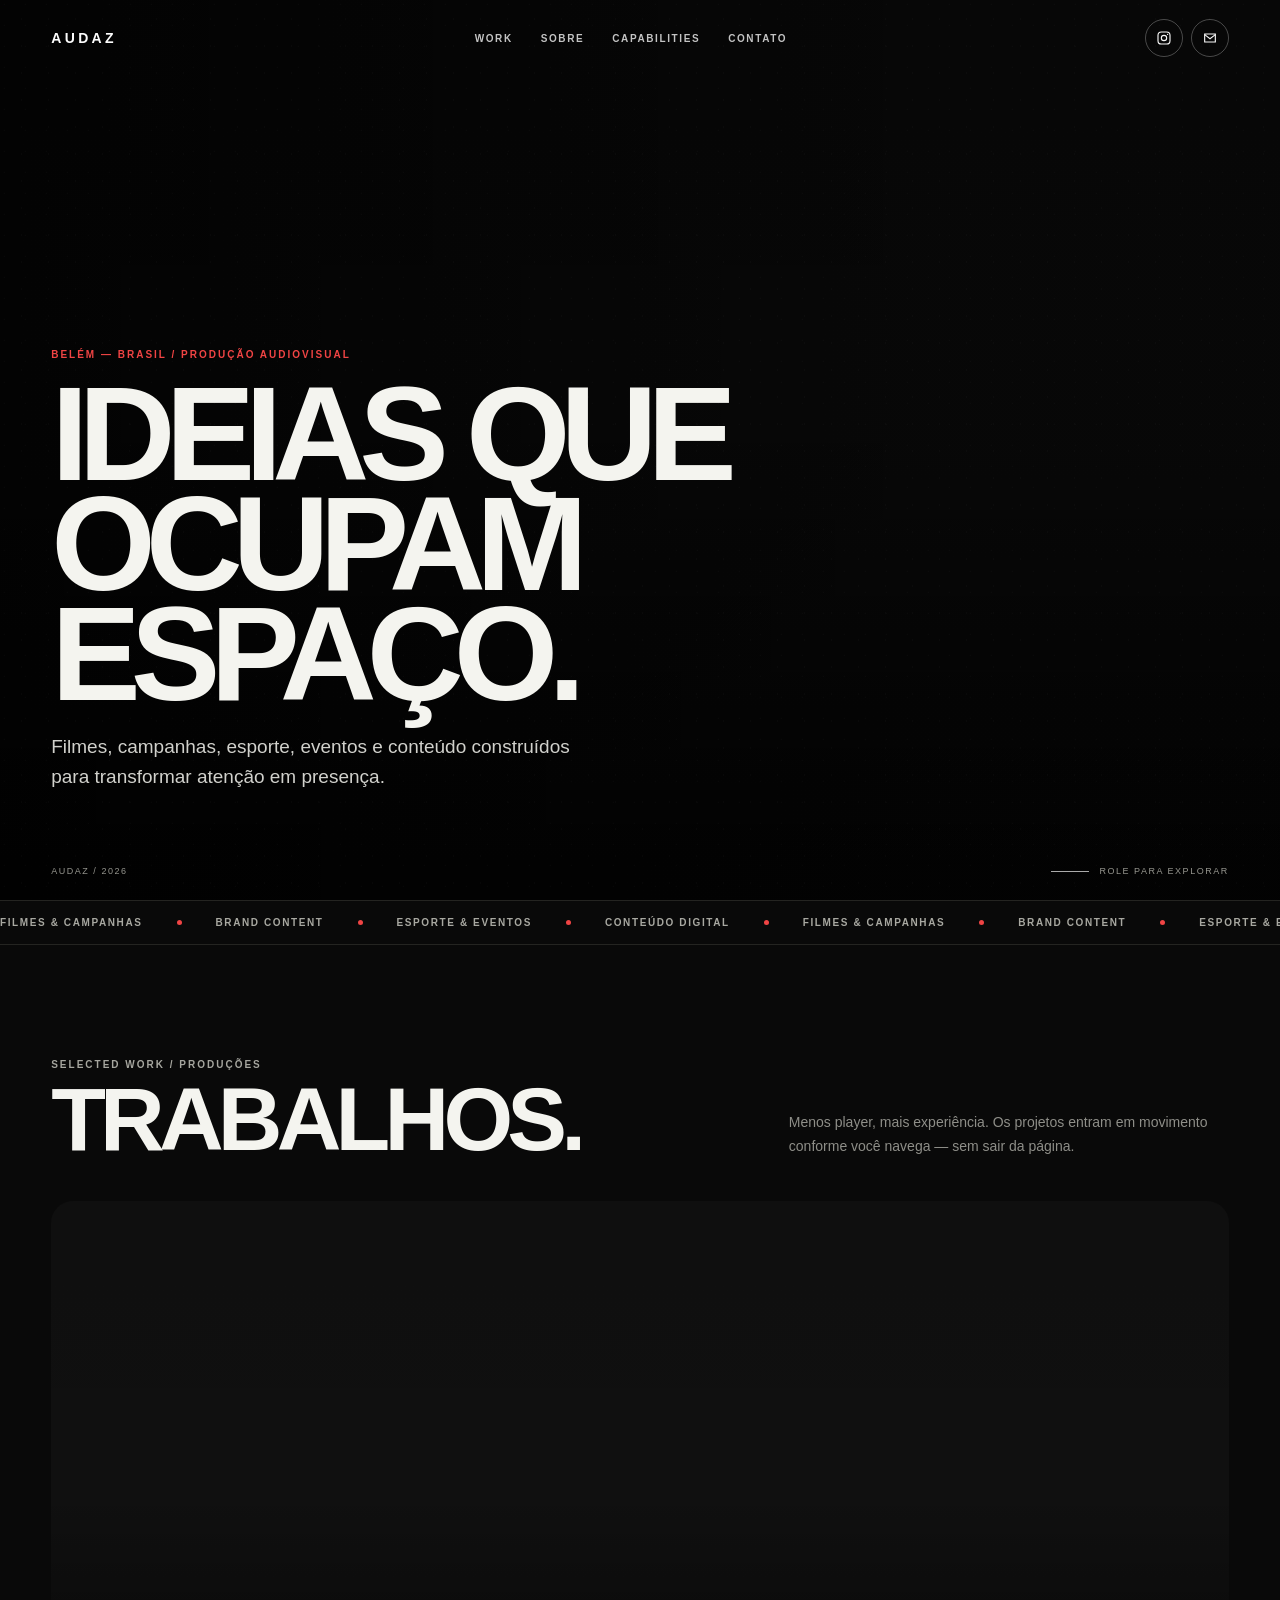
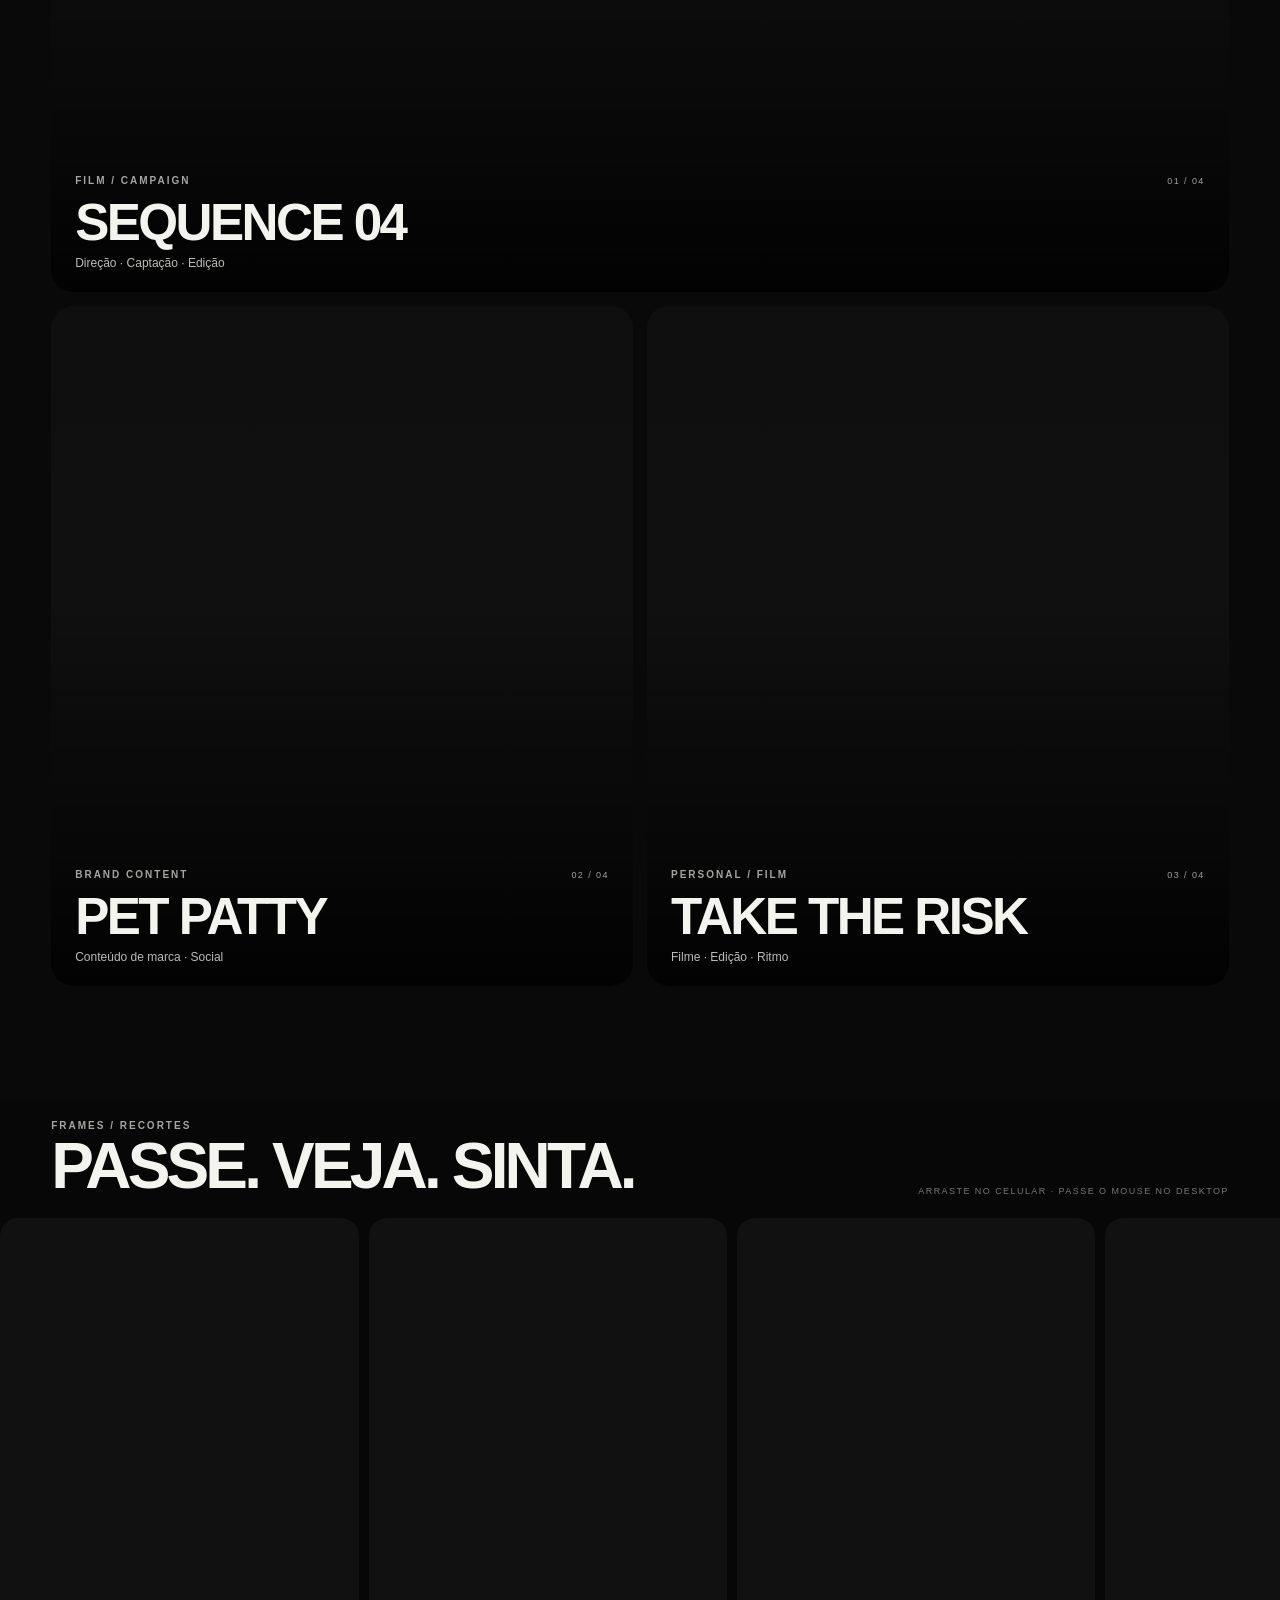
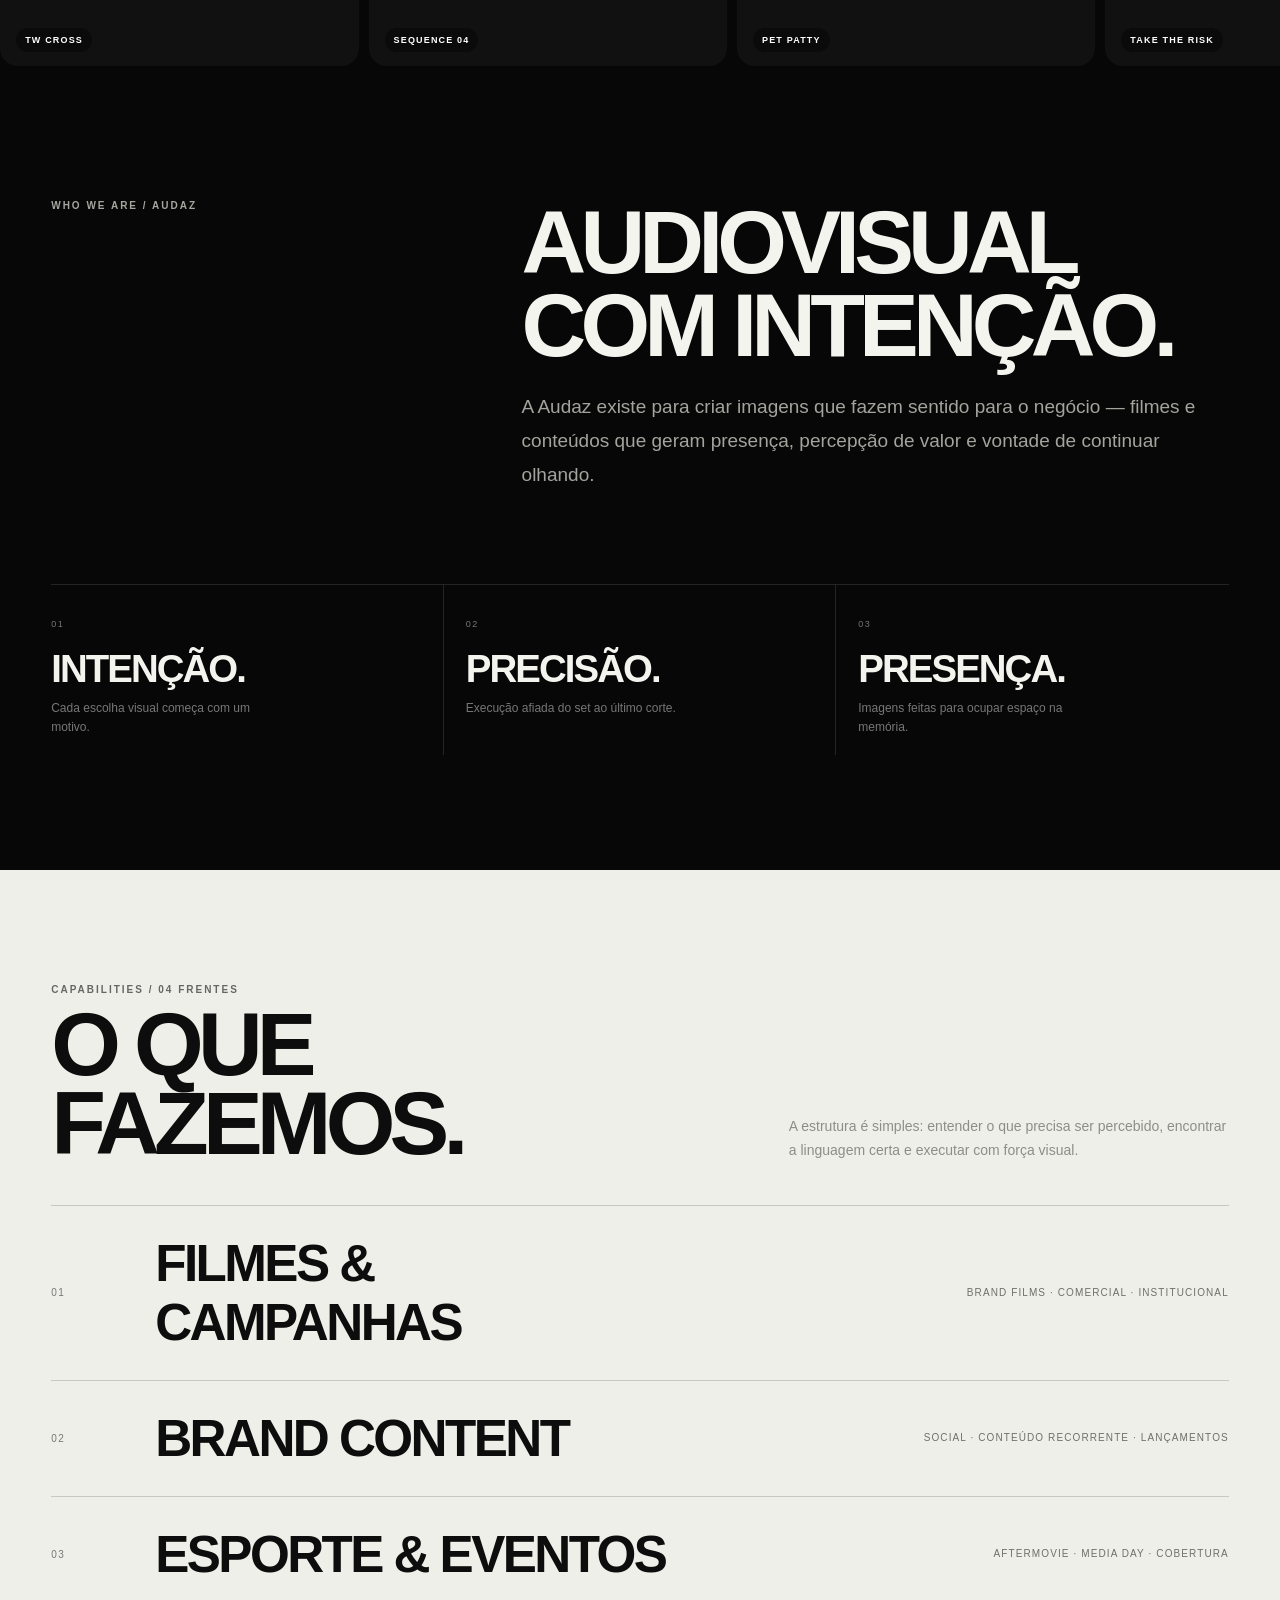
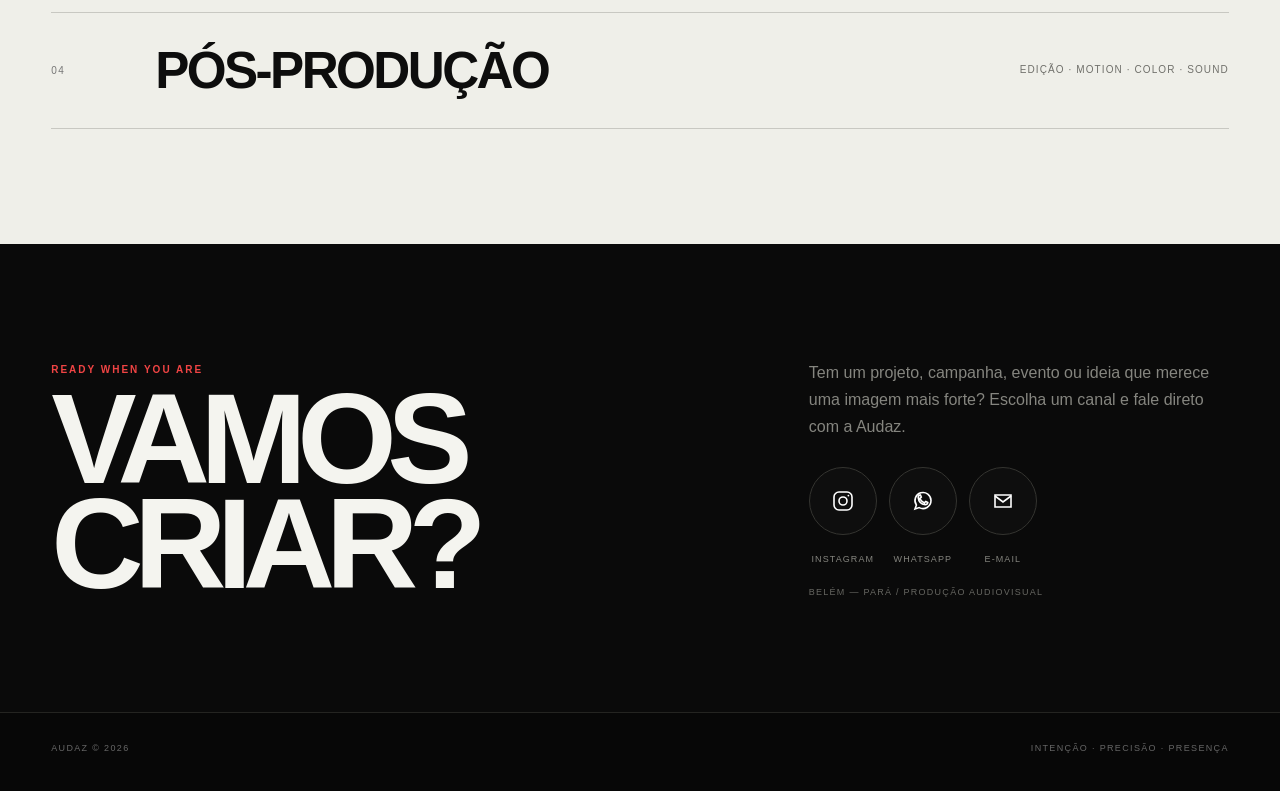
<file: v2/index.html>
<!doctype html><html lang="pt-BR"><head><meta charset="utf-8" /><meta name="viewport" content="width=device-width, initial-scale=1" /><meta name="theme-color" content="#070707" /><meta name="description" content="AUDAZ — filmes, campanhas, esporte, eventos e conteúdo audiovisual." /><title>AUDAZ — Portfolio V2</title><link rel="stylesheet" href="styles.css"></head><body><div class="noise" aria-hidden="true"></div><header class="header"><a class="brand" href="#top" aria-label="AUDAZ — início">AUDAZ</a><nav class="nav" aria-label="Navegação principal"><a href="#work">Work</a><a href="#about">Sobre</a><a href="#capabilities">Capabilities</a><a href="#contact">Contato</a></nav><div class="social-mini"><a class="icon-link" href="https://instagram.com/osilasmerces" target="_blank" rel="noreferrer" aria-label="Instagram"><svg viewBox="0 0 24 24" fill="none" stroke="currentColor" stroke-width="1.7"><rect x="3" y="3" width="18" height="18" rx="5"/><circle cx="12" cy="12" r="4"/><circle cx="17.4" cy="6.6" r=".9" fill="currentColor" stroke="none"/></svg><span class="tip">Instagram</span></a><a class="icon-link" href="mailto:produtoraaudaz@gmail.com" aria-label="E-mail"><svg viewBox="0 0 24 24" fill="none" stroke="currentColor" stroke-width="1.7"><path d="M4 6h16v12H4z"/><path d="m4 7 8 6 8-6"/></svg><span class="tip">E-mail</span></a><button class="menu-btn" id="menuBtn" type="button" aria-label="Abrir menu" aria-expanded="false"><span></span></button></div></header><div class="mobile-menu" id="mobileMenu" aria-hidden="true"><a href="#work">Work</a><a href="#about">Sobre</a><a href="#capabilities">Capabilities</a><a href="#contact">Contato</a><div class="mobile-socials"><a class="icon-link" href="https://instagram.com/osilasmerces" target="_blank" rel="noreferrer" aria-label="Instagram"><svg viewBox="0 0 24 24" fill="none" stroke="currentColor" stroke-width="1.7"><rect x="3" y="3" width="18" height="18" rx="5"/><circle cx="12" cy="12" r="4"/><circle cx="17.4" cy="6.6" r=".9" fill="currentColor" stroke="none"/></svg></a><a class="icon-link" href="mailto:produtoraaudaz@gmail.com" aria-label="E-mail"><svg viewBox="0 0 24 24" fill="none" stroke="currentColor" stroke-width="1.7"><path d="M4 6h16v12H4z"/><path d="m4 7 8 6 8-6"/></svg></a></div></div><main id="top"><section class="hero"><div class="hero-video"><video autoplay muted loop playsinline preload="auto" src="../assets/video/tw-cross-hero.mp4"></video></div><div class="hero-shade"></div><div class="hero-copy"><div class="eyebrow red">Belém — Brasil / Produção audiovisual</div><h1>IDEIAS QUE<br>OCUPAM ESPAÇO.</h1><p class="hero-lead">Filmes, campanhas, esporte, eventos e conteúdo construídos para transformar atenção em presença.</p></div><div class="hero-bottom"><span>AUDAZ / 2026</span><span class="scroll-mark">Role para explorar</span></div></section><div class="ticker" aria-hidden="true"><div class="ticker-track"><span class="ticker-item">FILMES & CAMPANHAS <i class="ticker-dot"></i></span><span class="ticker-item">BRAND CONTENT <i class="ticker-dot"></i></span><span class="ticker-item">ESPORTE & EVENTOS <i class="ticker-dot"></i></span><span class="ticker-item">CONTEÚDO DIGITAL <i class="ticker-dot"></i></span><span class="ticker-item">FILMES & CAMPANHAS <i class="ticker-dot"></i></span><span class="ticker-item">BRAND CONTENT <i class="ticker-dot"></i></span><span class="ticker-item">ESPORTE & EVENTOS <i class="ticker-dot"></i></span><span class="ticker-item">CONTEÚDO DIGITAL <i class="ticker-dot"></i></span></div></div><section class="section work" id="work"><div class="section-head"><div><div class="eyebrow">Selected Work / Produções</div><h2>TRABALHOS.</h2></div><p class="section-intro">Menos player, mais experiência. Os projetos entram em movimento conforme você navega — sem sair da página.</p></div><div class="work-grid"><article class="work-card wide" data-card><div class="work-media"><video muted loop playsinline preload="metadata" src="../assets/video/sequence-04.mp4"></video></div><div class="work-overlay"></div><div class="hover-dot">MOVE</div><div class="work-meta"><div><div class="eyebrow">Film / Campaign</div><h3>SEQUENCE 04</h3><p>Direção · Captação · Edição</p></div><span class="work-num">01 / 04</span></div></article><article class="work-card" data-card><div class="work-media"><video muted loop playsinline preload="metadata" src="../assets/video/pet-patty.mp4"></video></div><div class="work-overlay"></div><div class="hover-dot">MOVE</div><div class="work-meta"><div><div class="eyebrow">Brand Content</div><h3>PET PATTY</h3><p>Conteúdo de marca · Social</p></div><span class="work-num">02 / 04</span></div></article><article class="work-card" data-card><div class="work-media"><video muted loop playsinline preload="metadata" src="../assets/video/take-the-risk.mp4"></video></div><div class="work-overlay"></div><div class="hover-dot">MOVE</div><div class="work-meta"><div><div class="eyebrow">Personal / Film</div><h3>TAKE THE RISK</h3><p>Filme · Edição · Ritmo</p></div><span class="work-num">03 / 04</span></div></article></div></section><section class="frames" aria-label="Recortes dos trabalhos"><div class="frame-head"><div><div class="eyebrow">Frames / Recortes</div><h2>PASSE. VEJA. SINTA.</h2></div><div class="frame-hint">Arraste no celular · Passe o mouse no desktop</div></div><div class="frame-rail"><div class="frame-tile"><video muted loop playsinline preload="metadata" data-preview=".6" src="../assets/video/tw-cross-hero.mp4"></video><span class="frame-label">TW Cross</span></div><div class="frame-tile"><video muted loop playsinline preload="metadata" data-preview=".9" src="../assets/video/sequence-04.mp4"></video><span class="frame-label">Sequence 04</span></div><div class="frame-tile"><video muted loop playsinline preload="metadata" data-preview=".5" src="../assets/video/pet-patty.mp4"></video><span class="frame-label">Pet Patty</span></div><div class="frame-tile"><video muted loop playsinline preload="metadata" data-preview=".4" src="../assets/video/take-the-risk.mp4"></video><span class="frame-label">Take the Risk</span></div><div class="frame-tile"><video muted loop playsinline preload="metadata" data-preview=".8" src="../assets/video/pilula-02.mp4"></video><span class="frame-label">Pílula 02</span></div></div></section><section class="section" id="about"><div class="about-grid"><div class="eyebrow">Who we are / AUDAZ</div><div><h2 class="about-big">AUDIOVISUAL<br>COM INTENÇÃO.</h2><p class="about-copy">A Audaz existe para criar imagens que fazem sentido para o negócio — filmes e conteúdos que geram presença, percepção de valor e vontade de continuar olhando.</p></div></div><div class="pillars"><article class="pillar"><span class="pillar-num">01</span><h3>INTENÇÃO.</h3><p>Cada escolha visual começa com um motivo.</p></article><article class="pillar"><span class="pillar-num">02</span><h3>PRECISÃO.</h3><p>Execução afiada do set ao último corte.</p></article><article class="pillar"><span class="pillar-num">03</span><h3>PRESENÇA.</h3><p>Imagens feitas para ocupar espaço na memória.</p></article></div></section><section class="section cap" id="capabilities"><div class="section-head"><div><div class="eyebrow">Capabilities / 04 frentes</div><h2>O QUE<br>FAZEMOS.</h2></div><p class="section-intro">A estrutura é simples: entender o que precisa ser percebido, encontrar a linguagem certa e executar com força visual.</p></div><div class="cap-list"><div class="cap-row"><span class="cap-num">01</span><span class="cap-title">FILMES & CAMPANHAS</span><span class="cap-tags">Brand films · Comercial · Institucional</span></div><div class="cap-row"><span class="cap-num">02</span><span class="cap-title">BRAND CONTENT</span><span class="cap-tags">Social · Conteúdo recorrente · Lançamentos</span></div><div class="cap-row"><span class="cap-num">03</span><span class="cap-title">ESPORTE & EVENTOS</span><span class="cap-tags">Aftermovie · Media Day · Cobertura</span></div><div class="cap-row"><span class="cap-num">04</span><span class="cap-title">PÓS-PRODUÇÃO</span><span class="cap-tags">Edição · Motion · Color · Sound</span></div></div></section><section class="section contact" id="contact"><div class="contact-wrap"><div><div class="eyebrow red">Ready when you are</div><h2>VAMOS<br>CRIAR?</h2></div><div class="contact-side"><p>Tem um projeto, campanha, evento ou ideia que merece uma imagem mais forte? Escolha um canal e fale direto com a Audaz.</p><div class="contact-icons"><a class="contact-icon" href="https://instagram.com/osilasmerces" target="_blank" rel="noreferrer" aria-label="Abrir Instagram"><svg viewBox="0 0 24 24" fill="none" stroke="currentColor" stroke-width="1.6"><rect x="3" y="3" width="18" height="18" rx="5"/><circle cx="12" cy="12" r="4"/><circle cx="17.4" cy="6.6" r=".9" fill="currentColor" stroke="none"/></svg><span>Instagram</span></a><button class="contact-icon whatsapp-pending" id="whatsBtn" type="button" aria-label="WhatsApp"><svg viewBox="0 0 24 24" fill="none" stroke="currentColor" stroke-width="1.6"><path d="M20 11.6a8 8 0 0 1-11.8 7L4 20l1.4-4A8 8 0 1 1 20 11.6Z"/><path d="M9 8.5c.3 2.7 1.8 4.3 4.5 5.3l1.3-1.3 2 .9c-.2 1.4-1.2 2.2-2.6 2.2-3.8-.4-6.6-3.2-7-7 0-1.4.8-2.4 2.2-2.6l.9 2-1.3 1.5Z"/></svg><span>WhatsApp</span></button><a class="contact-icon" href="mailto:produtoraaudaz@gmail.com" aria-label="Enviar e-mail"><svg viewBox="0 0 24 24" fill="none" stroke="currentColor" stroke-width="1.6"><path d="M4 6h16v12H4z"/><path d="m4 7 8 6 8-6"/></svg><span>E-mail</span></a></div><div class="contact-note">Belém — Pará / Produção audiovisual</div></div></div></section></main><footer><span>AUDAZ © 2026</span><span>INTENÇÃO · PRECISÃO · PRESENÇA</span></footer><div class="toast" id="toast">Adicione seu número do WhatsApp nesta V2</div><script src="app.js"></script></body></html>
</file>
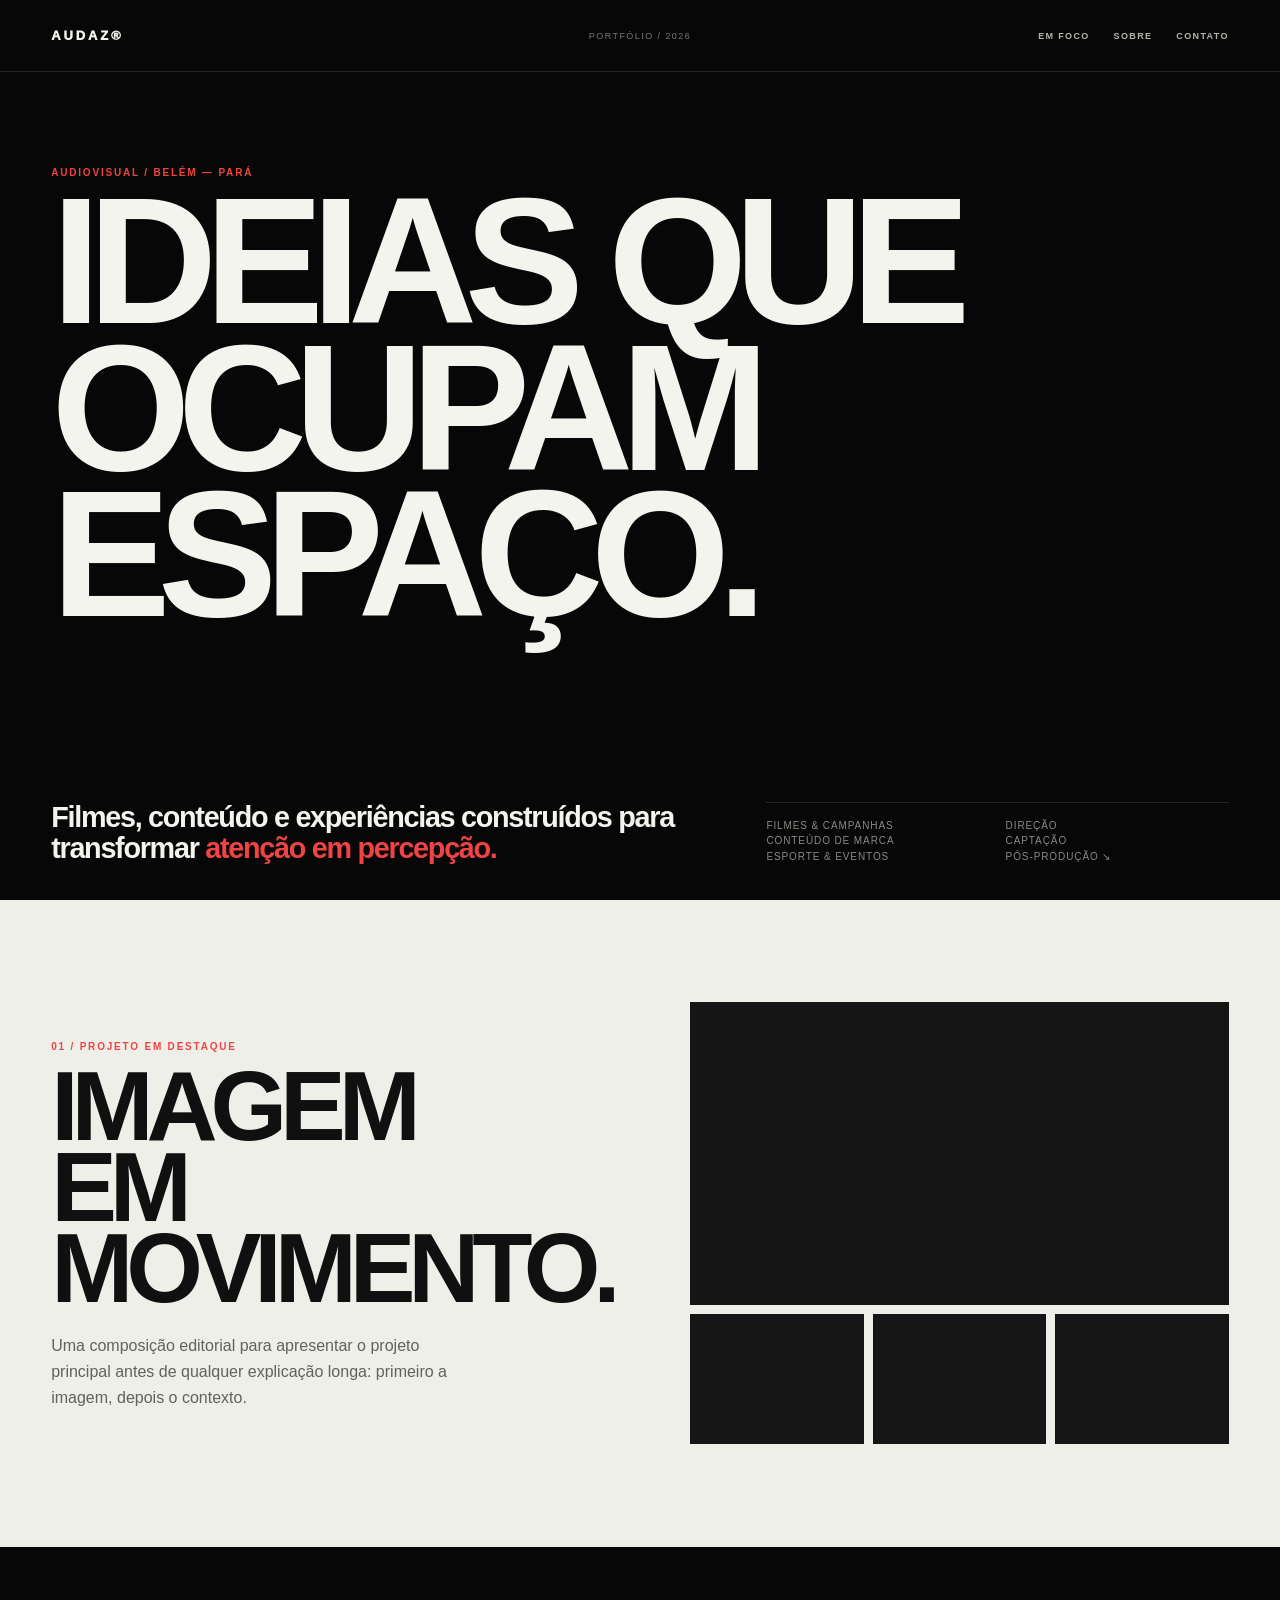
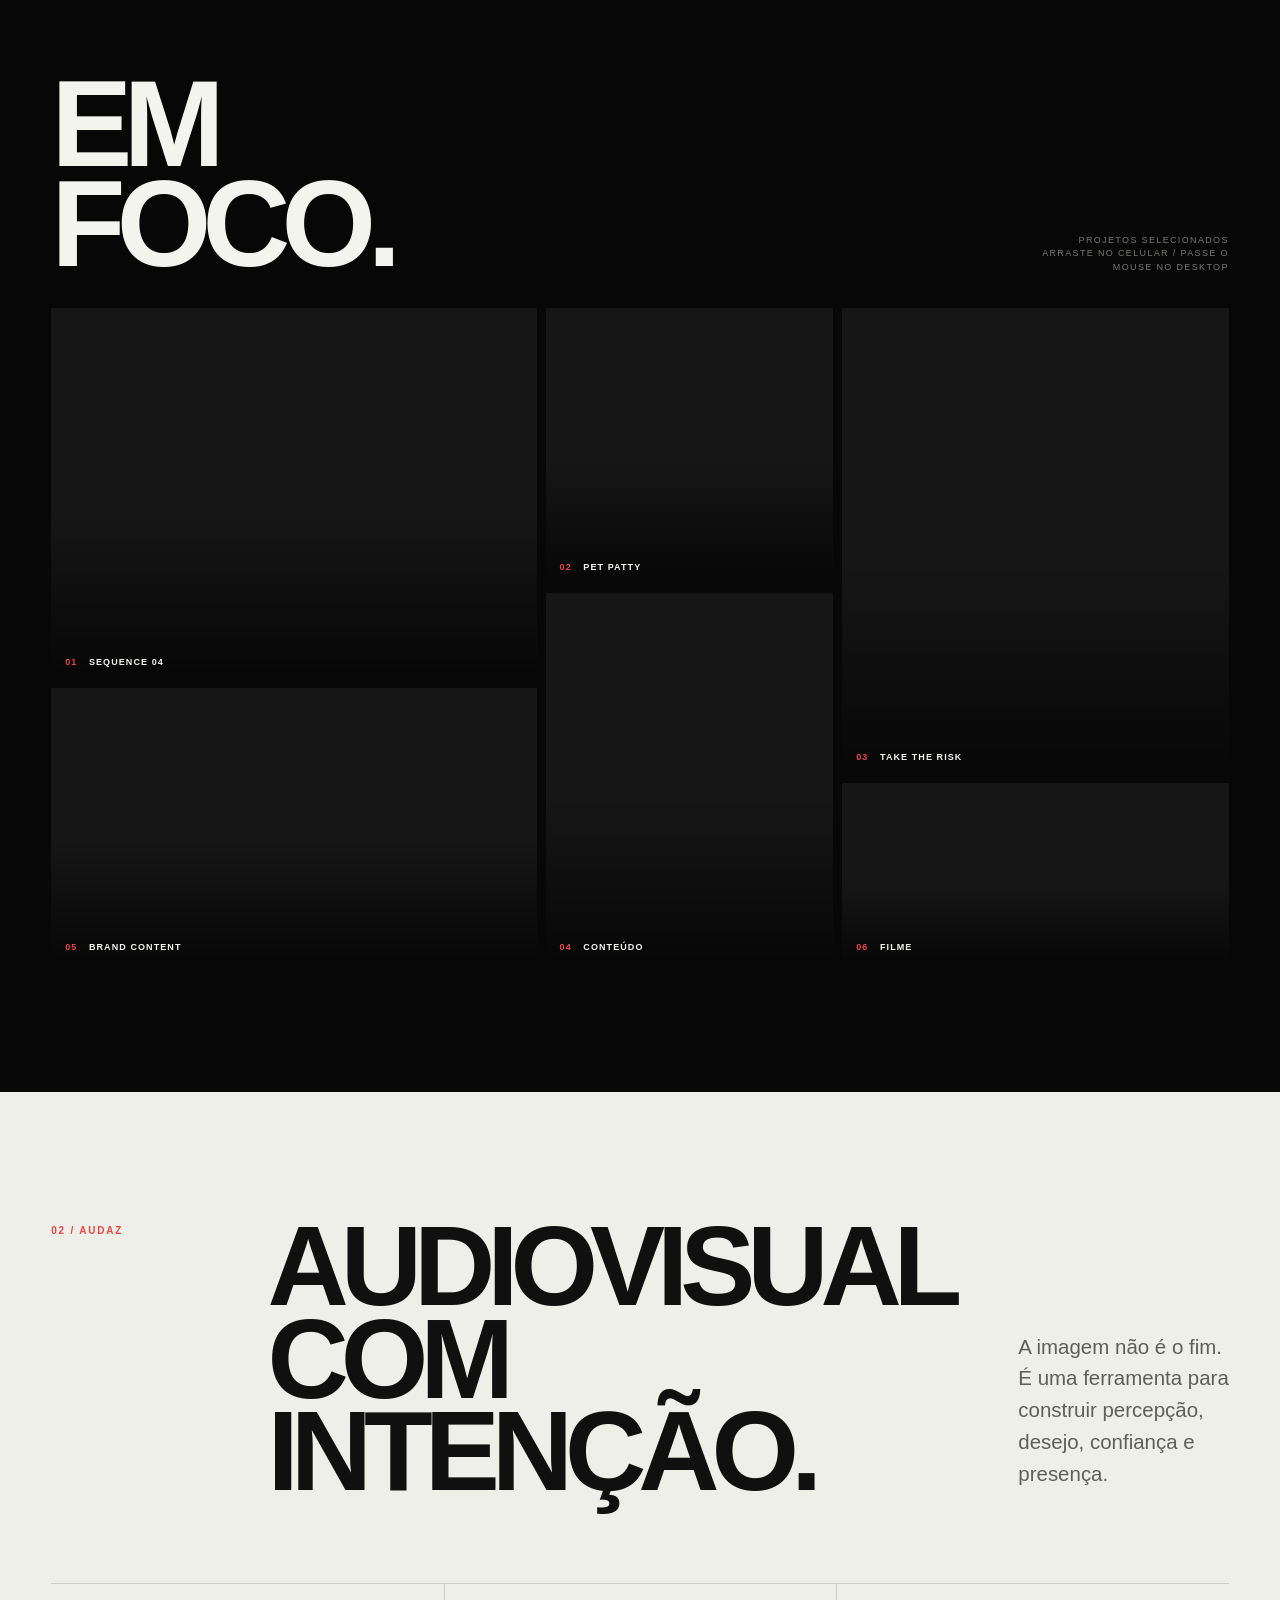
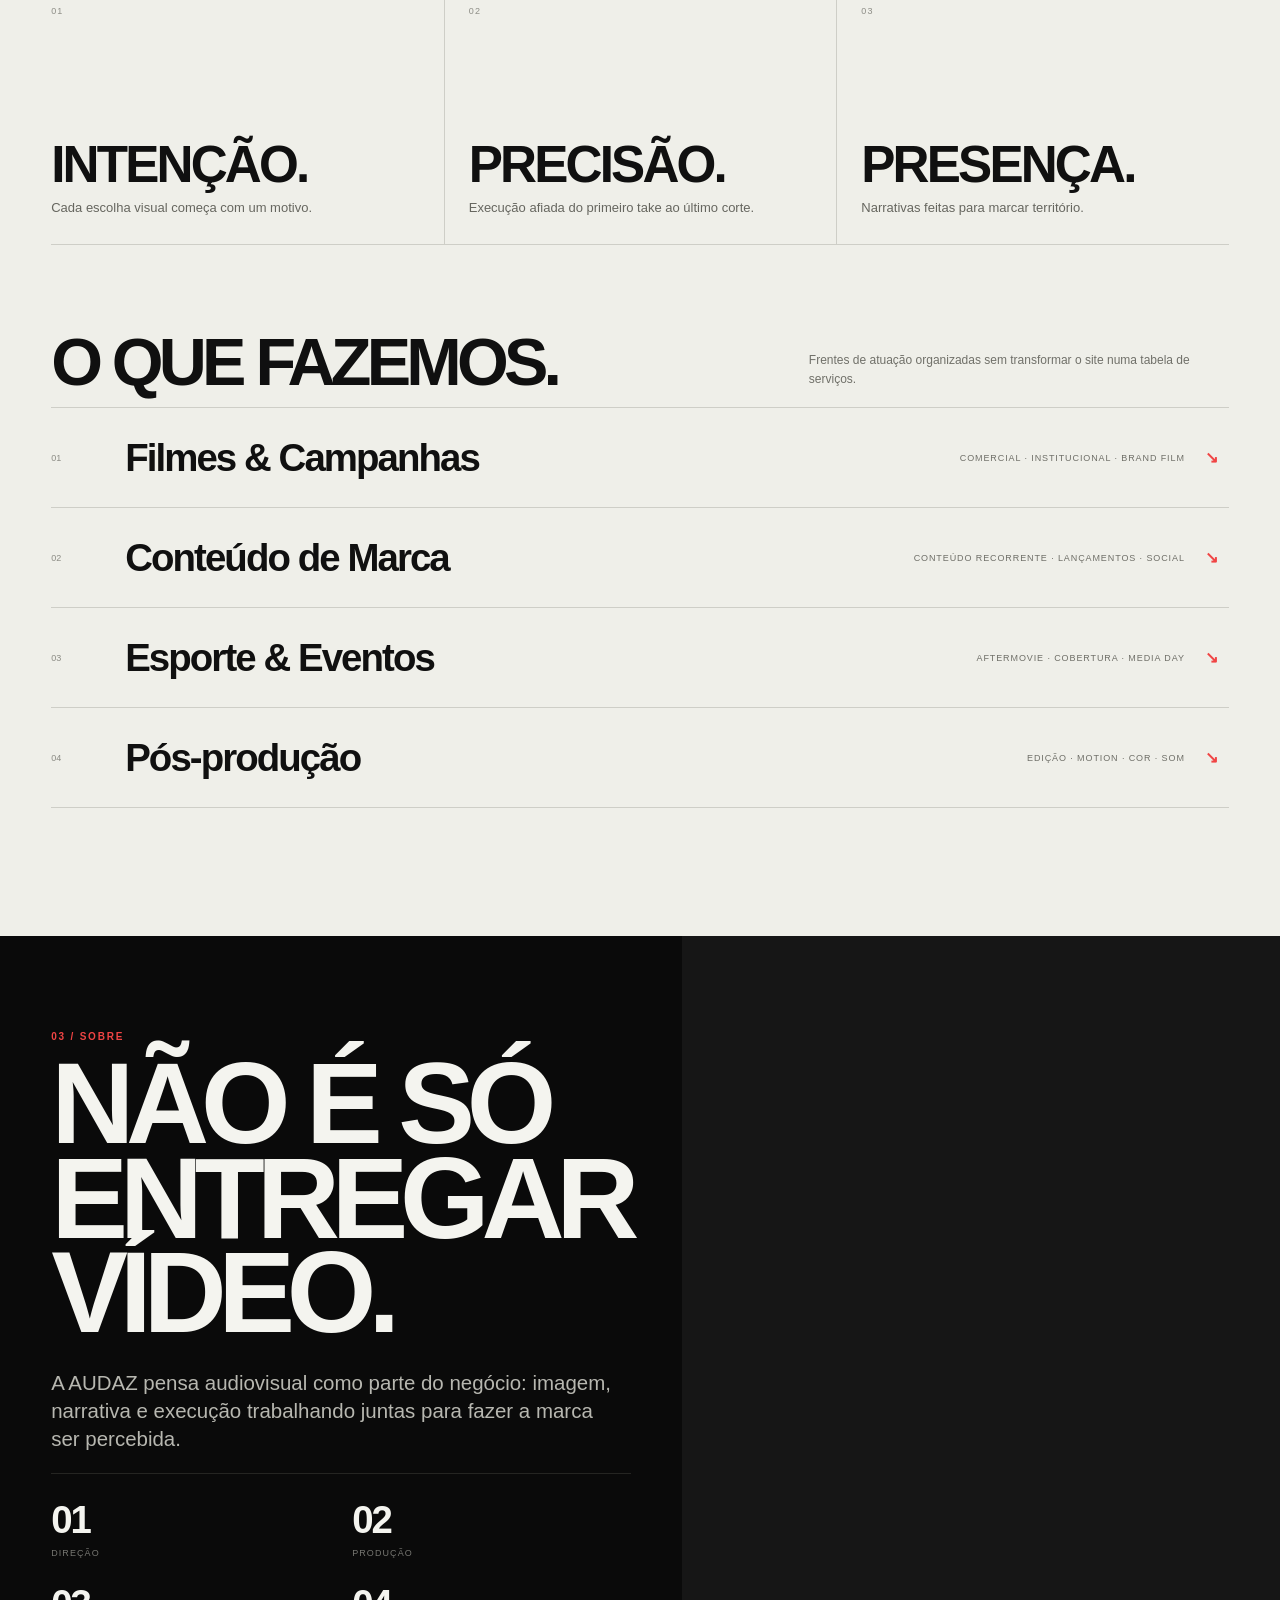
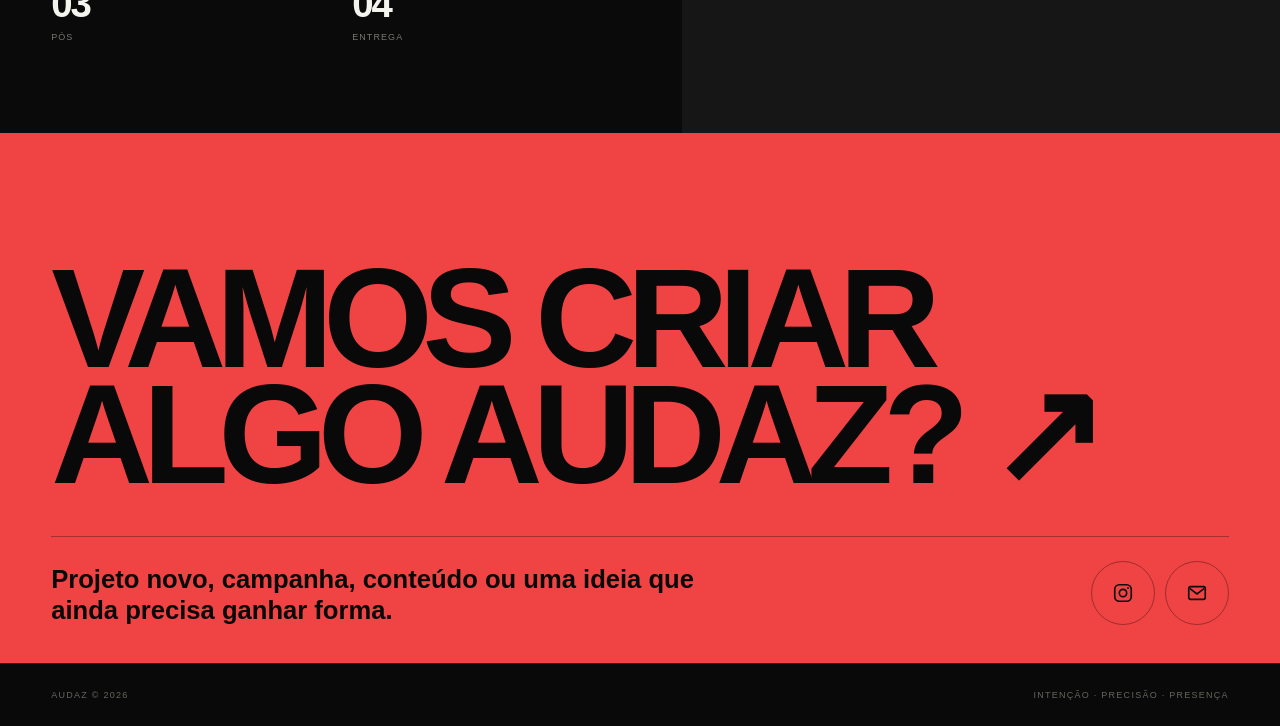
<file: audaz-editorial-teste.html>
<!doctype html>
<html lang="pt-BR">
<head>
<meta charset="utf-8">
<meta name="viewport" content="width=device-width,initial-scale=1,viewport-fit=cover">
<meta name="theme-color" content="#070707">
<meta name="description" content="AUDAZ — portfólio editorial teste.">
<title>AUDAZ — Editorial Portfolio Teste</title>
<style>
:root{--bg:#070707;--black:#0b0b0b;--paper:#efefe9;--white:#f4f4ef;--muted:#8e8e88;--line:#252522;--paperline:#cecec7;--accent:#f04444;--pad:clamp(18px,4vw,60px);--ease:cubic-bezier(.2,.7,.2,1)}
*{box-sizing:border-box}html{width:100%;max-width:100%;scroll-behavior:smooth;background:var(--bg);overflow-x:hidden}body{width:100%;max-width:100%;margin:0;background:var(--bg);color:var(--white);font-family:Inter,ui-sans-serif,-apple-system,BlinkMacSystemFont,"Helvetica Neue",Arial,sans-serif;-webkit-font-smoothing:antialiased;overflow-x:hidden}a{color:inherit;text-decoration:none}img,video{display:block;width:100%;max-width:100%}button{font:inherit}.page{width:100%;max-width:100%;overflow:hidden}.display{font-weight:900;letter-spacing:-.072em;line-height:.82;text-transform:uppercase}.eyebrow{font-size:10px;letter-spacing:.18em;text-transform:uppercase;font-weight:800;color:#9b9b95}.eyebrow.red{color:var(--accent)}
.topbar{width:100%;height:72px;padding:0 var(--pad);display:grid;grid-template-columns:1fr auto 1fr;align-items:center;border-bottom:1px solid var(--line);position:relative;z-index:20;background:var(--bg)}.brand{font-weight:950;letter-spacing:.22em;font-size:13px}.topbar .center{font-size:9px;letter-spacing:.16em;text-transform:uppercase;color:#777772}.topbar nav{justify-self:end;display:flex;gap:24px}.topbar nav a{font-size:9px;font-weight:800;letter-spacing:.15em;text-transform:uppercase;color:#b4b4ae}.topbar nav a:hover{color:#fff}
.hero{width:100%;min-height:calc(100svh - 72px);padding:clamp(46px,7vw,96px) var(--pad) 36px;display:grid;grid-template-rows:auto 1fr auto;position:relative;background:var(--bg)}.hero h1{font-size:clamp(70px,14vw,215px);margin:8px 0 0;max-width:1280px}.hero-bottom{display:grid;grid-template-columns:1.15fr .85fr;gap:clamp(28px,7vw,100px);align-items:end;margin-top:clamp(46px,8vw,100px)}.hero-copy{font-size:clamp(19px,2.25vw,34px);line-height:1.08;max-width:760px;font-weight:800;letter-spacing:-.045em}.hero-copy strong{color:var(--accent)}.hero-meta{display:grid;grid-template-columns:1fr 1fr;gap:16px;border-top:1px solid var(--line);padding-top:15px;color:#898983;font-size:10px;line-height:1.55;text-transform:uppercase;letter-spacing:.09em}
.feature{width:100%;background:var(--paper);color:#101010;padding:clamp(72px,8vw,120px) var(--pad);display:grid;grid-template-columns:.72fr 1.28fr;gap:clamp(30px,6vw,88px);align-items:center}.feature h2{font-size:clamp(58px,7.7vw,126px);margin:12px 0 24px}.feature-copy p{max-width:430px;color:#62625d;line-height:1.62;margin:0}.feature-copy .eyebrow{color:#777771}.feature-copy .eyebrow.red{color:var(--accent)}.media-main{aspect-ratio:16/9;overflow:hidden;background:#151515}.media-main video,.mini video{height:100%;object-fit:cover;filter:saturate(.92) contrast(1.05)}.mini-grid{display:grid;grid-template-columns:repeat(3,1fr);gap:9px;margin-top:9px}.mini{aspect-ratio:4/3;overflow:hidden;background:#161616;position:relative}.mini:after{content:"";position:absolute;inset:0;border:1px solid rgba(0,0,0,.08);pointer-events:none}
.selected{width:100%;background:var(--bg);color:var(--white);padding:clamp(88px,10vw,150px) var(--pad)}.selected-head{display:flex;justify-content:space-between;align-items:end;gap:28px;margin-bottom:34px}.selected h2{font-size:clamp(62px,9.5vw,154px);margin:0}.selected small{font-size:9px;letter-spacing:.15em;text-transform:uppercase;color:#777772;max-width:220px;line-height:1.5;text-align:right}.mosaic{display:grid;grid-template-columns:repeat(12,minmax(0,1fr));grid-auto-rows:86px;gap:9px;width:100%}.work{position:relative;overflow:hidden;background:#161616;cursor:pointer;min-width:0}.work:nth-child(1){grid-column:span 5;grid-row:span 4}.work:nth-child(2){grid-column:span 3;grid-row:span 3}.work:nth-child(3){grid-column:span 4;grid-row:span 5}.work:nth-child(4){grid-column:span 3;grid-row:span 4}.work:nth-child(5){grid-column:span 5;grid-row:span 3}.work:nth-child(6){grid-column:span 4;grid-row:span 2}.work video{height:100%;object-fit:cover;filter:grayscale(1) brightness(.62) contrast(1.08);transform:scale(1.01);transition:filter .35s ease,transform .7s var(--ease)}.work:hover video,.work.active video{filter:grayscale(0) brightness(.9);transform:scale(1.045)}.work:after{content:"";position:absolute;inset:0;background:linear-gradient(to top,rgba(0,0,0,.7),transparent 45%);pointer-events:none}.work-label{position:absolute;z-index:2;left:14px;bottom:12px;font-size:9px;letter-spacing:.12em;text-transform:uppercase;font-weight:800}.work-label b{color:var(--accent);margin-right:8px}
.statement{width:100%;background:var(--paper);color:#101010;padding:clamp(80px,10vw,150px) var(--pad)}.statement-grid{display:grid;grid-template-columns:.42fr 1.1fr .58fr;gap:clamp(24px,5vw,72px);align-items:start}.statement h2{font-size:clamp(58px,8.8vw,146px);margin:0}.statement-side{align-self:end;padding-bottom:8px}.statement-side p{font-size:clamp(16px,1.6vw,22px);line-height:1.55;color:#5f5f59;margin:0}.pillars{margin-top:clamp(54px,7vw,86px);display:grid;grid-template-columns:repeat(3,1fr);border-top:1px solid var(--paperline);border-bottom:1px solid var(--paperline)}.pillar{min-height:260px;padding:22px 24px 26px 0;display:flex;flex-direction:column;justify-content:space-between}.pillar+.pillar{border-left:1px solid var(--paperline);padding-left:24px}.pillar-num{font-size:9px;letter-spacing:.13em;color:#8d8d86}.pillar h3{font-size:clamp(32px,4vw,62px);line-height:.9;letter-spacing:-.055em;margin:0}.pillar p{font-size:13px;color:#66665f;line-height:1.55;max-width:300px;margin:10px 0 0}.services{margin-top:clamp(52px,7vw,92px)}.services-title{display:flex;justify-content:space-between;gap:30px;align-items:end;margin-bottom:18px}.services-title h3{font-size:clamp(36px,5.2vw,76px);margin:0}.services-title p{max-width:420px;margin:0;color:#707069;line-height:1.6;font-size:12px}.service-list{border-top:1px solid var(--paperline)}.service{display:grid;grid-template-columns:54px 1.15fr .85fr 24px;gap:20px;align-items:center;min-height:100px;border-bottom:1px solid var(--paperline);transition:padding .25s var(--ease),background .25s}.service:hover{padding-left:12px;background:#e7e7e1}.service-num{font-size:9px;color:#8b8b84}.service strong{font-size:clamp(23px,3vw,44px);letter-spacing:-.05em;line-height:.95}.service small{justify-self:end;text-align:right;font-size:9px;text-transform:uppercase;letter-spacing:.1em;line-height:1.65;color:#6e6e67}.service .arr{color:var(--accent);font-weight:900}
.about{width:100%;display:grid;grid-template-columns:1fr 1fr;min-height:72svh;background:#0a0a0a}.about-copy{padding:clamp(50px,7vw,96px) var(--pad);display:flex;flex-direction:column;justify-content:space-between}.about-copy h2{font-size:clamp(66px,9vw,148px);margin:12px 0 30px}.about-copy p{max-width:560px;font-size:clamp(16px,1.6vw,23px);line-height:1.35;color:#b7b7b0}.stats{display:grid;grid-template-columns:repeat(2,1fr);gap:22px;border-top:1px solid var(--line);padding-top:24px}.stat strong{display:block;font-size:clamp(26px,3vw,48px);letter-spacing:-.05em}.stat span{font-size:9px;color:#777772;text-transform:uppercase;letter-spacing:.12em}.about-media{min-height:580px;overflow:hidden;background:#161616}.about-media video{height:100%;object-fit:cover;filter:grayscale(1) contrast(1.06);transition:filter .5s}.about:hover .about-media video{filter:grayscale(.25) contrast(1.04)}
.contact{width:100%;background:var(--accent);color:#090909;padding:clamp(82px,10vw,154px) var(--pad) 38px}.contact h2{font-size:clamp(68px,11vw,182px);margin:0 0 44px;max-width:1220px}.contact-row{display:grid;grid-template-columns:1.25fr .75fr;gap:40px;border-top:1px solid rgba(0,0,0,.3);padding-top:24px;align-items:end}.contact-copy{font-size:clamp(17px,2vw,28px);line-height:1.2;font-weight:800;max-width:650px}.contact-links{justify-self:end;display:flex;gap:10px;flex-wrap:wrap}.contact-link{width:64px;height:64px;border:1px solid rgba(0,0,0,.34);border-radius:50%;display:grid;place-items:center;transition:.25s var(--ease)}.contact-link:hover{background:#090909;color:#fff;transform:translateY(-4px)}.contact-link svg{width:22px;height:22px}.footer{width:100%;display:flex;justify-content:space-between;gap:18px;padding:26px var(--pad);background:#090909;color:#66665f;font-size:9px;text-transform:uppercase;letter-spacing:.14em;border-top:1px solid var(--line)}
.reveal{opacity:0;transform:translateY(24px);transition:.7s var(--ease)}.reveal.on{opacity:1;transform:none}
@media(max-width:920px){.topbar{grid-template-columns:1fr auto}.topbar .center{display:none}.hero{min-height:auto}.hero-bottom,.feature,.statement-grid,.about,.contact-row{grid-template-columns:1fr}.feature{gap:44px}.feature-copy{max-width:680px}.selected-head{align-items:start;flex-direction:column}.selected small{text-align:left}.mosaic{grid-template-columns:repeat(6,minmax(0,1fr));grid-auto-rows:78px}.work:nth-child(n){grid-column:span 3;grid-row:span 3}.work:nth-child(1),.work:nth-child(3){grid-column:span 6;grid-row:span 4}.pillars{grid-template-columns:1fr}.pillar,.pillar+.pillar{min-height:auto;padding:24px 0;border-left:0;border-bottom:1px solid var(--paperline)}.pillar:last-child{border-bottom:0}.pillar h3{margin-top:32px}.services-title{align-items:start;flex-direction:column}.service{grid-template-columns:42px 1fr 20px}.service small{grid-column:2;justify-self:start;text-align:left;padding-bottom:16px}.service .arr{grid-column:3;grid-row:1}.about-media{min-height:64svh}.contact-links{justify-self:start}}
@media(max-width:600px){:root{--pad:16px}.topbar{height:62px;padding-left:16px;padding-right:16px}.topbar nav{gap:13px}.topbar nav a:nth-child(2){display:none}.brand{font-size:12px}.hero{width:100vw;min-height:calc(100svh - 62px);padding:42px 16px 24px}.hero h1{font-size:clamp(62px,20.5vw,92px);line-height:.84;max-width:100%}.hero-bottom{margin-top:42px;gap:24px}.hero-copy{font-size:clamp(21px,6vw,28px);max-width:100%}.hero-meta{grid-template-columns:1fr 1fr;font-size:8px;gap:10px}.feature,.statement,.contact{width:100vw;padding-left:16px;padding-right:16px}.feature{padding-top:68px;padding-bottom:68px}.feature h2{font-size:clamp(54px,17vw,78px)}.feature-media{width:calc(100vw - 32px);max-width:none}.media-main{width:100%;aspect-ratio:4/3}.mini-grid{gap:6px;margin-top:6px}.selected{width:100vw;padding:74px 0 78px}.selected-head{padding:0 16px;margin-bottom:24px}.selected h2{font-size:clamp(56px,18vw,86px)}.mosaic{display:flex;width:100vw;overflow-x:auto;scroll-snap-type:x mandatory;overscroll-behavior-x:contain;gap:10px;padding:0 16px 12px;scroll-padding-left:16px;scrollbar-width:none}.mosaic::-webkit-scrollbar{display:none}.work:nth-child(n){flex:0 0 calc(100vw - 32px);height:64svh;min-height:430px;max-height:650px;scroll-snap-align:center}.work-label{left:16px;bottom:15px;font-size:9px}.statement{padding-top:74px;padding-bottom:76px}.statement h2{font-size:clamp(54px,17vw,82px)}.statement-side p{font-size:16px}.pillars{margin-top:44px}.pillar h3{font-size:clamp(34px,12vw,52px)}.service{min-height:88px;gap:12px}.service strong{font-size:clamp(24px,8vw,34px)}.about{width:100vw;grid-template-columns:1fr}.about-copy{padding:66px 16px 46px}.about-copy h2{font-size:clamp(60px,18vw,88px)}.about-media{width:100vw;min-height:70svh}.stats{gap:14px}.contact{padding-top:74px}.contact h2{font-size:clamp(64px,20vw,96px);margin-bottom:32px}.contact-row{gap:30px}.contact-links{width:100%;justify-content:flex-start}.contact-link{width:58px;height:58px}.footer{width:100vw;padding:24px 16px;flex-direction:column;gap:8px}.reveal{transform:translateY(16px)}}
@media(max-width:390px){.topbar nav a:first-child{display:none}.hero-meta{grid-template-columns:1fr}.work:nth-child(n){flex-basis:calc(100vw - 24px)}.mosaic{padding-left:12px;padding-right:12px;scroll-padding-left:12px}.feature,.statement,.contact{padding-left:14px;padding-right:14px}.feature-media{width:calc(100vw - 28px)}}
@media(prefers-reduced-motion:reduce){html{scroll-behavior:auto}.reveal{opacity:1;transform:none;transition:none}.work video,.contact-link{transition:none}}
</style>
</head>
<body>
<div class="page">
<header class="topbar">
  <div class="brand">AUDAZ®</div>
  <div class="center">PORTFÓLIO / 2026</div>
  <nav><a href="#work">Em foco</a><a href="#sobre">Sobre</a><a href="#contato">Contato</a></nav>
</header>
<main>
<section class="hero">
  <div><span class="eyebrow red">Audiovisual / Belém — Pará</span><h1 class="display">IDEIAS QUE<br>OCUPAM ESPAÇO.</h1></div>
  <div></div>
  <div class="hero-bottom reveal">
    <div class="hero-copy">Filmes, conteúdo e experiências construídos para transformar <strong>atenção em percepção.</strong></div>
    <div class="hero-meta"><span>Filmes & campanhas<br>Conteúdo de marca<br>Esporte & eventos</span><span>Direção<br>Captação<br>Pós-produção ↘</span></div>
  </div>
</section>
<section class="feature">
  <div class="feature-copy reveal"><span class="eyebrow red">01 / Projeto em destaque</span><h2 class="display">IMAGEM<br>EM MOVIMENTO.</h2><p>Uma composição editorial para apresentar o projeto principal antes de qualquer explicação longa: primeiro a imagem, depois o contexto.</p></div>
  <div class="feature-media reveal"><div class="media-main"><video muted loop playsinline preload="metadata" src="assets/video/sequence-04.mp4"></video></div><div class="mini-grid"><div class="mini"><video muted loop playsinline preload="metadata" src="assets/video/pet-patty.mp4"></video></div><div class="mini"><video muted loop playsinline preload="metadata" src="assets/video/take-the-risk.mp4"></video></div><div class="mini"><video muted loop playsinline preload="metadata" src="assets/video/pilula-02.mp4"></video></div></div></div>
</section>
<section class="selected" id="work">
  <div class="selected-head reveal"><h2 class="display">EM<br>FOCO.</h2><small>Projetos selecionados<br>arraste no celular / passe o mouse no desktop</small></div>
  <div class="mosaic reveal">
    <article class="work"><video muted loop playsinline preload="metadata" src="assets/video/sequence-04.mp4"></video><span class="work-label"><b>01</b> Sequence 04</span></article>
    <article class="work"><video muted loop playsinline preload="metadata" src="assets/video/pet-patty.mp4"></video><span class="work-label"><b>02</b> Pet Patty</span></article>
    <article class="work"><video muted loop playsinline preload="metadata" src="assets/video/take-the-risk.mp4"></video><span class="work-label"><b>03</b> Take the Risk</span></article>
    <article class="work"><video muted loop playsinline preload="metadata" src="assets/video/pilula-02.mp4"></video><span class="work-label"><b>04</b> Conteúdo</span></article>
    <article class="work"><video muted loop playsinline preload="metadata" src="assets/video/pet-patty.mp4"></video><span class="work-label"><b>05</b> Brand Content</span></article>
    <article class="work"><video muted loop playsinline preload="metadata" src="assets/video/sequence-04.mp4"></video><span class="work-label"><b>06</b> Filme</span></article>
  </div>
</section>
<section class="statement">
  <div class="statement-grid reveal"><div><span class="eyebrow red">02 / AUDAZ</span></div><div><h2 class="display">AUDIOVISUAL<br>COM INTENÇÃO.</h2></div><div class="statement-side"><p>A imagem não é o fim. É uma ferramenta para construir percepção, desejo, confiança e presença.</p></div></div>
  <div class="pillars reveal">
    <article class="pillar"><span class="pillar-num">01</span><div><h3 class="display">INTENÇÃO.</h3><p>Cada escolha visual começa com um motivo.</p></div></article>
    <article class="pillar"><span class="pillar-num">02</span><div><h3 class="display">PRECISÃO.</h3><p>Execução afiada do primeiro take ao último corte.</p></div></article>
    <article class="pillar"><span class="pillar-num">03</span><div><h3 class="display">PRESENÇA.</h3><p>Narrativas feitas para marcar território.</p></div></article>
  </div>
  <div class="services reveal"><div class="services-title"><h3 class="display">O QUE FAZEMOS.</h3><p>Frentes de atuação organizadas sem transformar o site numa tabela de serviços.</p></div><div class="service-list">
    <div class="service"><span class="service-num">01</span><strong>Filmes & Campanhas</strong><small>Comercial · Institucional · Brand Film</small><span class="arr">↘</span></div>
    <div class="service"><span class="service-num">02</span><strong>Conteúdo de Marca</strong><small>Conteúdo recorrente · Lançamentos · Social</small><span class="arr">↘</span></div>
    <div class="service"><span class="service-num">03</span><strong>Esporte & Eventos</strong><small>Aftermovie · Cobertura · Media Day</small><span class="arr">↘</span></div>
    <div class="service"><span class="service-num">04</span><strong>Pós-produção</strong><small>Edição · Motion · Cor · Som</small><span class="arr">↘</span></div>
  </div></div>
</section>
<section class="about" id="sobre">
  <div class="about-copy"><div class="reveal"><span class="eyebrow red">03 / Sobre</span><h2 class="display">NÃO É SÓ<br>ENTREGAR VÍDEO.</h2><p>A AUDAZ pensa audiovisual como parte do negócio: imagem, narrativa e execução trabalhando juntas para fazer a marca ser percebida.</p></div><div class="stats reveal"><div class="stat"><strong>01</strong><span>Direção</span></div><div class="stat"><strong>02</strong><span>Produção</span></div><div class="stat"><strong>03</strong><span>Pós</span></div><div class="stat"><strong>04</strong><span>Entrega</span></div></div></div>
  <div class="about-media"><video muted loop playsinline preload="metadata" src="assets/video/take-the-risk.mp4"></video></div>
</section>
<section class="contact" id="contato">
  <h2 class="display reveal">VAMOS CRIAR<br>ALGO AUDAZ? ↗</h2>
  <div class="contact-row reveal"><div class="contact-copy">Projeto novo, campanha, conteúdo ou uma ideia que ainda precisa ganhar forma.</div><div class="contact-links">
    <a class="contact-link" href="https://instagram.com/audazprodutora" target="_blank" rel="noopener" aria-label="Instagram"><svg viewBox="0 0 24 24" fill="none" stroke="currentColor" stroke-width="1.8"><rect x="3" y="3" width="18" height="18" rx="5"/><circle cx="12" cy="12" r="4"/><circle cx="17.5" cy="6.5" r="1" fill="currentColor" stroke="none"/></svg></a>
    <a class="contact-link" href="mailto:produtoraaudaz@gmail.com" aria-label="E-mail"><svg viewBox="0 0 24 24" fill="none" stroke="currentColor" stroke-width="1.8"><rect x="3" y="5" width="18" height="14" rx="2"/><path d="m4 7 8 6 8-6"/></svg></a>
  </div></div>
</section>
</main>
<footer class="footer"><span>AUDAZ © 2026</span><span>INTENÇÃO · PRECISÃO · PRESENÇA</span></footer>
</div>
<script>
const qs=(s,c=document)=>c.querySelector(s), qsa=(s,c=document)=>[...c.querySelectorAll(s)];
const io=new IntersectionObserver(es=>es.forEach(e=>{if(e.isIntersecting)e.target.classList.add('on')}),{threshold:.12});qsa('.reveal').forEach(el=>io.observe(el));
const vids=qsa('video');const vio=new IntersectionObserver(es=>es.forEach(e=>{const v=e.target;if(e.isIntersecting)v.play().catch(()=>{});else{v.pause();}}),{threshold:.25});vids.forEach(v=>{v.muted=true;vio.observe(v)});
qsa('.work').forEach(w=>{const v=qs('video',w);w.addEventListener('mouseenter',()=>{w.classList.add('active');v.play().catch(()=>{})});w.addEventListener('mouseleave',()=>w.classList.remove('active'));w.addEventListener('click',()=>{qsa('.work').forEach(x=>x.classList.remove('active'));w.classList.add('active');v.play().catch(()=>{})})});
</script>
</body>
</html>
</file>
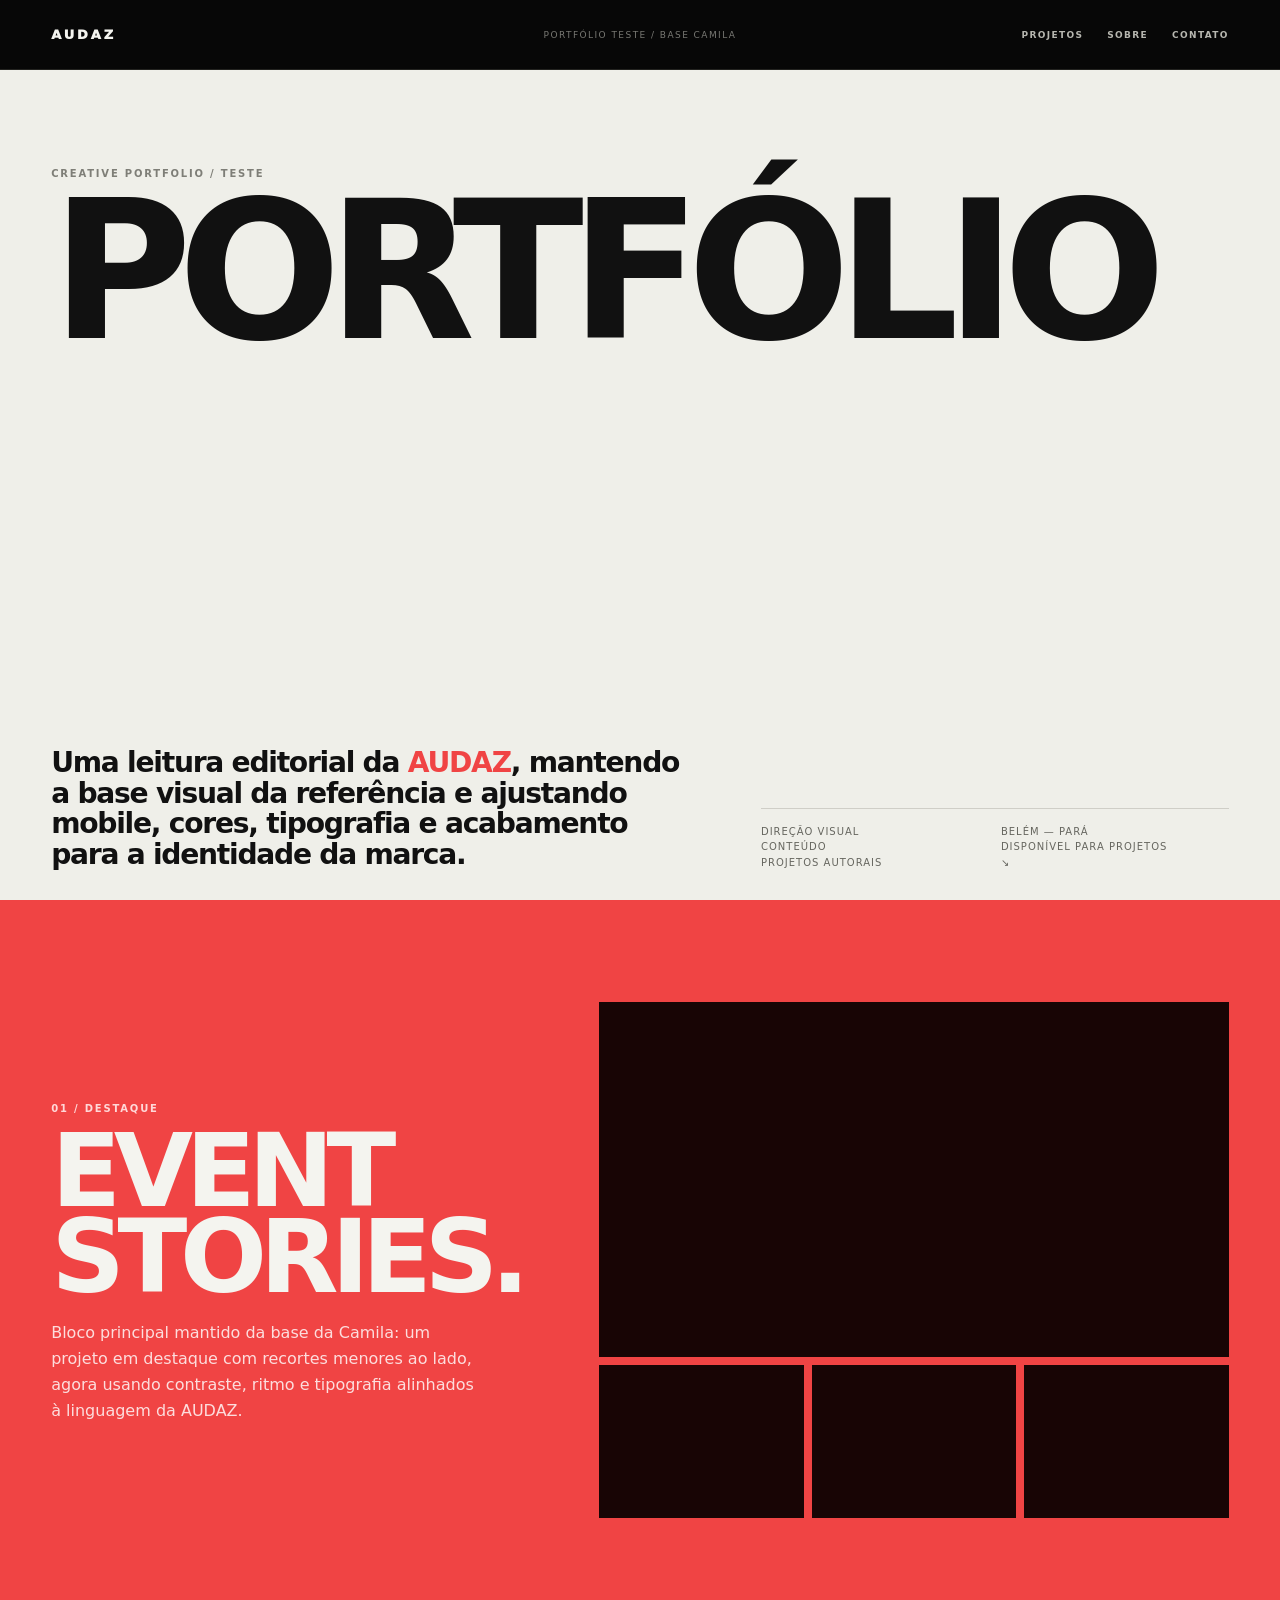
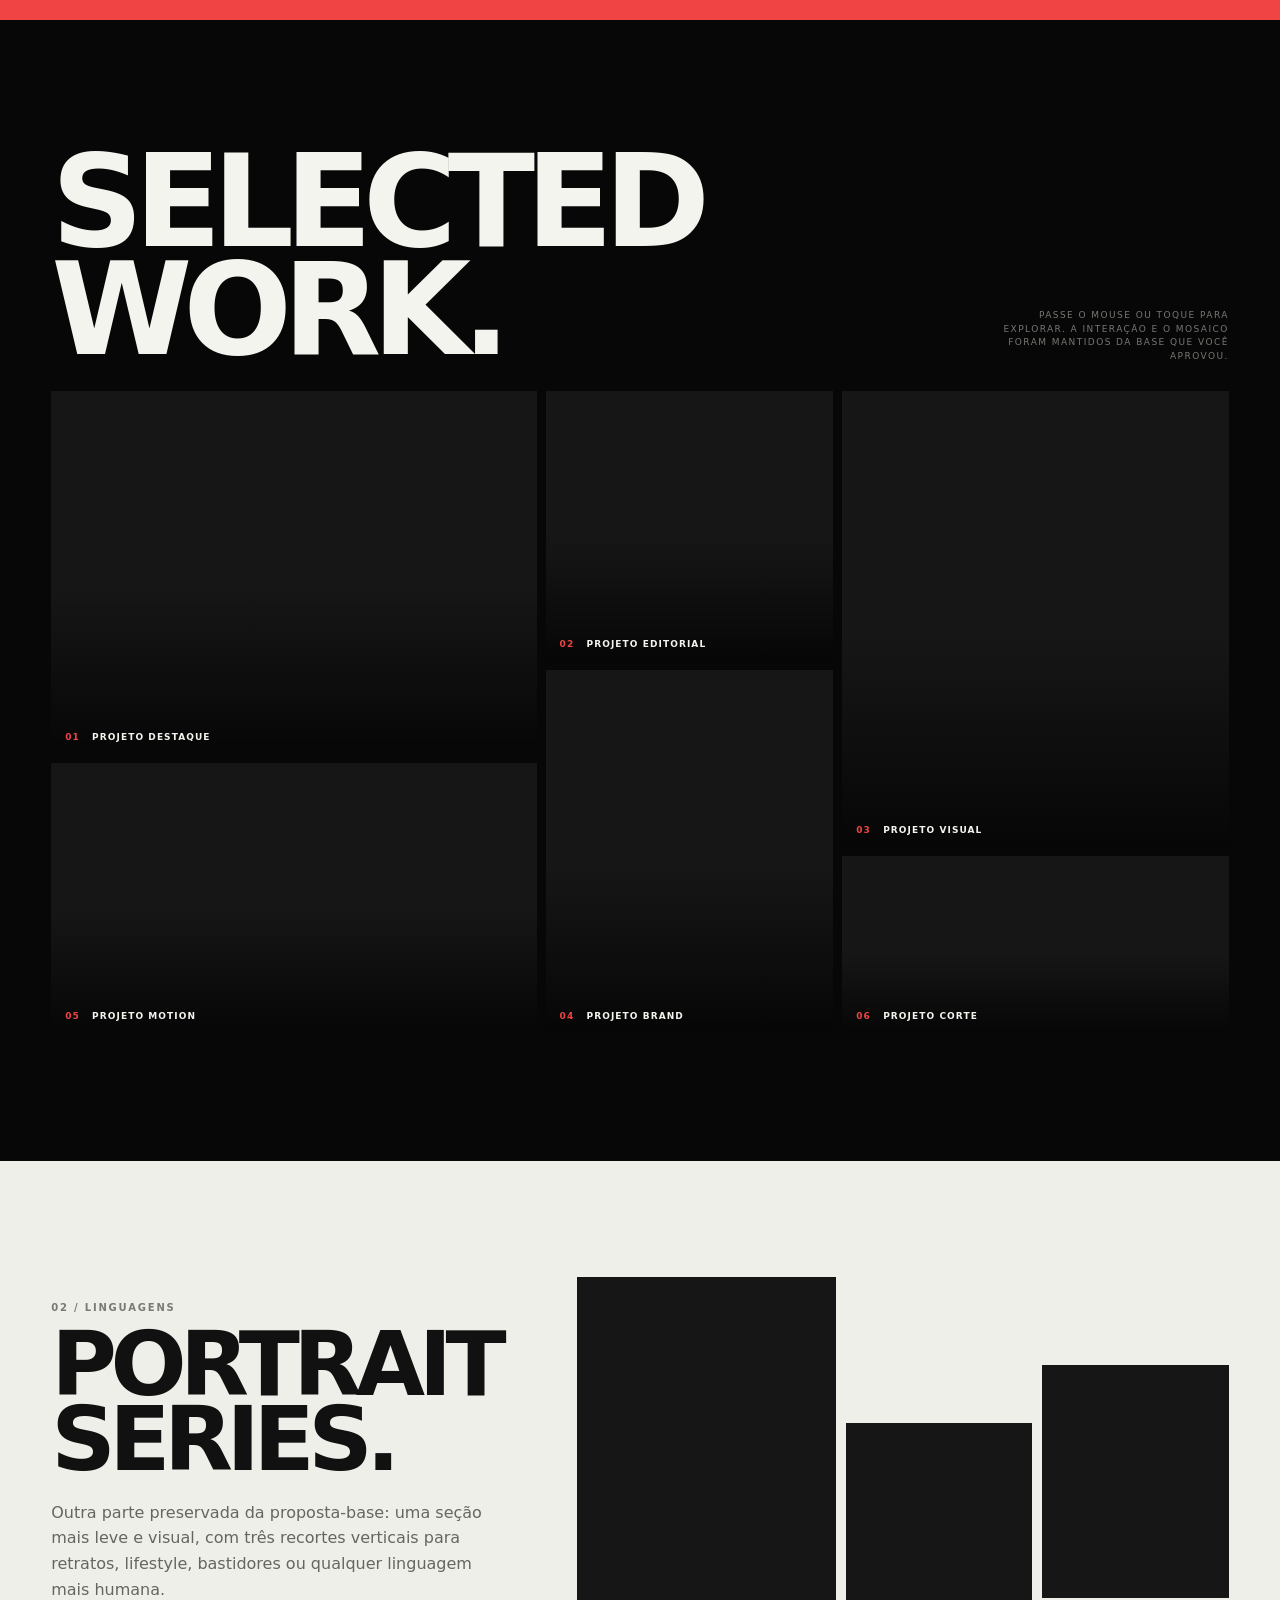
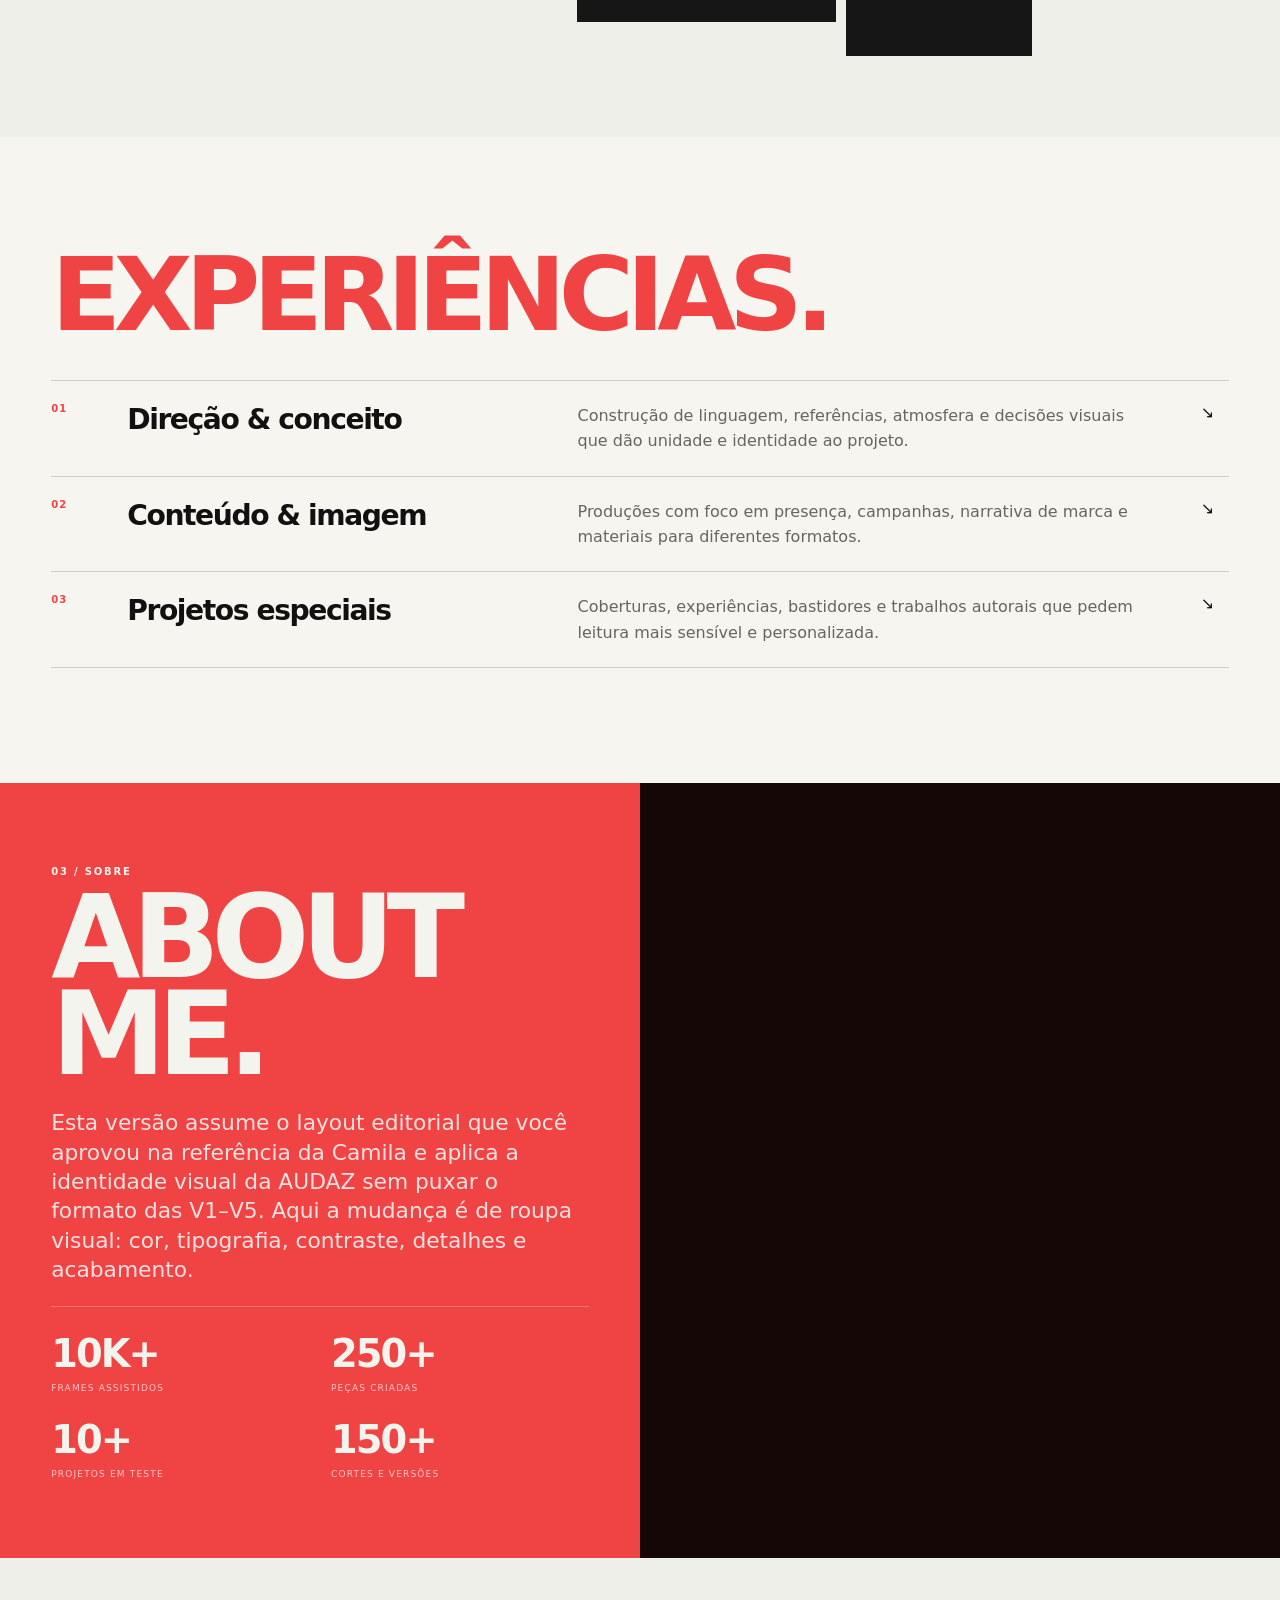
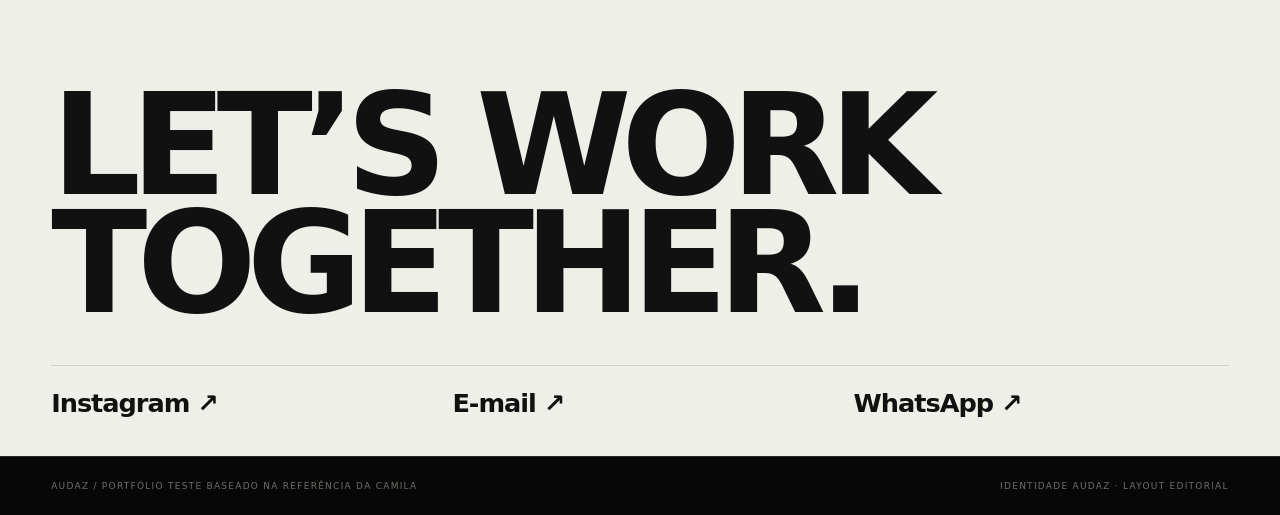
<file: camila-audaz-ajustada.html>
<!doctype html>
<html lang="pt-BR">
<head>
  <meta charset="utf-8">
  <meta name="viewport" content="width=device-width, initial-scale=1, viewport-fit=cover">
  <meta name="theme-color" content="#070707">
  <title>Camila — Portfólio Teste / AUDAZ identity</title>
  <style>
    :root{
      --bg:#070707;
      --black:#0b0b0b;
      --paper:#efefe9;
      --paper-2:#f6f5ef;
      --white:#f4f4ef;
      --muted:#8f8f89;
      --line:#232320;
      --line-paper:#cfcec7;
      --accent:#f04444;
      --accent-deep:#d73434;
      --pad:clamp(16px,4vw,56px);
      --ease:cubic-bezier(.2,.7,.2,1);
    }

    *{box-sizing:border-box}
    html,body{width:100%;max-width:100%;margin:0;overflow-x:hidden;scroll-behavior:smooth}
    body{
      background:var(--bg);
      color:var(--white);
      font-family:Inter,ui-sans-serif,system-ui,-apple-system,"Segoe UI",Arial,sans-serif;
      -webkit-font-smoothing:antialiased;
      text-rendering:optimizeLegibility;
    }
    a{color:inherit;text-decoration:none}
    img,video{display:block;width:100%;max-width:100%}
    button{font:inherit}

    .display{
      font-weight:900;
      letter-spacing:-.072em;
      line-height:.84;
      text-transform:uppercase;
    }
    .eyebrow{
      font-size:10px;
      font-weight:800;
      letter-spacing:.18em;
      text-transform:uppercase;
    }
    .section{width:100%; position:relative}
    .wrap{width:100%;max-width:100%}

    .topbar{
      height:70px;
      padding:0 var(--pad);
      display:grid;
      grid-template-columns:1fr auto 1fr;
      align-items:center;
      border-bottom:1px solid var(--line);
      background:var(--bg);
      position:sticky;
      top:0;
      z-index:50;
    }
    .brand{font-size:13px;font-weight:950;letter-spacing:.22em}
    .top-center{font-size:9px;letter-spacing:.16em;text-transform:uppercase;color:#787873}
    .top-nav{justify-self:end;display:flex;gap:24px}
    .top-nav a{font-size:9px;font-weight:800;letter-spacing:.15em;text-transform:uppercase;color:#b7b7b0}

    .hero{
      min-height:calc(100svh - 70px);
      background:var(--paper);
      color:#111;
      padding:clamp(42px,8vw,92px) var(--pad) 30px;
      display:grid;
      grid-template-rows:auto 1fr auto;
    }
    .hero .eyebrow{color:#7e7e77}
    .hero h1{font-size:clamp(70px,15vw,210px);margin:10px 0 0;max-width:1200px}
    .hero-bottom{
      display:grid;
      grid-template-columns:1.15fr .85fr;
      gap:clamp(28px,6vw,92px);
      align-items:end;
      margin-top:clamp(44px,8vw,88px);
    }
    .hero-copy{
      font-size:clamp(19px,2.2vw,33px);
      line-height:1.08;
      max-width:760px;
      font-weight:800;
      letter-spacing:-.045em;
    }
    .hero-copy strong{color:var(--accent)}
    .hero-meta{
      display:grid;
      grid-template-columns:1fr 1fr;
      gap:12px;
      border-top:1px solid var(--line-paper);
      padding-top:15px;
      color:#66665f;
      font-size:10px;
      line-height:1.55;
      text-transform:uppercase;
      letter-spacing:.1em;
    }

    .feature{
      background:var(--accent);
      color:var(--white);
      padding:clamp(68px,8vw,118px) var(--pad);
      display:grid;
      grid-template-columns:.72fr 1.28fr;
      gap:clamp(28px,6vw,80px);
      align-items:center;
    }
    .feature .eyebrow{color:#ffd8d8}
    .feature h2{font-size:clamp(60px,8vw,126px);margin:12px 0 20px}
    .feature p{max-width:430px;margin:0;color:rgba(255,255,255,.82);line-height:1.62}
    .media-main{aspect-ratio:16/9;overflow:hidden;background:#180505}
    .media-main video,.mini video,.mosaic video,.portrait-card video,.about-media video{height:100%;object-fit:cover}
    .mini-grid{display:grid;grid-template-columns:repeat(3,1fr);gap:8px;margin-top:8px}
    .mini{aspect-ratio:4/3;overflow:hidden;background:#180505;position:relative}

    .selected{
      background:var(--bg);
      color:var(--white);
      padding:clamp(78px,10vw,138px) var(--pad);
    }
    .selected-head{display:flex;justify-content:space-between;align-items:end;gap:24px;margin-bottom:28px}
    .selected h2{font-size:clamp(62px,10vw,152px);margin:0}
    .selected small{max-width:240px;font-size:9px;line-height:1.5;text-transform:uppercase;letter-spacing:.16em;color:#777772;text-align:right}
    .mosaic{
      display:grid;
      grid-template-columns:repeat(12,minmax(0,1fr));
      grid-auto-rows:84px;
      gap:9px;
      width:100%;
    }
    .work{position:relative;overflow:hidden;background:#161616;min-width:0;cursor:pointer}
    .work:nth-child(1){grid-column:span 5;grid-row:span 4}
    .work:nth-child(2){grid-column:span 3;grid-row:span 3}
    .work:nth-child(3){grid-column:span 4;grid-row:span 5}
    .work:nth-child(4){grid-column:span 3;grid-row:span 4}
    .work:nth-child(5){grid-column:span 5;grid-row:span 3}
    .work:nth-child(6){grid-column:span 4;grid-row:span 2}
    .work video{filter:grayscale(1) brightness(.6) contrast(1.07);transition:filter .35s ease,transform .6s var(--ease);transform:scale(1.01)}
    .work:hover video,.work.active video{filter:grayscale(0) brightness(.88);transform:scale(1.04)}
    .work::after{content:"";position:absolute;inset:0;background:linear-gradient(to top,rgba(0,0,0,.72),transparent 46%)}
    .work-label{position:absolute;z-index:2;left:14px;bottom:12px;font-size:9px;font-weight:800;letter-spacing:.12em;text-transform:uppercase}
    .work-label b{color:var(--accent);margin-right:8px}

    .portrait{
      background:var(--paper);
      color:#111;
      padding:clamp(70px,9vw,134px) var(--pad);
      display:grid;
      grid-template-columns:.75fr 1.25fr;
      gap:clamp(28px,6vw,92px);
      align-items:center;
    }
    .portrait .eyebrow{color:#7a7a74}
    .portrait h2{font-size:clamp(56px,7vw,110px);margin:12px 0 22px;color:#111}
    .portrait p{max-width:450px;color:#66665f;line-height:1.6;margin:0}
    .portrait-media{display:grid;grid-template-columns:1fr .72fr .72fr;gap:10px;align-items:end}
    .portrait-card{overflow:hidden;background:#161616}
    .portrait-card:nth-child(1){aspect-ratio:3/4}
    .portrait-card:nth-child(2){aspect-ratio:4/5;transform:translateY(34px)}
    .portrait-card:nth-child(3){aspect-ratio:4/5;transform:translateY(-24px)}

    .experience{
      background:var(--paper-2);
      color:#111;
      padding:clamp(72px,9vw,130px) var(--pad);
    }
    .experience h2{font-size:clamp(60px,8vw,128px);margin:0 0 42px;color:var(--accent)}
    .exp-row{
      display:grid;
      grid-template-columns:58px 1fr 1.4fr 28px;
      gap:18px;
      align-items:start;
      padding:22px 0;
      border-top:1px solid var(--line-paper);
    }
    .exp-row:last-child{border-bottom:1px solid var(--line-paper)}
    .exp-num{font-size:10px;font-weight:900;color:var(--accent);letter-spacing:.12em}
    .exp-name{font-size:clamp(22px,2.2vw,34px);font-weight:900;letter-spacing:-.05em}
    .exp-desc{color:#66665f;line-height:1.58;max-width:580px}

    .about{
      background:var(--accent);
      color:var(--white);
      display:grid;
      grid-template-columns:1fr 1fr;
      min-height:72svh;
    }
    .about-copy{padding:clamp(46px,6vw,88px) var(--pad);display:flex;flex-direction:column;justify-content:space-between}
    .about-copy h2{font-size:clamp(68px,9vw,146px);margin:10px 0 26px}
    .about-copy p{max-width:560px;font-size:clamp(16px,1.7vw,24px);line-height:1.35;color:rgba(255,255,255,.84)}
    .stats{display:grid;grid-template-columns:repeat(2,1fr);gap:22px;border-top:1px solid rgba(255,255,255,.24);padding-top:24px}
    .stat strong{display:block;font-size:clamp(26px,3vw,48px);letter-spacing:-.05em}
    .stat span{font-size:9px;letter-spacing:.13em;text-transform:uppercase;color:rgba(255,255,255,.7)}
    .about-media{min-height:560px;overflow:hidden;background:#160707}

    .contact{
      background:var(--paper);
      color:#111;
      padding:clamp(74px,10vw,146px) var(--pad) 38px;
    }
    .contact h2{font-size:clamp(66px,11vw,176px);margin:0 0 42px;color:#111;max-width:1200px}
    .contact-grid{display:grid;grid-template-columns:1fr 1fr 1fr;gap:26px;padding-top:22px;border-top:1px solid var(--line-paper)}
    .contact-grid a{font-size:clamp(18px,2vw,30px);font-weight:900;letter-spacing:-.04em}

    .footer{
      background:var(--bg);
      color:#6f6f69;
      padding:24px var(--pad);
      display:flex;
      justify-content:space-between;
      gap:16px;
      border-top:1px solid var(--line);
      font-size:9px;
      letter-spacing:.14em;
      text-transform:uppercase;
    }

    .reveal{opacity:0;transform:translateY(24px);transition:.72s var(--ease)}
    .reveal.on{opacity:1;transform:none}

    @media (max-width: 920px){
      .topbar{grid-template-columns:1fr auto}
      .top-center{display:none}
      .hero,.feature,.portrait,.about{grid-template-columns:1fr}
      .hero{min-height:auto}
      .hero-bottom{grid-template-columns:1fr;gap:24px}
      .selected-head{align-items:flex-start;flex-direction:column}
      .selected small{text-align:left}
      .mosaic{grid-template-columns:repeat(6,minmax(0,1fr));grid-auto-rows:80px}
      .work:nth-child(n){grid-column:span 3;grid-row:span 3}
      .work:nth-child(1),.work:nth-child(3){grid-column:span 6;grid-row:span 4}
      .portrait-media{margin-top:26px}
      .experience .exp-row{grid-template-columns:40px 1fr 24px}
      .experience .exp-desc{grid-column:2/4}
      .about-media{min-height:62svh}
      .contact-grid{grid-template-columns:1fr}
    }

    @media (max-width: 600px){
      :root{--pad:16px}
      .topbar{height:62px;padding-left:16px;padding-right:16px}
      .top-nav{gap:12px}
      .top-nav a:nth-child(2){display:none}
      .brand{font-size:12px}

      .hero{
        width:100vw;
        min-height:calc(100svh - 62px);
        padding:40px 16px 24px;
      }
      .hero h1{font-size:clamp(62px,20.5vw,96px);max-width:100%;line-height:.84}
      .hero-bottom{margin-top:40px;gap:22px}
      .hero-copy{font-size:clamp(21px,6vw,28px);max-width:100%}
      .hero-meta{font-size:8px;gap:10px}

      .feature,.portrait,.experience,.contact{
        width:100vw;
        padding-left:16px;
        padding-right:16px;
      }
      .feature{padding-top:64px;padding-bottom:64px}
      .feature h2,.portrait h2{font-size:clamp(52px,17vw,78px)}
      .feature-media{width:calc(100vw - 32px);max-width:none}
      .media-main{aspect-ratio:4/3}
      .mini-grid{gap:6px;margin-top:6px}

      .selected{width:100vw;padding:72px 0 76px}
      .selected-head{padding:0 16px;margin-bottom:22px}
      .selected h2{font-size:clamp(56px,18vw,88px)}
      .mosaic{
        display:flex;
        width:100vw;
        overflow-x:auto;
        scroll-snap-type:x mandatory;
        gap:10px;
        padding:0 16px 12px;
        scroll-padding-left:16px;
        scrollbar-width:none;
      }
      .mosaic::-webkit-scrollbar{display:none}
      .work:nth-child(n){
        flex:0 0 calc(100vw - 32px);
        height:64svh;
        min-height:430px;
        max-height:650px;
        scroll-snap-align:center;
      }
      .work-label{left:16px;bottom:14px}

      .portrait{padding-top:70px;padding-bottom:74px}
      .portrait-media{grid-template-columns:1.25fr .75fr}
      .portrait-card:nth-child(3){display:none}

      .experience h2{font-size:clamp(56px,18vw,88px)}
      .exp-row{grid-template-columns:34px 1fr 20px;gap:12px}
      .exp-desc{grid-column:2/4}

      .about{width:100vw;grid-template-columns:1fr}
      .about-copy{padding:66px 16px 44px}
      .about-copy h2{font-size:clamp(60px,18vw,88px)}
      .about-media{width:100vw;min-height:68svh}
      .stats{gap:14px}

      .contact{padding-top:72px}
      .contact h2{font-size:clamp(64px,20vw,98px);margin-bottom:28px}
      .footer{width:100vw;padding:24px 16px;flex-direction:column;gap:8px}
      .reveal{transform:translateY(16px)}
    }

    @media (max-width: 390px){
      .top-nav a:first-child{display:none}
      .hero-meta{grid-template-columns:1fr}
      .feature,.portrait,.experience,.contact{padding-left:14px;padding-right:14px}
      .feature-media{width:calc(100vw - 28px)}
      .mosaic{padding-left:12px;padding-right:12px;scroll-padding-left:12px}
      .work:nth-child(n){flex-basis:calc(100vw - 24px)}
    }

    @media (prefers-reduced-motion: reduce){
      html,body{scroll-behavior:auto}
      .reveal{opacity:1;transform:none;transition:none}
      .work video{transition:none}
    }
  </style>
</head>
<body>
  <header class="topbar">
    <div class="brand">AUDAZ</div>
    <div class="top-center">Portfólio Teste / Base Camila</div>
    <nav class="top-nav">
      <a href="#work">Projetos</a>
      <a href="#sobre">Sobre</a>
      <a href="#contato">Contato</a>
    </nav>
  </header>

  <main class="wrap">
    <section class="hero section">
      <div>
        <span class="eyebrow">Creative portfolio / teste</span>
        <h1 class="display">PORTFÓLIO</h1>
      </div>
      <div></div>
      <div class="hero-bottom reveal">
        <div class="hero-copy">Uma leitura editorial da <strong>AUDAZ</strong>, mantendo a base visual da referência e ajustando mobile, cores, tipografia e acabamento para a identidade da marca.</div>
        <div class="hero-meta">
          <span>Direção visual<br>Conteúdo<br>Projetos autorais</span>
          <span>Belém — Pará<br>Disponível para projetos<br>↘</span>
        </div>
      </div>
    </section>

    <section class="feature section">
      <div class="feature-copy reveal">
        <span class="eyebrow">01 / Destaque</span>
        <h2 class="display">EVENT<br>STORIES.</h2>
        <p>Bloco principal mantido da base da Camila: um projeto em destaque com recortes menores ao lado, agora usando contraste, ritmo e tipografia alinhados à linguagem da AUDAZ.</p>
      </div>
      <div class="feature-media reveal">
        <div class="media-main"><video muted loop playsinline preload="metadata" src="assets/video/tw-cross-hero.mp4"></video></div>
        <div class="mini-grid">
          <div class="mini"><video muted loop playsinline preload="metadata" src="assets/video/tw-cross-hero.mp4"></video></div>
          <div class="mini"><video muted loop playsinline preload="metadata" src="assets/video/tw-cross-hero.mp4"></video></div>
          <div class="mini"><video muted loop playsinline preload="metadata" src="assets/video/tw-cross-hero.mp4"></video></div>
        </div>
      </div>
    </section>

    <section class="selected section" id="work">
      <div class="selected-head reveal">
        <h2 class="display">SELECTED<br>WORK.</h2>
        <small>Passe o mouse ou toque para explorar. A interação e o mosaico foram mantidos da base que você aprovou.</small>
      </div>
      <div class="mosaic reveal">
        <article class="work"><video muted loop playsinline preload="metadata" src="assets/video/tw-cross-hero.mp4"></video><span class="work-label"><b>01</b> Projeto destaque</span></article>
        <article class="work"><video muted loop playsinline preload="metadata" src="assets/video/tw-cross-hero.mp4"></video><span class="work-label"><b>02</b> Projeto editorial</span></article>
        <article class="work"><video muted loop playsinline preload="metadata" src="assets/video/tw-cross-hero.mp4"></video><span class="work-label"><b>03</b> Projeto visual</span></article>
        <article class="work"><video muted loop playsinline preload="metadata" src="assets/video/tw-cross-hero.mp4"></video><span class="work-label"><b>04</b> Projeto brand</span></article>
        <article class="work"><video muted loop playsinline preload="metadata" src="assets/video/tw-cross-hero.mp4"></video><span class="work-label"><b>05</b> Projeto motion</span></article>
        <article class="work"><video muted loop playsinline preload="metadata" src="assets/video/tw-cross-hero.mp4"></video><span class="work-label"><b>06</b> Projeto corte</span></article>
      </div>
    </section>

    <section class="portrait section">
      <div class="portrait-copy reveal">
        <span class="eyebrow">02 / Linguagens</span>
        <h2 class="display">PORTRAIT<br>SERIES.</h2>
        <p>Outra parte preservada da proposta-base: uma seção mais leve e visual, com três recortes verticais para retratos, lifestyle, bastidores ou qualquer linguagem mais humana.</p>
      </div>
      <div class="portrait-media reveal">
        <div class="portrait-card"><video muted loop playsinline preload="metadata" src="assets/video/tw-cross-hero.mp4"></video></div>
        <div class="portrait-card"><video muted loop playsinline preload="metadata" src="assets/video/tw-cross-hero.mp4"></video></div>
        <div class="portrait-card"><video muted loop playsinline preload="metadata" src="assets/video/tw-cross-hero.mp4"></video></div>
      </div>
    </section>

    <section class="experience section">
      <h2 class="display reveal">EXPERIÊNCIAS.</h2>
      <div class="exp-row reveal"><span class="exp-num">01</span><div class="exp-name">Direção & conceito</div><div class="exp-desc">Construção de linguagem, referências, atmosfera e decisões visuais que dão unidade e identidade ao projeto.</div><span>↘</span></div>
      <div class="exp-row reveal"><span class="exp-num">02</span><div class="exp-name">Conteúdo & imagem</div><div class="exp-desc">Produções com foco em presença, campanhas, narrativa de marca e materiais para diferentes formatos.</div><span>↘</span></div>
      <div class="exp-row reveal"><span class="exp-num">03</span><div class="exp-name">Projetos especiais</div><div class="exp-desc">Coberturas, experiências, bastidores e trabalhos autorais que pedem leitura mais sensível e personalizada.</div><span>↘</span></div>
    </section>

    <section class="about section" id="sobre">
      <div class="about-copy">
        <div class="reveal">
          <span class="eyebrow">03 / Sobre</span>
          <h2 class="display">ABOUT<br>ME.</h2>
          <p>Esta versão assume o layout editorial que você aprovou na referência da Camila e aplica a identidade visual da AUDAZ sem puxar o formato das V1–V5. Aqui a mudança é de roupa visual: cor, tipografia, contraste, detalhes e acabamento.</p>
        </div>
        <div class="stats reveal">
          <div class="stat"><strong>10K+</strong><span>Frames assistidos</span></div>
          <div class="stat"><strong>250+</strong><span>Peças criadas</span></div>
          <div class="stat"><strong>10+</strong><span>Projetos em teste</span></div>
          <div class="stat"><strong>150+</strong><span>Cortes e versões</span></div>
        </div>
      </div>
      <div class="about-media"><video muted loop playsinline preload="metadata" src="assets/video/tw-cross-hero.mp4"></video></div>
    </section>

    <section class="contact section" id="contato">
      <h2 class="display reveal">LET’S WORK<br>TOGETHER.</h2>
      <div class="contact-grid reveal">
        <a href="#">Instagram ↗</a>
        <a href="#">E-mail ↗</a>
        <a href="#">WhatsApp ↗</a>
      </div>
    </section>
  </main>

  <footer class="footer">
    <span>AUDAZ / Portfólio teste baseado na referência da Camila</span>
    <span>Identidade AUDAZ · Layout editorial</span>
  </footer>

  <script>
    const revealables = document.querySelectorAll('.reveal');
    const revealObserver = new IntersectionObserver((entries)=>{
      entries.forEach(entry=>{
        if(entry.isIntersecting) entry.target.classList.add('on');
      });
    }, {threshold:.12});
    revealables.forEach(el=>revealObserver.observe(el));

    const allVideos = Array.from(document.querySelectorAll('video'));
    const featureVideos = Array.from(document.querySelectorAll('.feature video, .portrait video, .about video'));
    const workVideos = Array.from(document.querySelectorAll('.work video'));

    function tryPlay(video){
      video.muted = true;
      const p = video.play();
      if (p && typeof p.catch === 'function') p.catch(()=>{});
    }

    const autoplayObserver = new IntersectionObserver((entries)=>{
      entries.forEach(entry=>{
        const video = entry.target;
        if(entry.isIntersecting) tryPlay(video);
        else video.pause();
      });
    }, {threshold:.38});

    featureVideos.forEach(v=>autoplayObserver.observe(v));

    const workCards = Array.from(document.querySelectorAll('.work'));

    function activateWork(card){
      workCards.forEach(c=>{
        if(c !== card){
          c.classList.remove('active');
          const v = c.querySelector('video');
          if(v) v.pause();
        }
      });
      card.classList.add('active');
      const video = card.querySelector('video');
      if(video) tryPlay(video);
    }

    workCards.forEach(card=>{
      card.addEventListener('mouseenter', ()=>activateWork(card));
      card.addEventListener('click', ()=>activateWork(card));
    });

    if(window.matchMedia('(max-width: 600px)').matches){
      const mobileObserver = new IntersectionObserver((entries)=>{
        entries.forEach(entry=>{
          if(entry.isIntersecting) activateWork(entry.target);
        });
      }, {root: document.querySelector('.mosaic'), threshold:.72});
      workCards.forEach(card=>mobileObserver.observe(card));
    } else if(workCards[0]) {
      activateWork(workCards[0]);
    }
  </script>
</body>
</html>
</file>
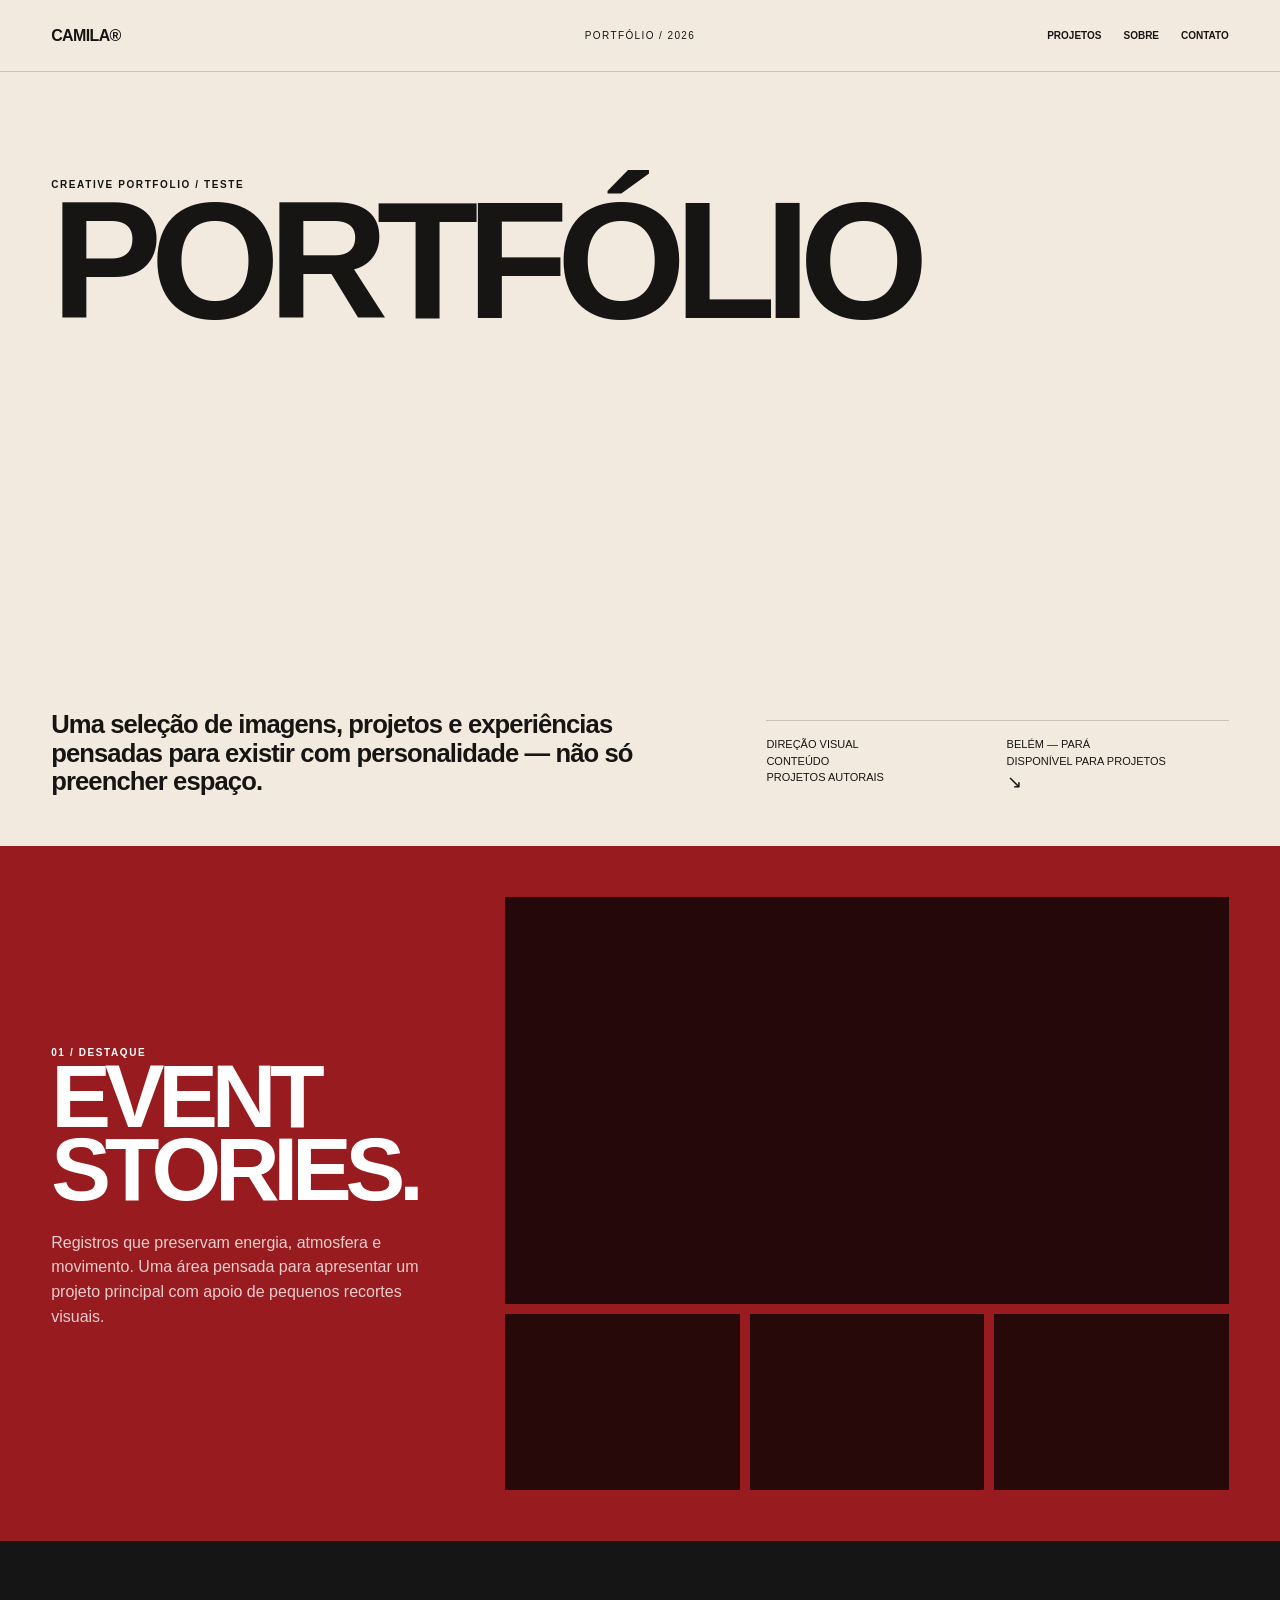
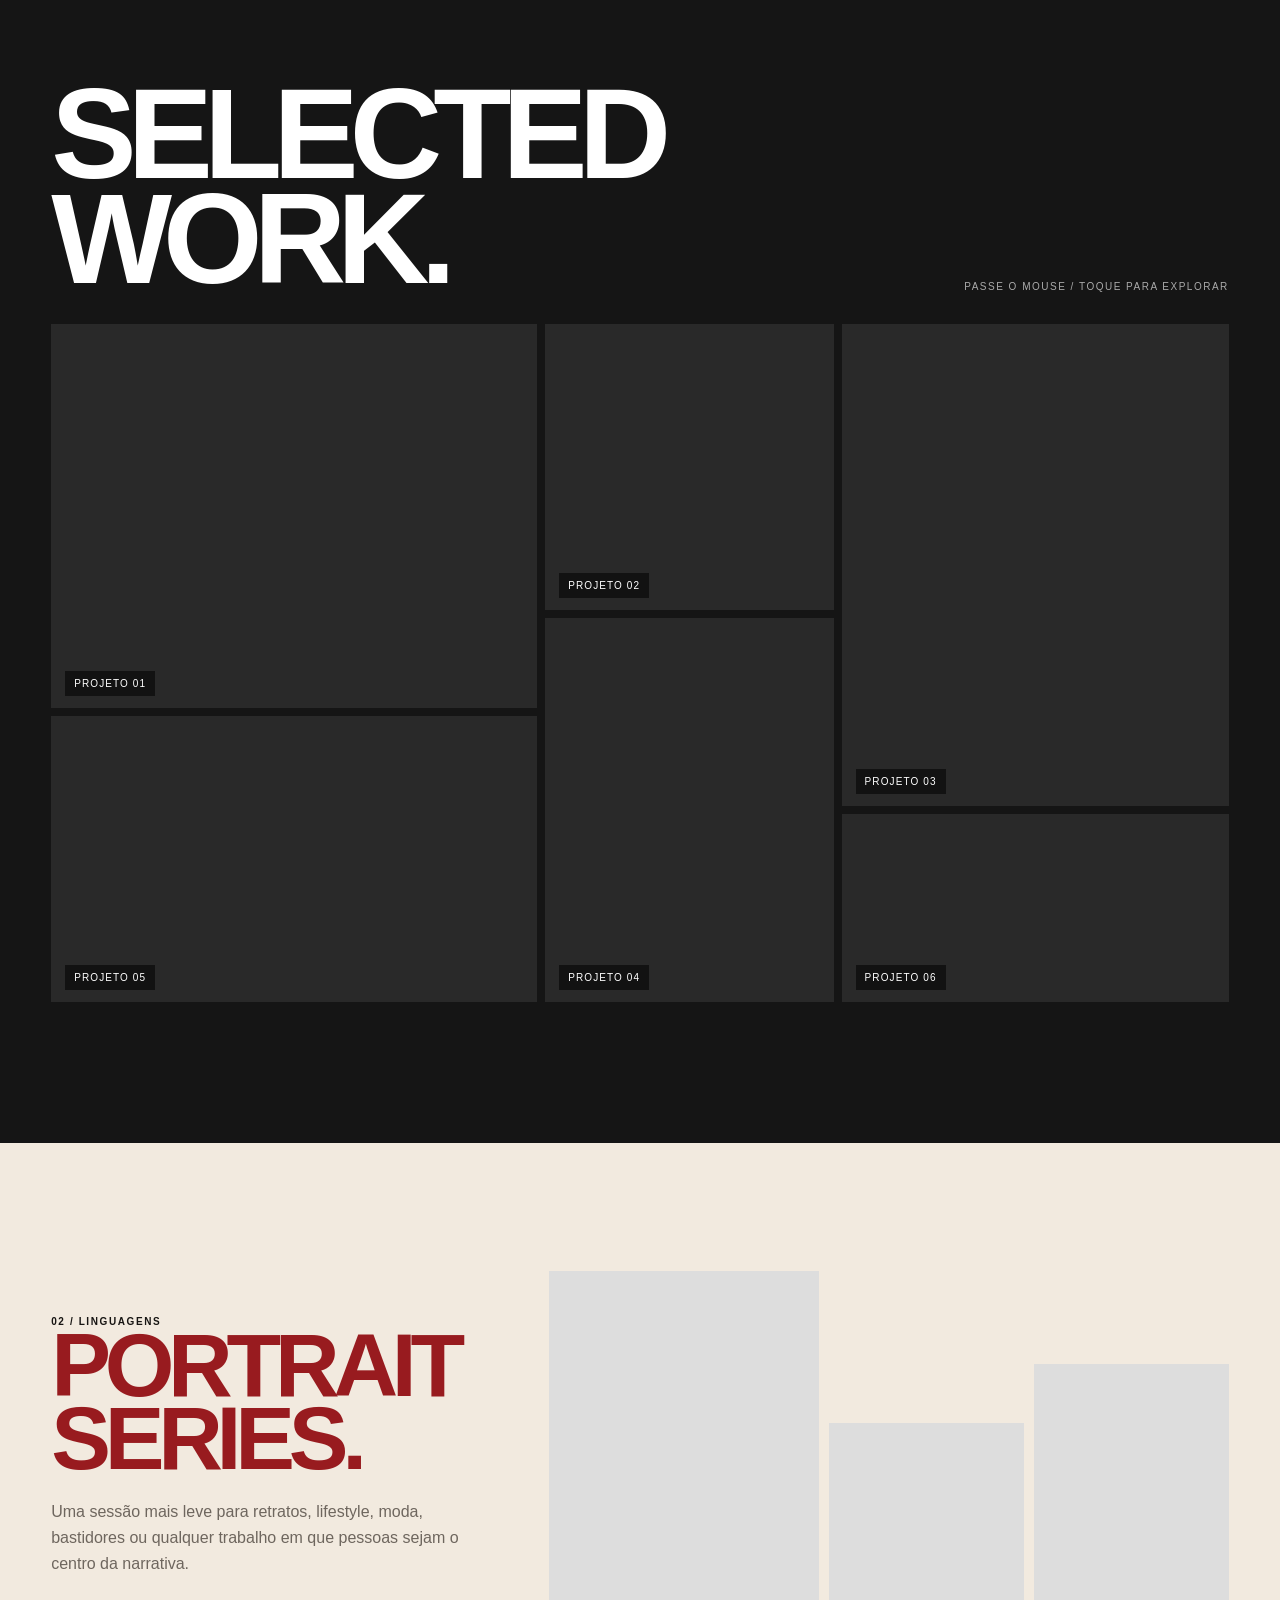
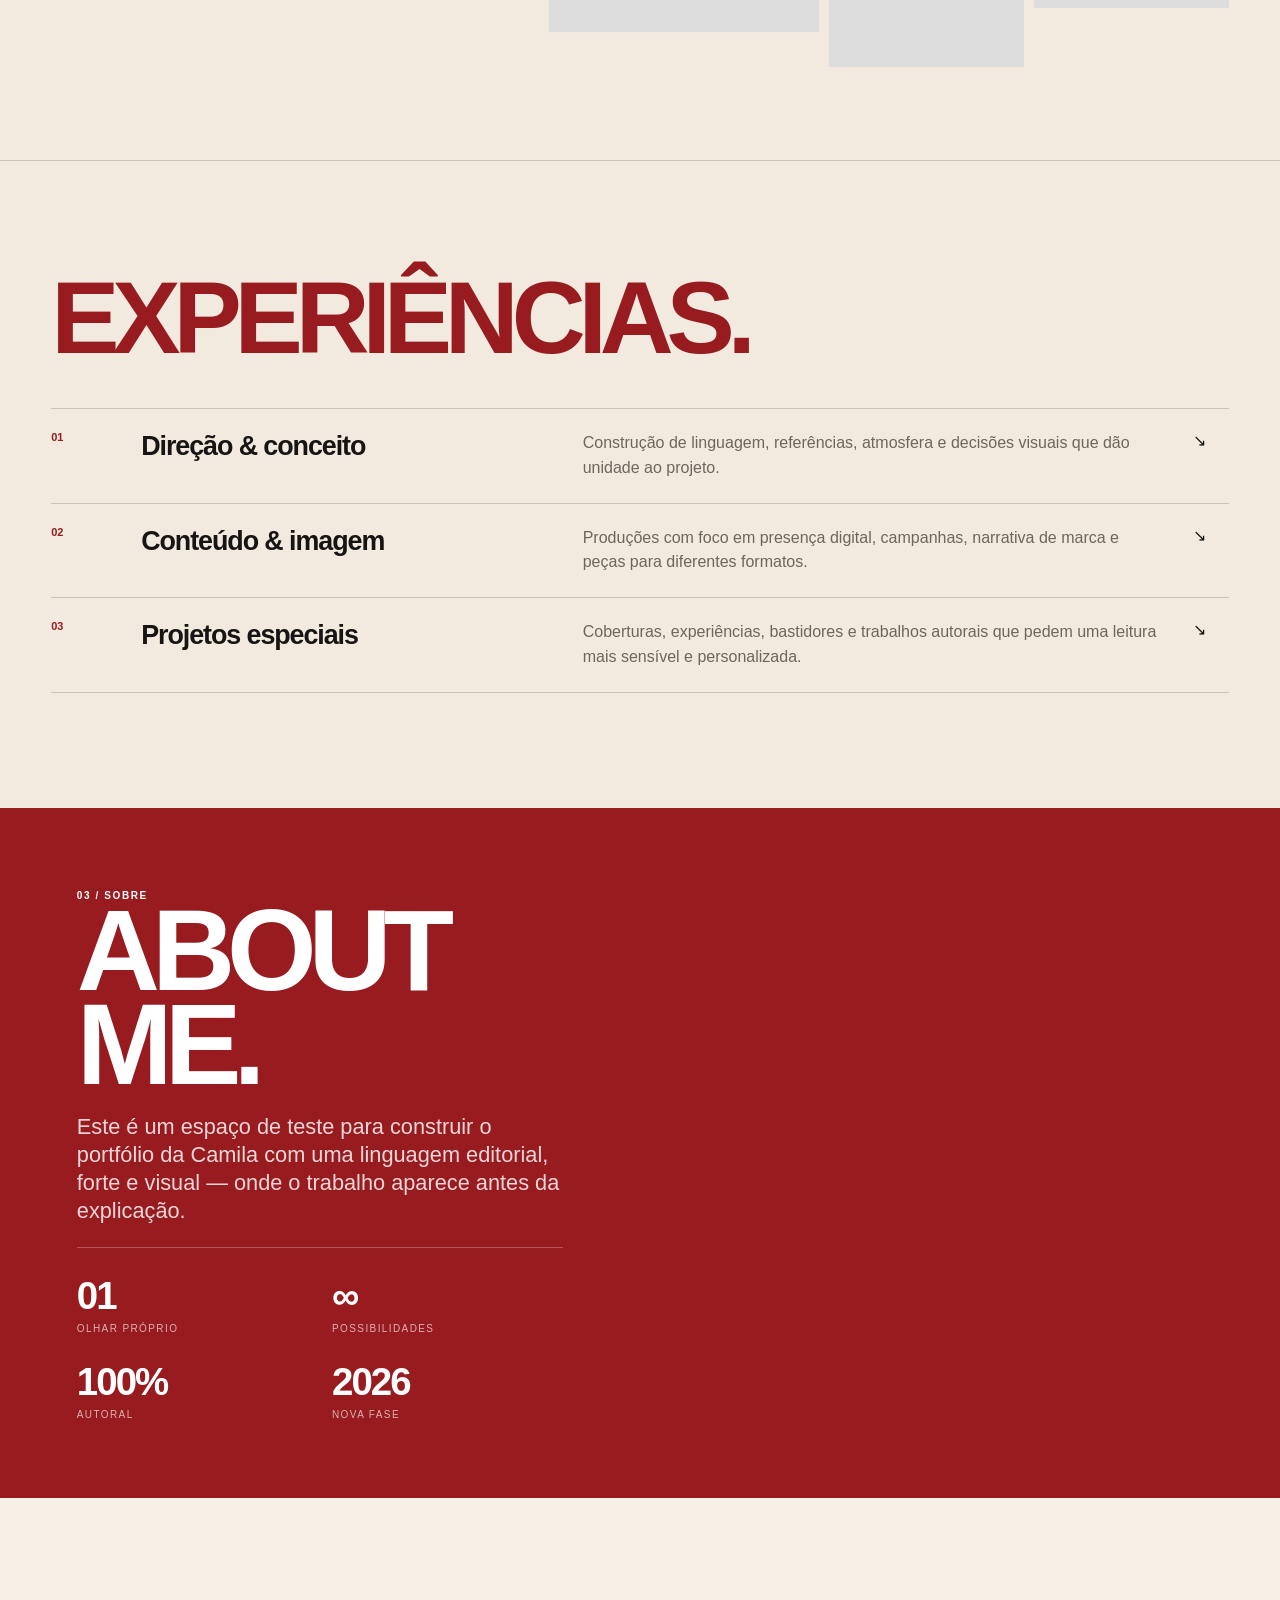
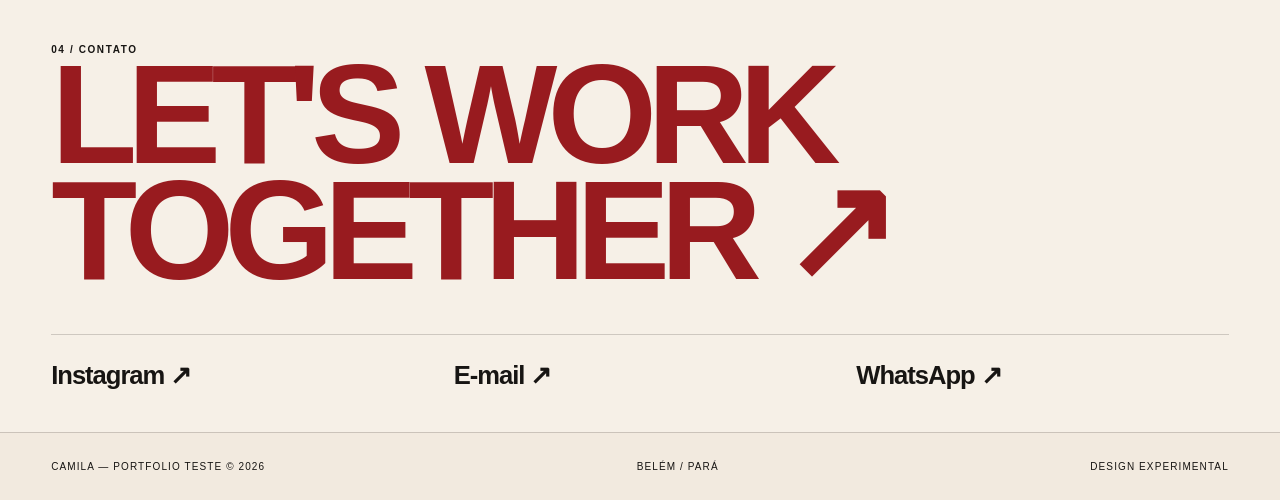
<file: camila-teste.html>
<!doctype html>
<html lang="pt-BR">
<head>
<meta charset="utf-8">
<meta name="viewport" content="width=device-width,initial-scale=1,viewport-fit=cover">
<meta name="theme-color" content="#f2eadf">
<title>Camila — Portfólio Teste</title>
<style>
:root{--cream:#f2eadf;--paper:#f6f0e7;--red:#981b1f;--red2:#7e1116;--ink:#171513;--muted:#6e665e;--line:rgba(23,21,19,.18);--pad:clamp(18px,4vw,64px)}
*{box-sizing:border-box}html{scroll-behavior:smooth}body{margin:0;background:var(--cream);color:var(--ink);font-family:Arial,Helvetica,sans-serif;overflow-x:hidden}a{color:inherit;text-decoration:none}button{font:inherit}.wrap{width:min(1480px,100%);margin:auto}.kicker{font-size:10px;letter-spacing:.16em;text-transform:uppercase;font-weight:700}.display{font-family:Arial Black,Arial,Helvetica,sans-serif;font-weight:900;letter-spacing:-.07em;line-height:.82;text-transform:uppercase}.topbar{height:72px;display:grid;grid-template-columns:1fr auto 1fr;align-items:center;padding:0 var(--pad);border-bottom:1px solid var(--line);position:relative;z-index:20}.topbar .center{font-size:10px;letter-spacing:.14em;text-transform:uppercase}.topbar .right{justify-self:end;display:flex;gap:22px;font-size:10px;text-transform:uppercase;font-weight:700}.logo{font-weight:900;letter-spacing:-.04em}.hero{padding:clamp(54px,8vw,120px) var(--pad) 50px;min-height:86svh;display:grid;grid-template-rows:auto 1fr auto}.hero-title{font-size:clamp(68px,13vw,210px);margin:0;max-width:1220px}.hero-bottom{display:grid;grid-template-columns:1.15fr .85fr;gap:clamp(24px,7vw,100px);align-items:end;margin-top:clamp(42px,8vw,100px)}.hero-copy{font-size:clamp(17px,2vw,30px);line-height:1.12;max-width:760px;font-weight:700;letter-spacing:-.035em}.hero-meta{display:grid;grid-template-columns:1fr 1fr;gap:18px;border-top:1px solid var(--line);padding-top:15px;font-size:11px;line-height:1.5;text-transform:uppercase}.arrow{font-size:18px}.feature{background:var(--red);color:#fff;padding:var(--pad);display:grid;grid-template-columns:.7fr 1.3fr;gap:clamp(26px,5vw,80px);min-height:72svh;align-items:center}.feature h2{font-size:clamp(54px,7vw,118px);margin:0 0 24px}.feature p{max-width:430px;line-height:1.55;color:rgba(255,255,255,.78)}.media-main{aspect-ratio:16/9;overflow:hidden;background:#250809}.media-main video,.tile video,.portrait-media video,.about-media video{width:100%;height:100%;object-fit:cover;display:block;filter:saturate(.86) contrast(1.03)}.mini-grid{display:grid;grid-template-columns:repeat(3,1fr);gap:10px;margin-top:10px}.tile{aspect-ratio:4/3;overflow:hidden;background:#28090a;position:relative}.selected{background:#151515;color:#fff;padding:clamp(90px,11vw,170px) var(--pad)}.selected-head{display:flex;justify-content:space-between;align-items:end;margin-bottom:32px}.selected h2{font-size:clamp(62px,10vw,160px);margin:0;max-width:900px}.selected small{font-size:10px;text-transform:uppercase;letter-spacing:.15em;color:#aaa}.mosaic{display:grid;grid-template-columns:repeat(12,1fr);grid-auto-rows:90px;gap:8px}.work{position:relative;overflow:hidden;background:#292929;cursor:pointer;transition:transform .35s ease}.work:nth-child(1){grid-column:span 5;grid-row:span 4}.work:nth-child(2){grid-column:span 3;grid-row:span 3}.work:nth-child(3){grid-column:span 4;grid-row:span 5}.work:nth-child(4){grid-column:span 3;grid-row:span 4}.work:nth-child(5){grid-column:span 5;grid-row:span 3}.work:nth-child(6){grid-column:span 4;grid-row:span 2}.work video{width:100%;height:100%;object-fit:cover;filter:grayscale(1) contrast(1.08);transition:filter .35s ease,transform .65s cubic-bezier(.2,.7,.2,1)}.work:hover video{filter:grayscale(0);transform:scale(1.035)}.work-label{position:absolute;left:14px;bottom:12px;font-size:10px;letter-spacing:.11em;text-transform:uppercase;background:rgba(10,10,10,.72);padding:7px 9px}.portrait{padding:clamp(80px,10vw,150px) var(--pad);display:grid;grid-template-columns:.7fr 1.3fr;gap:clamp(30px,7vw,100px);align-items:center}.portrait-copy h2{font-size:clamp(55px,7vw,112px);margin:0 0 24px;color:var(--red)}.portrait-copy p{max-width:450px;line-height:1.6;color:var(--muted)}.portrait-media{display:grid;grid-template-columns:1fr .72fr .72fr;gap:10px;align-items:end}.portrait-media .p{overflow:hidden;background:#ddd}.portrait-media .p:nth-child(1){aspect-ratio:3/4}.portrait-media .p:nth-child(2){aspect-ratio:4/5;transform:translateY(35px)}.portrait-media .p:nth-child(3){aspect-ratio:4/5;transform:translateY(-24px)}.experience{padding:clamp(75px,9vw,130px) var(--pad);border-top:1px solid var(--line)}.exp-title{font-size:clamp(62px,8vw,130px);color:var(--red);margin:0 0 48px}.exp-row{display:grid;grid-template-columns:70px 1fr 1.4fr 36px;gap:20px;padding:22px 0;border-top:1px solid var(--line);align-items:start}.exp-row:last-child{border-bottom:1px solid var(--line)}.exp-num{font-size:11px;color:var(--red);font-weight:900}.exp-name{font-size:clamp(20px,2.1vw,34px);font-weight:900;letter-spacing:-.04em}.exp-desc{color:var(--muted);line-height:1.55;max-width:580px}.about{background:var(--red);color:white;display:grid;grid-template-columns:1fr 1fr;min-height:70svh}.about-copy{padding:clamp(45px,6vw,90px);display:flex;flex-direction:column;justify-content:space-between}.about-copy h2{font-size:clamp(70px,9vw,150px);margin:0}.about-copy p{max-width:560px;font-size:clamp(17px,1.7vw,25px);line-height:1.28;color:rgba(255,255,255,.82)}.stats{display:grid;grid-template-columns:repeat(2,1fr);gap:24px;border-top:1px solid rgba(255,255,255,.25);padding-top:26px}.stat strong{display:block;font-size:clamp(28px,3vw,50px);letter-spacing:-.05em}.stat span{font-size:10px;letter-spacing:.14em;text-transform:uppercase;color:rgba(255,255,255,.66)}.about-media{min-height:560px;overflow:hidden}.contact{background:var(--paper);padding:clamp(85px,11vw,170px) var(--pad) 42px}.contact h2{font-size:clamp(70px,11vw,180px);color:var(--red);margin:0 0 46px;max-width:1200px}.contact-grid{display:grid;grid-template-columns:1fr 1fr 1fr;gap:30px;padding-top:25px;border-top:1px solid var(--line)}.contact-grid a{font-weight:900;font-size:clamp(18px,2vw,30px);letter-spacing:-.04em}.footer{padding:28px var(--pad);display:flex;justify-content:space-between;border-top:1px solid var(--line);font-size:10px;text-transform:uppercase;letter-spacing:.11em}.reveal{opacity:0;transform:translateY(26px);transition:.7s cubic-bezier(.2,.7,.2,1)}.reveal.on{opacity:1;transform:none}
@media(max-width:900px){.topbar{grid-template-columns:1fr auto}.topbar .center{display:none}.hero{min-height:auto}.hero-bottom,.feature,.portrait,.about{grid-template-columns:1fr}.hero-meta{margin-top:18px}.feature{padding-top:70px;padding-bottom:70px}.feature-copy{order:1}.feature-media{order:2}.mosaic{grid-template-columns:repeat(6,1fr);grid-auto-rows:80px}.work:nth-child(n){grid-column:span 3;grid-row:span 3}.work:nth-child(1),.work:nth-child(3){grid-column:span 6;grid-row:span 4}.portrait-media{margin-top:30px}.exp-row{grid-template-columns:40px 1fr 24px}.exp-desc{grid-column:2/4}.about-media{min-height:60svh}.contact-grid{grid-template-columns:1fr;gap:22px}}
@media(max-width:560px){.topbar{height:62px}.topbar .right{gap:13px}.topbar .right a:first-child{display:none}.hero{padding-top:48px}.hero-title{font-size:clamp(62px,21vw,104px)}.hero-bottom{margin-top:55px}.feature h2,.portrait-copy h2{font-size:clamp(52px,16vw,82px)}.selected{padding-left:14px;padding-right:14px}.selected h2{font-size:clamp(55px,18vw,96px)}.selected-head{align-items:start;flex-direction:column;gap:14px}.mosaic{display:flex;overflow-x:auto;scroll-snap-type:x mandatory;gap:10px;padding-bottom:10px}.work:nth-child(n){flex:0 0 82vw;height:62vh;min-height:400px;scroll-snap-align:center}.portrait{padding-left:18px;padding-right:18px}.portrait-media{grid-template-columns:1.25fr .75fr}.portrait-media .p:nth-child(3){display:none}.exp-row{grid-template-columns:34px 1fr 20px}.contact h2{font-size:clamp(64px,20vw,104px)}.footer{gap:20px;flex-direction:column}}
</style>
</head>
<body>
<header class="topbar wrap">
  <div class="logo">CAMILA®</div>
  <div class="center">PORTFÓLIO / 2026</div>
  <nav class="right"><a href="#work">Projetos</a><a href="#sobre">Sobre</a><a href="#contato">Contato</a></nav>
</header>
<main>
<section class="hero wrap">
  <div><span class="kicker">Creative Portfolio / Teste</span><h1 class="hero-title display">PORTFÓLIO</h1></div>
  <div></div>
  <div class="hero-bottom reveal">
    <div class="hero-copy">Uma seleção de imagens, projetos e experiências pensadas para existir com personalidade — não só preencher espaço.</div>
    <div class="hero-meta"><span>Direção visual<br>Conteúdo<br>Projetos autorais</span><span>Belém — Pará<br>Disponível para projetos<br><span class="arrow">↘</span></span></div>
  </div>
</section>
<section class="feature">
  <div class="feature-copy reveal"><span class="kicker">01 / Destaque</span><h2 class="display">EVENT<br>STORIES.</h2><p>Registros que preservam energia, atmosfera e movimento. Uma área pensada para apresentar um projeto principal com apoio de pequenos recortes visuais.</p></div>
  <div class="feature-media reveal"><div class="media-main"><video muted loop playsinline preload="metadata" src="assets/video/sequence-04.mp4"></video></div><div class="mini-grid"><div class="tile"><video muted loop playsinline preload="metadata" src="assets/video/pet-patty.mp4"></video></div><div class="tile"><video muted loop playsinline preload="metadata" src="assets/video/take-the-risk.mp4"></video></div><div class="tile"><video muted loop playsinline preload="metadata" src="assets/video/pilula-02.mp4"></video></div></div></div>
</section>
<section class="selected" id="work">
  <div class="selected-head reveal"><h2 class="display">SELECTED<br>WORK.</h2><small>Passe o mouse / toque para explorar</small></div>
  <div class="mosaic reveal">
    <article class="work"><video muted loop playsinline preload="metadata" src="assets/video/sequence-04.mp4"></video><span class="work-label">Projeto 01</span></article>
    <article class="work"><video muted loop playsinline preload="metadata" src="assets/video/pet-patty.mp4"></video><span class="work-label">Projeto 02</span></article>
    <article class="work"><video muted loop playsinline preload="metadata" src="assets/video/take-the-risk.mp4"></video><span class="work-label">Projeto 03</span></article>
    <article class="work"><video muted loop playsinline preload="metadata" src="assets/video/pilula-02.mp4"></video><span class="work-label">Projeto 04</span></article>
    <article class="work"><video muted loop playsinline preload="metadata" src="assets/video/pet-patty.mp4"></video><span class="work-label">Projeto 05</span></article>
    <article class="work"><video muted loop playsinline preload="metadata" src="assets/video/sequence-04.mp4"></video><span class="work-label">Projeto 06</span></article>
  </div>
</section>
<section class="portrait wrap">
  <div class="portrait-copy reveal"><span class="kicker">02 / Linguagens</span><h2 class="display">PORTRAIT<br>SERIES.</h2><p>Uma sessão mais leve para retratos, lifestyle, moda, bastidores ou qualquer trabalho em que pessoas sejam o centro da narrativa.</p></div>
  <div class="portrait-media reveal"><div class="p"><video muted loop playsinline preload="metadata" src="assets/video/take-the-risk.mp4"></video></div><div class="p"><video muted loop playsinline preload="metadata" src="assets/video/pet-patty.mp4"></video></div><div class="p"><video muted loop playsinline preload="metadata" src="assets/video/pilula-02.mp4"></video></div></div>
</section>
<section class="experience wrap">
  <h2 class="exp-title display reveal">EXPERIÊNCIAS.</h2>
  <div class="exp-row reveal"><span class="exp-num">01</span><div class="exp-name">Direção & conceito</div><div class="exp-desc">Construção de linguagem, referências, atmosfera e decisões visuais que dão unidade ao projeto.</div><span>↘</span></div>
  <div class="exp-row reveal"><span class="exp-num">02</span><div class="exp-name">Conteúdo & imagem</div><div class="exp-desc">Produções com foco em presença digital, campanhas, narrativa de marca e peças para diferentes formatos.</div><span>↘</span></div>
  <div class="exp-row reveal"><span class="exp-num">03</span><div class="exp-name">Projetos especiais</div><div class="exp-desc">Coberturas, experiências, bastidores e trabalhos autorais que pedem uma leitura mais sensível e personalizada.</div><span>↘</span></div>
</section>
<section class="about" id="sobre">
  <div class="about-copy"><div class="reveal"><span class="kicker">03 / Sobre</span><h2 class="display">ABOUT<br>ME.</h2><p>Este é um espaço de teste para construir o portfólio da Camila com uma linguagem editorial, forte e visual — onde o trabalho aparece antes da explicação.</p></div><div class="stats reveal"><div class="stat"><strong>01</strong><span>olhar próprio</span></div><div class="stat"><strong>∞</strong><span>possibilidades</span></div><div class="stat"><strong>100%</strong><span>autoral</span></div><div class="stat"><strong>2026</strong><span>nova fase</span></div></div></div>
  <div class="about-media"><video autoplay muted loop playsinline preload="metadata" src="assets/video/sequence-04.mp4"></video></div>
</section>
<section class="contact" id="contato"><div class="wrap"><span class="kicker">04 / Contato</span><h2 class="display reveal">LET'S WORK<br>TOGETHER ↗</h2><div class="contact-grid reveal"><a href="#">Instagram ↗</a><a href="mailto:contato@exemplo.com">E-mail ↗</a><a href="#">WhatsApp ↗</a></div></div></section>
</main>
<footer class="footer"><span>Camila — Portfolio Teste © 2026</span><span>Belém / Pará</span><span>Design experimental</span></footer>
<script>
const io=new IntersectionObserver(es=>es.forEach(e=>{if(e.isIntersecting)e.target.classList.add('on')}),{threshold:.12});document.querySelectorAll('.reveal').forEach(el=>io.observe(el));
const vids=[...document.querySelectorAll('.feature video,.work video,.portrait-media video')];
vids.forEach(v=>{const box=v.closest('.work,.tile,.media-main,.p'); if(!box)return; box.addEventListener('mouseenter',()=>v.play().catch(()=>{})); box.addEventListener('mouseleave',()=>{v.pause();v.currentTime=0}); box.addEventListener('touchstart',()=>v.play().catch(()=>{}),{passive:true})});
const main=document.querySelector('.media-main video'); if(main){const ob=new IntersectionObserver(es=>es.forEach(e=>e.isIntersecting?main.play().catch(()=>{}):main.pause()),{threshold:.45});ob.observe(main)}
</script>
</body>
</html>
</file>
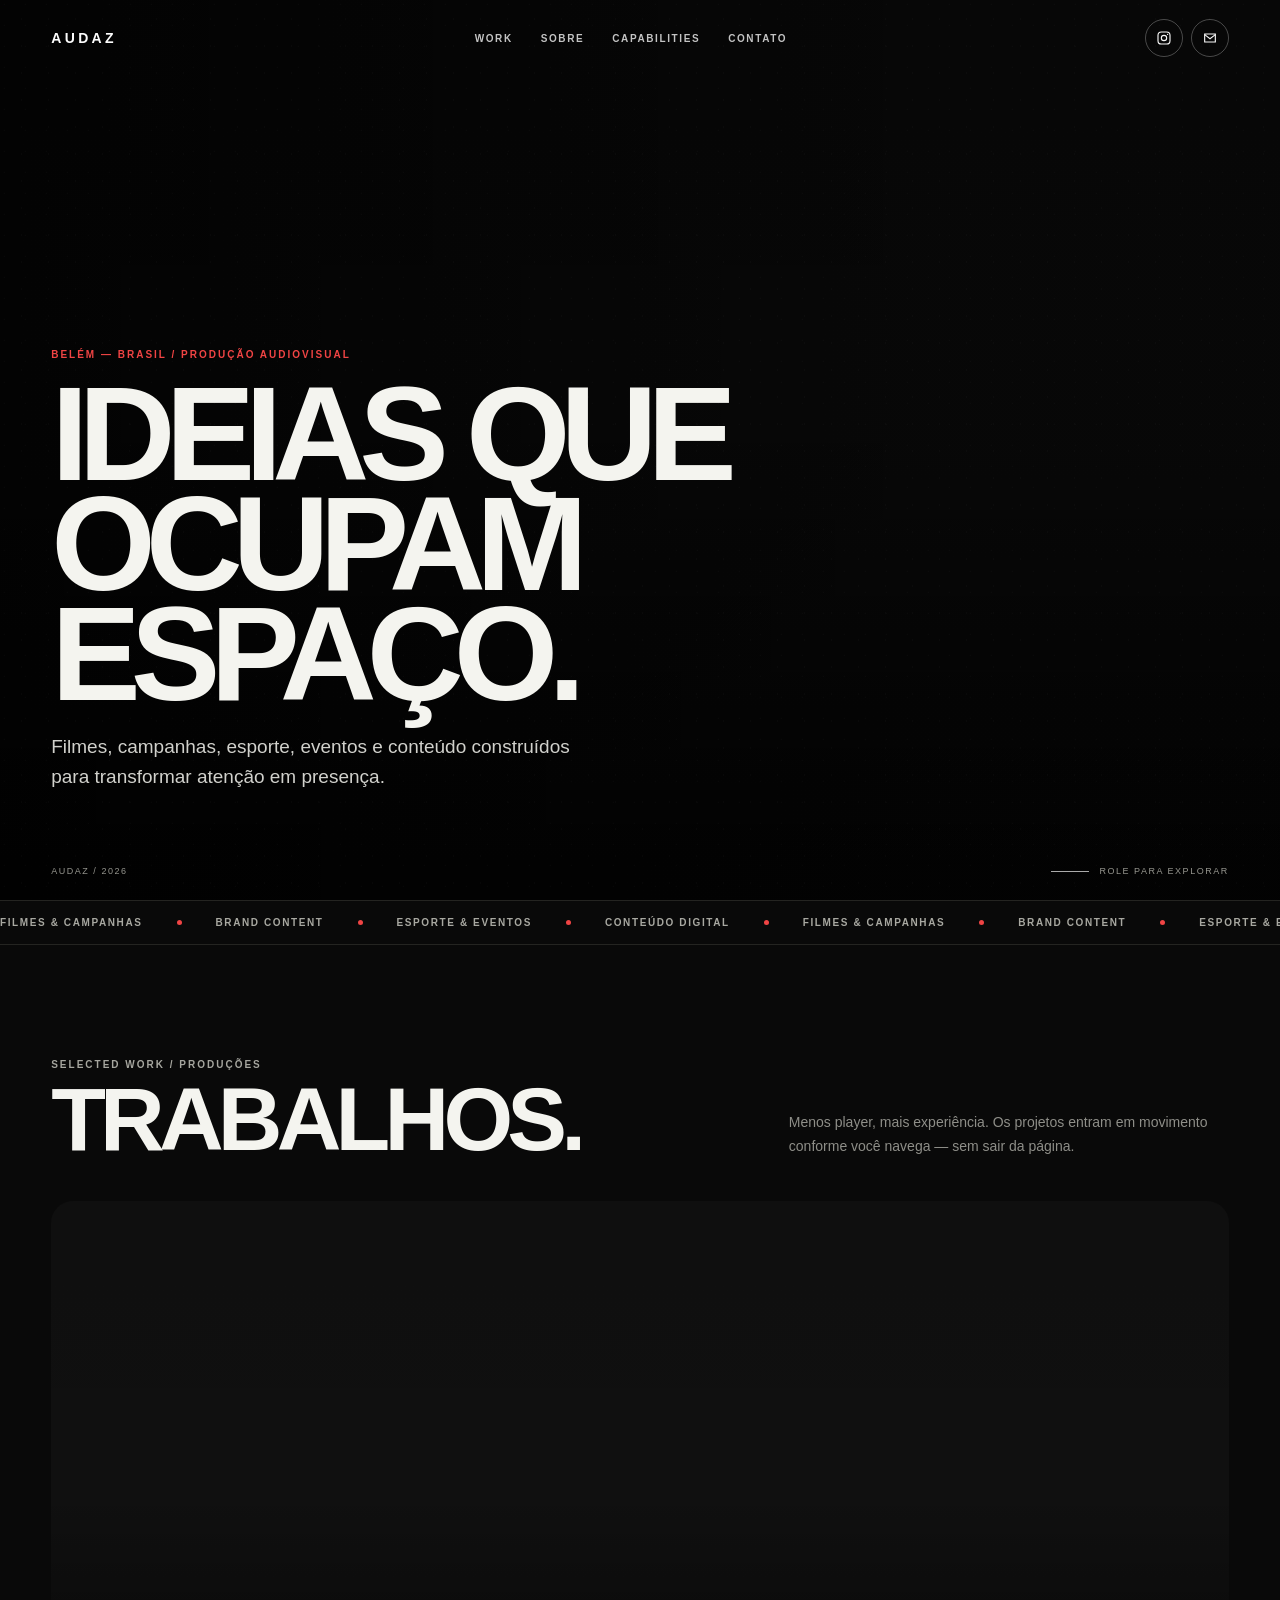
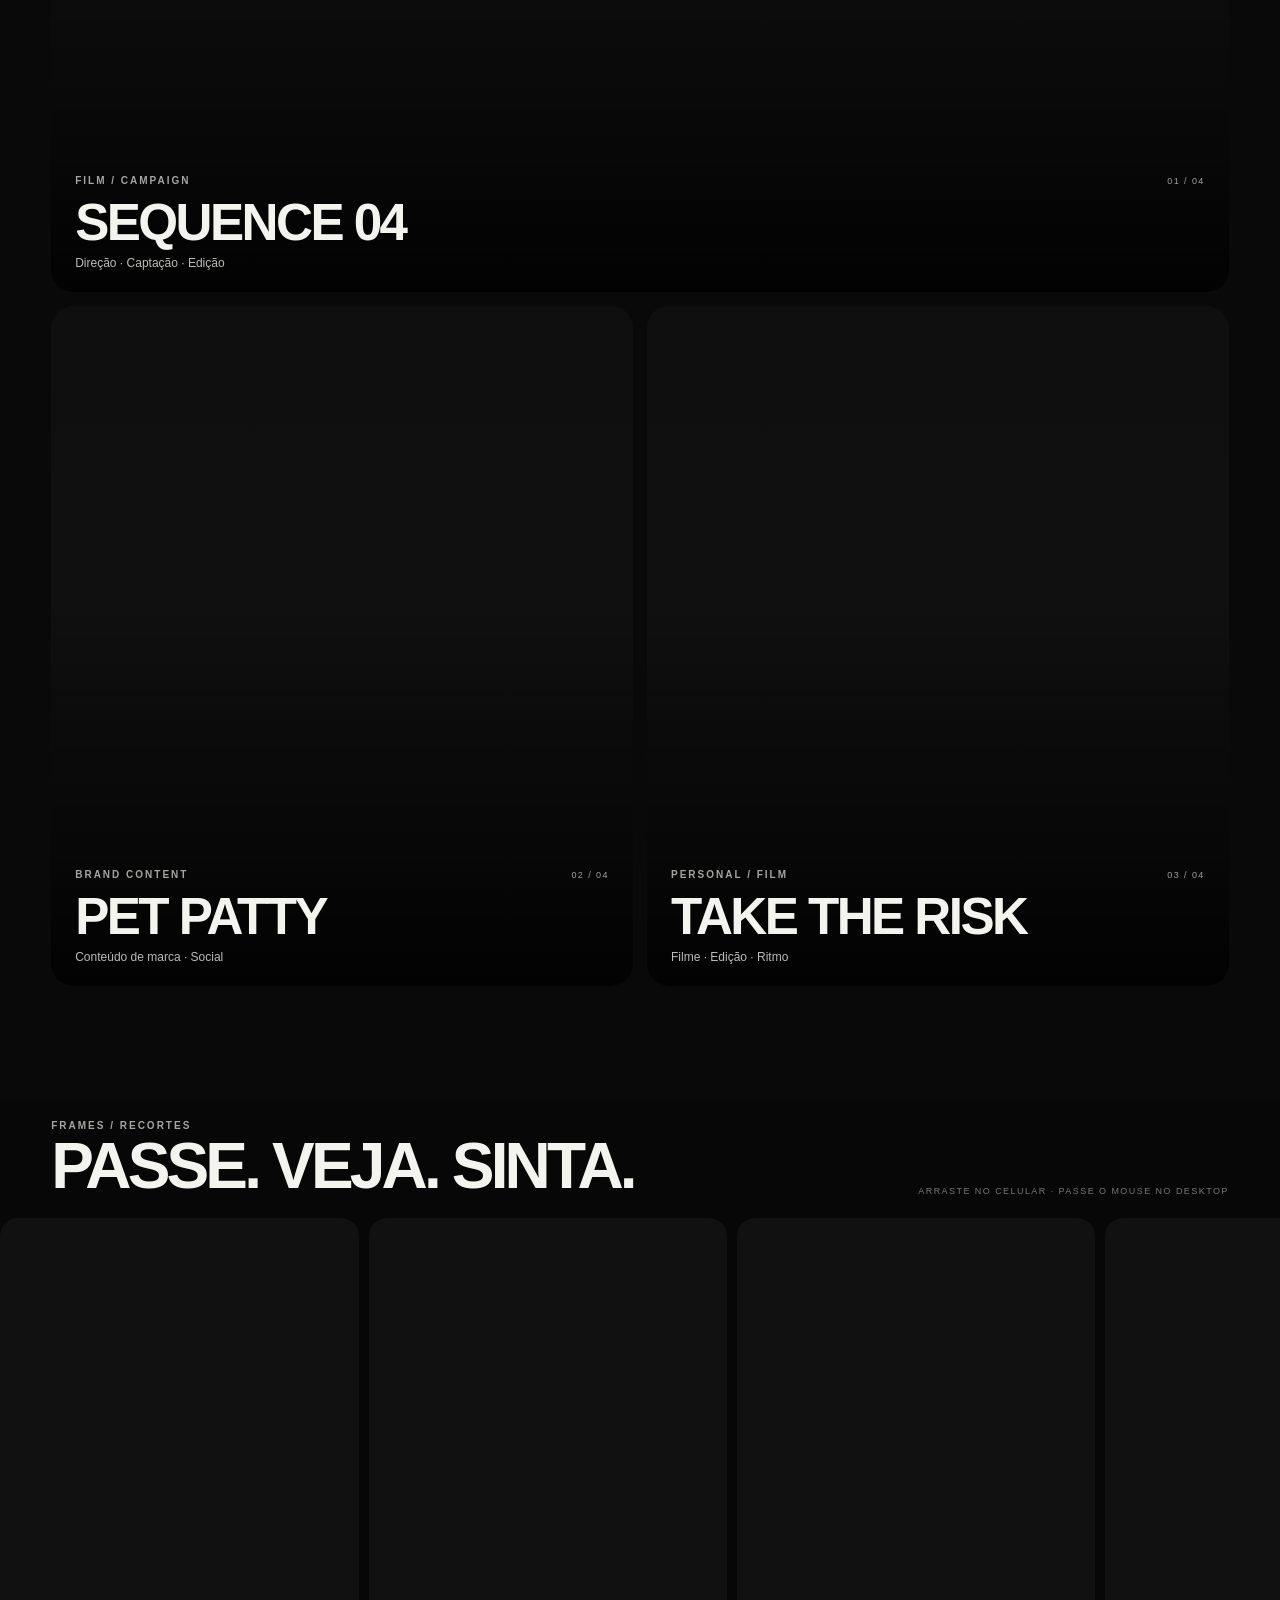
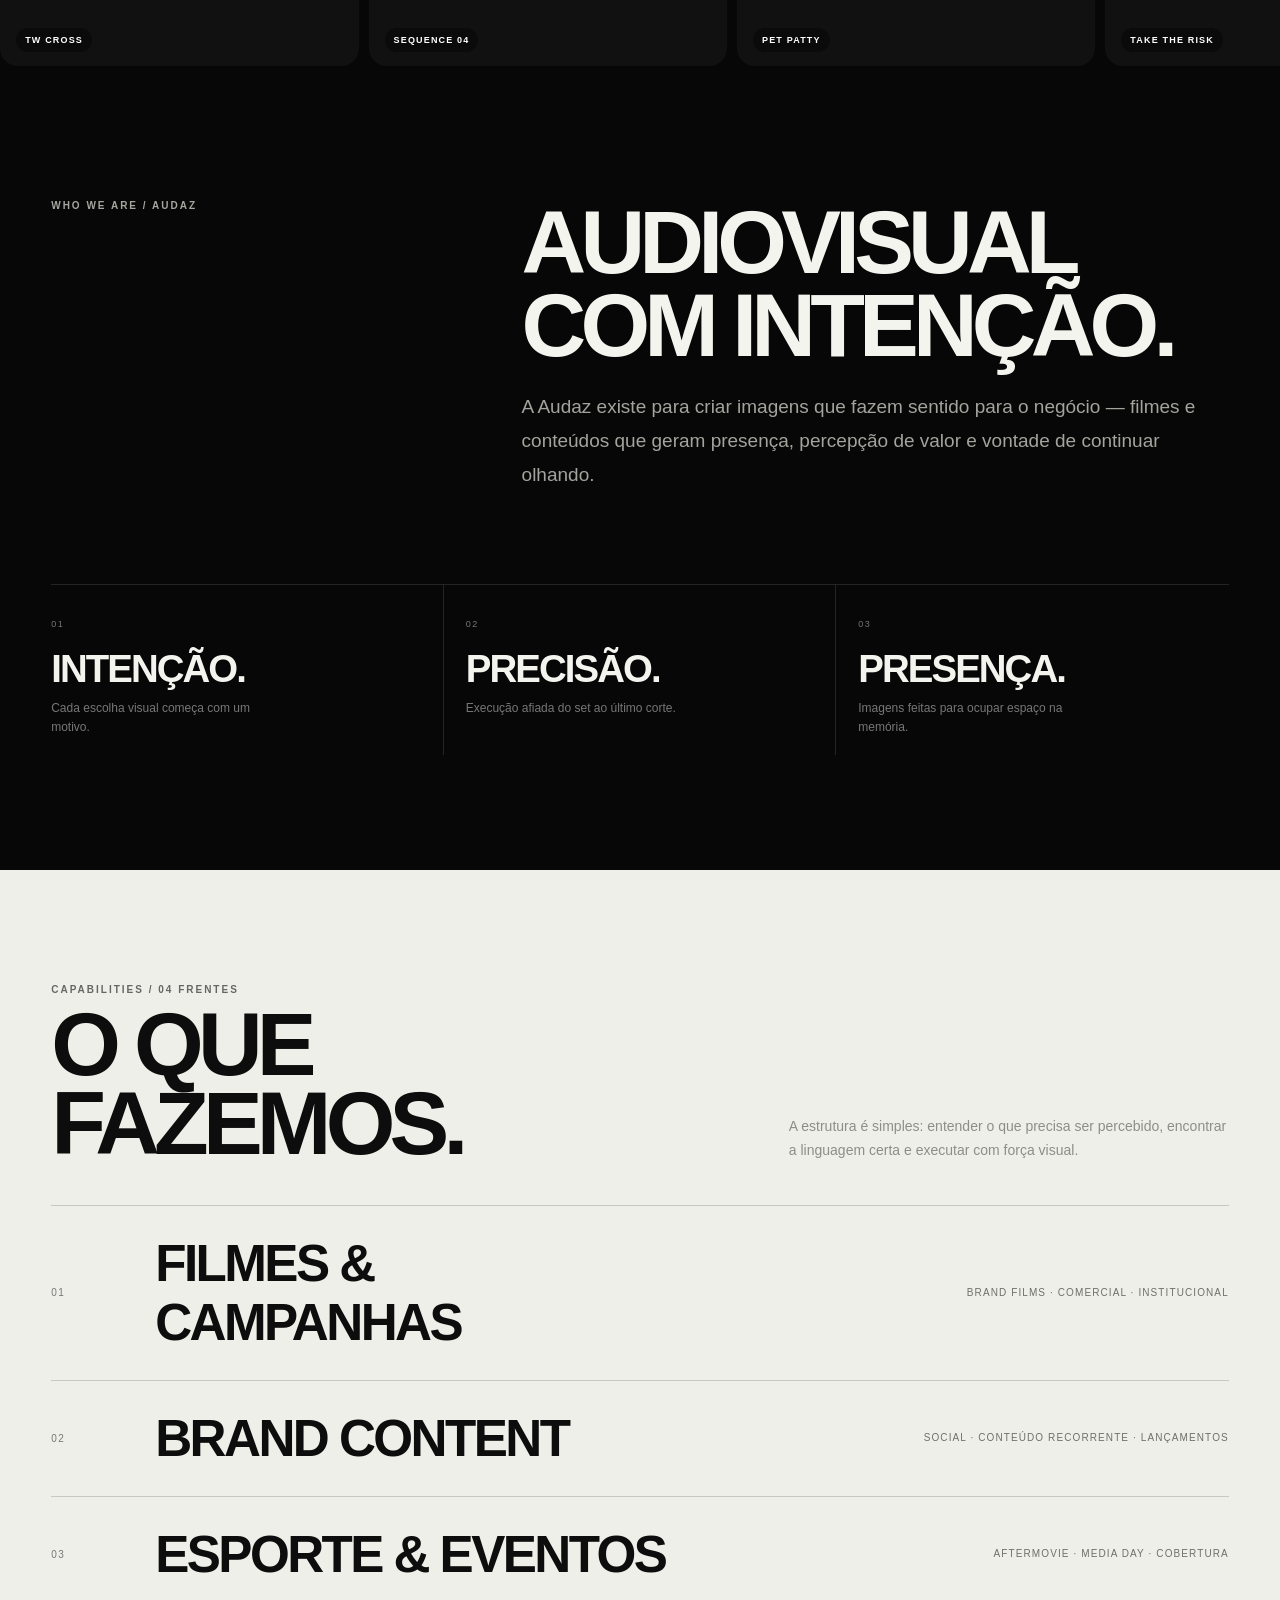
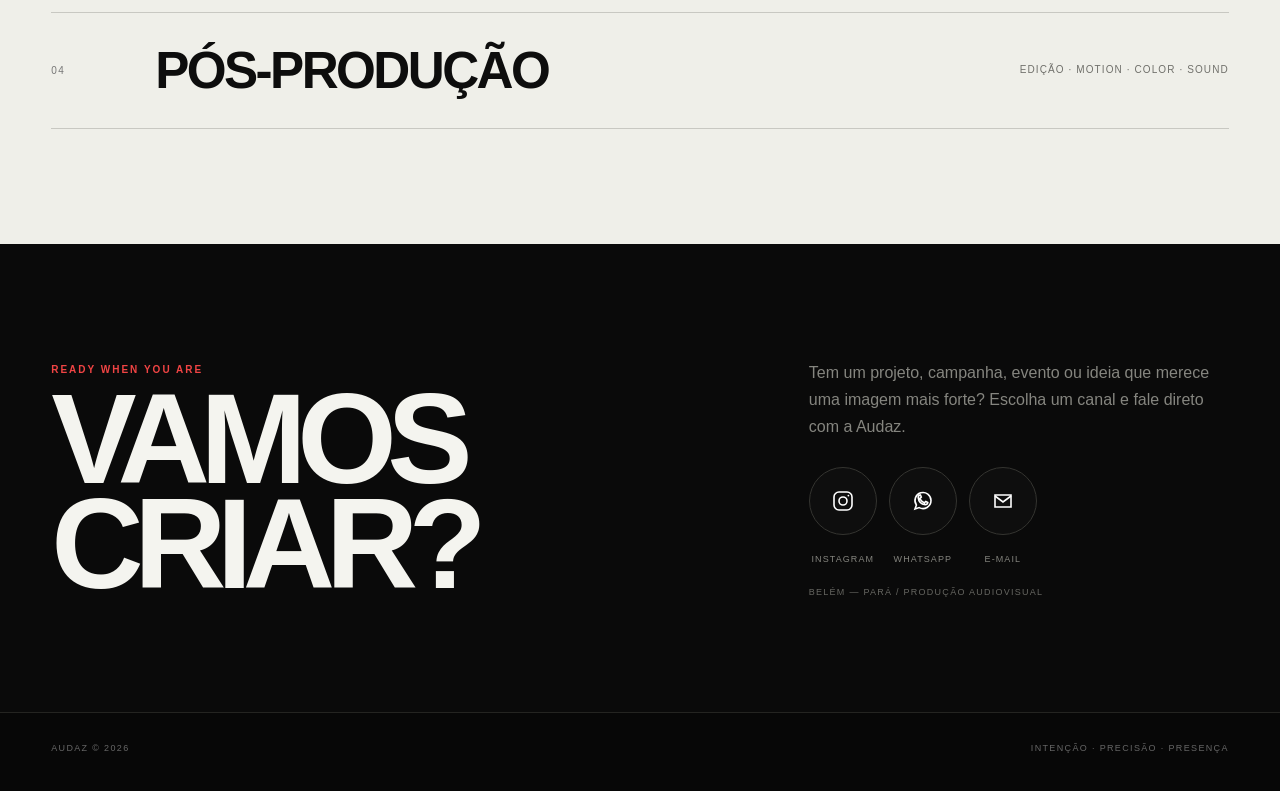
<file: v2.html>
<!doctype html><html lang="pt-BR"><head><meta charset="utf-8"><meta name="viewport" content="width=device-width,initial-scale=1"><title>AUDAZ — V2</title><meta http-equiv="refresh" content="0;url=./v2/index.html"><script>location.replace('./v2/index.html');</script></head><body style="margin:0;background:#070707;color:#fff;font-family:Arial,sans-serif;display:grid;place-items:center;min-height:100vh"><p>Carregando a V2 da AUDAZ… <a href="./v2/index.html" style="color:#fff">abrir manualmente</a></p></body></html>
</file>
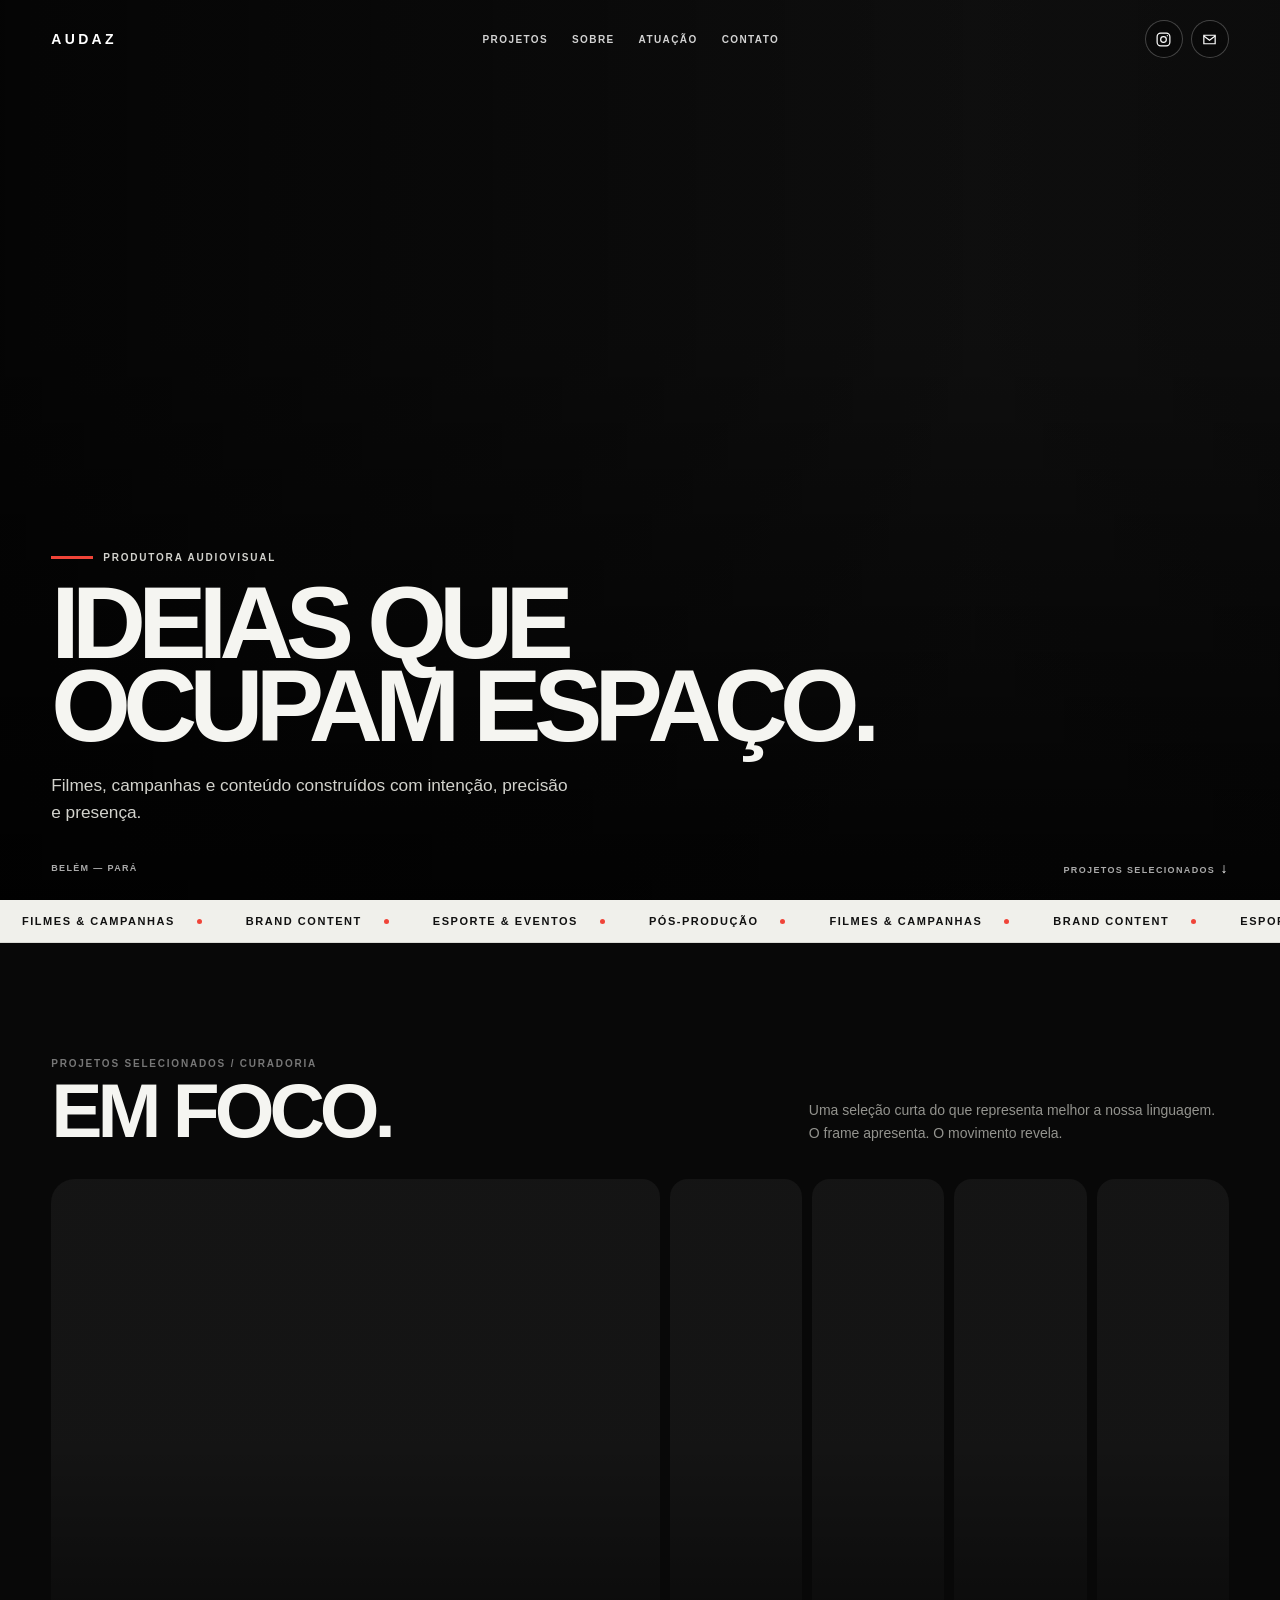
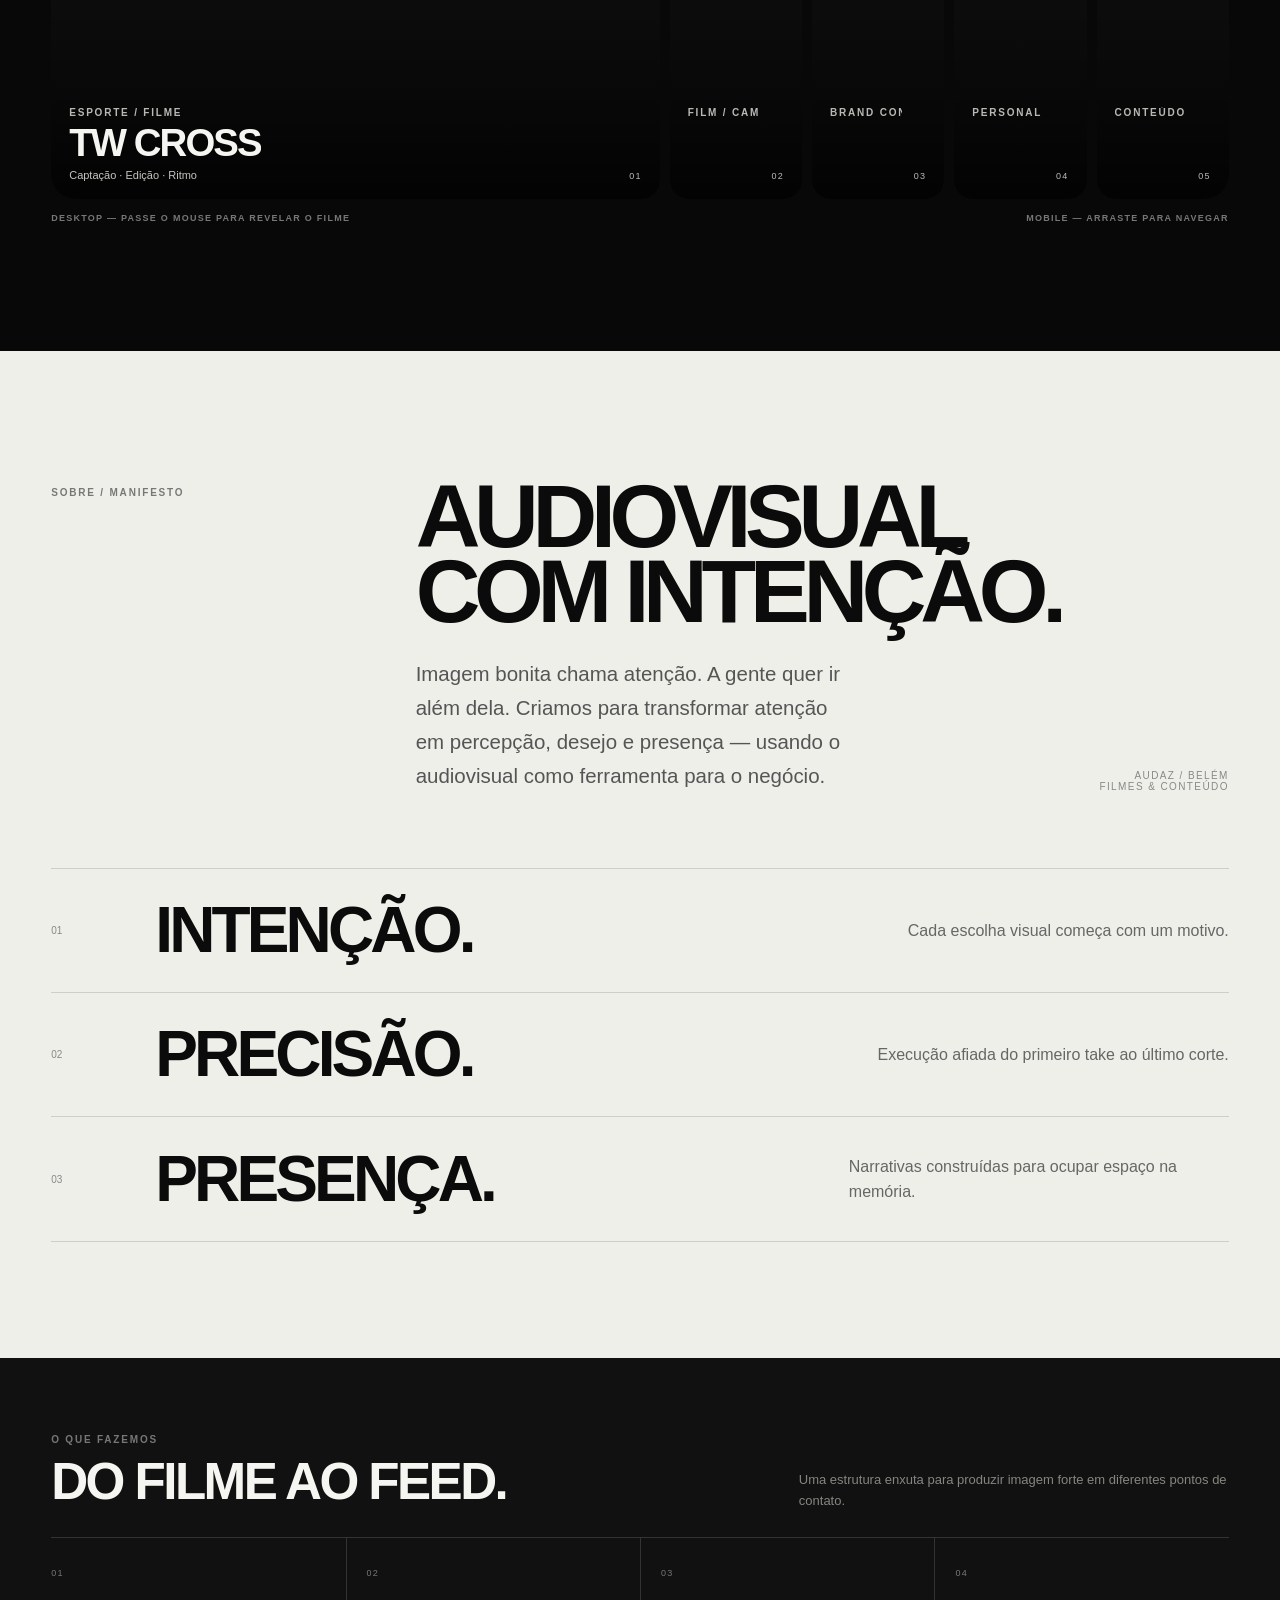
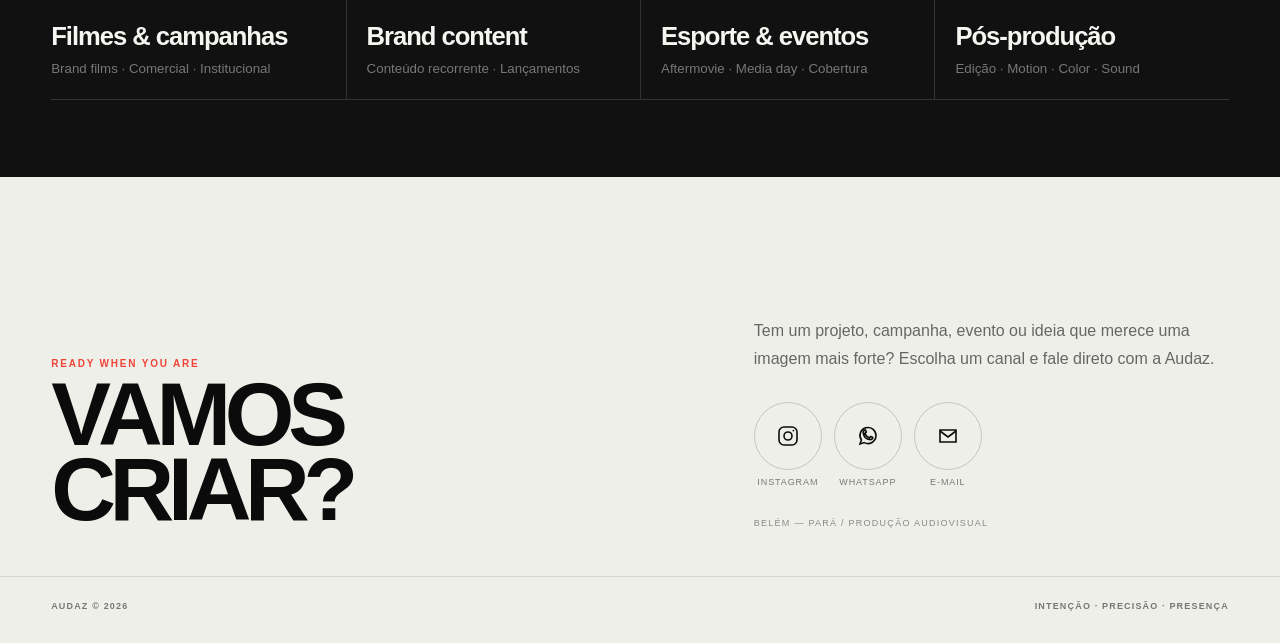
<file: v3.html>
<!doctype html>
<html lang="pt-BR">
<head>
<meta charset="utf-8">
<meta name="viewport" content="width=device-width,initial-scale=1,viewport-fit=cover">
<meta name="theme-color" content="#080808">
<meta name="description" content="AUDAZ — produção audiovisual, filmes, campanhas, esporte, eventos e conteúdo.">
<title>AUDAZ — Portfolio V3</title>
<style>
:root{--bg:#080808;--bg2:#101010;--paper:#efefea;--ink:#0b0b0b;--white:#f5f5f1;--muted:#979791;--line:#272727;--paperline:#cfcfc8;--accent:#f04438;--pad:clamp(18px,4vw,64px);--radius:clamp(18px,2vw,28px)}*{box-sizing:border-box}html{scroll-behavior:smooth;background:var(--bg)}body{margin:0;background:var(--bg);color:var(--white);font-family:Arial,Helvetica,sans-serif;-webkit-font-smoothing:antialiased;overflow-x:hidden}a{color:inherit;text-decoration:none}button{font:inherit;color:inherit}video,img{display:block;max-width:100%}.ey{font-size:10px;font-weight:800;letter-spacing:.18em;text-transform:uppercase}.red{color:var(--accent)}.header{position:absolute;z-index:30;top:0;left:0;right:0;height:78px;padding:0 var(--pad);display:flex;align-items:center;justify-content:space-between;color:#fff}.brand{font-size:14px;font-weight:900;letter-spacing:.24em}.nav{display:flex;gap:24px;align-items:center}.nav a{font-size:10px;font-weight:700;letter-spacing:.14em;text-transform:uppercase;opacity:.82}.social{display:flex;gap:8px}.icon{width:38px;height:38px;border:1px solid rgba(255,255,255,.24);border-radius:50%;display:grid;place-items:center;background:rgba(0,0,0,.18);backdrop-filter:blur(10px);transition:.2s}.icon svg{width:17px;height:17px}.hero{position:relative;min-height:100svh;overflow:hidden;background:#111}.heroMedia,.heroShade{position:absolute;inset:0}.heroMedia video{width:100%;height:100%;object-fit:cover;transform:scale(1.01);filter:saturate(.92) contrast(1.03)}.heroShade{background:linear-gradient(90deg,rgba(0,0,0,.72) 0%,rgba(0,0,0,.42) 46%,rgba(0,0,0,.15) 76%,rgba(0,0,0,.28) 100%),linear-gradient(to top,rgba(0,0,0,.76),rgba(0,0,0,.03) 63%)}.heroCopy{position:relative;z-index:2;min-height:100svh;padding:140px var(--pad) 74px;display:flex;flex-direction:column;justify-content:flex-end;max-width:1020px}.kicker{display:flex;align-items:center;gap:10px;color:#d2d2cd;margin-bottom:18px}.kicker:before{content:"";width:42px;height:3px;background:var(--accent)}h1{font-size:clamp(54px,8vw,138px);line-height:.82;letter-spacing:-.075em;margin:0;font-weight:900;max-width:940px}.heroLead{max-width:530px;margin:24px 0 0;color:#d2d2cc;font-size:clamp(15px,1.35vw,18px);line-height:1.55}.heroFoot{position:absolute;z-index:3;left:var(--pad);right:var(--pad);bottom:24px;display:flex;justify-content:space-between;align-items:center;color:#aaa;font-size:9px;font-weight:700;letter-spacing:.15em;text-transform:uppercase}.heroFoot a:after{content:" ↓";color:#fff;font-size:14px}.ticker{overflow:hidden;background:#f0f0eb;color:#111;border-bottom:1px solid #dadad4}.tickerTrack{display:flex;width:max-content;animation:ticker 24s linear infinite}.tickerItem{display:flex;align-items:center;gap:22px;padding:15px 22px;font-size:11px;font-weight:800;letter-spacing:.14em;white-space:nowrap}.dot{width:5px;height:5px;border-radius:50%;background:var(--accent)}@keyframes ticker{to{transform:translateX(-50%)}}.projects{padding:clamp(82px,9vw,140px) var(--pad) clamp(88px,10vw,150px);background:var(--bg)}.projectHead{display:grid;grid-template-columns:1fr .9fr;gap:44px;align-items:end;margin-bottom:34px}.projectHead h2{font-size:clamp(46px,6vw,94px);line-height:.88;letter-spacing:-.065em;margin:8px 0 0;font-weight:900}.projectIntro{justify-self:end;max-width:420px;color:#93938e;line-height:1.65;margin:0;font-size:14px}.slatWrap{overflow:hidden;border-radius:24px}.slats{display:flex;gap:10px;height:min(66vw,620px);min-height:430px}.slat{position:relative;flex:1 1 0;min-width:0;overflow:hidden;border-radius:18px;background:#161616;cursor:pointer;transition:flex .62s cubic-bezier(.22,.8,.2,1),filter .35s ease}.slat.active{flex:4.6 1 0}.slatMedia,.slatShade{position:absolute;inset:0}.slatMedia video{width:100%;height:100%;object-fit:cover;filter:brightness(.78) saturate(.94);transform:scale(1.02);transition:filter .3s ease,transform .6s ease}.slatShade{background:linear-gradient(to top,rgba(0,0,0,.88),rgba(0,0,0,.08) 58%)}.slat:not(.active) .slatMedia video{filter:brightness(.52) saturate(.78)}.slat.active .slatMedia video{filter:brightness(.83) saturate(.98);transform:scale(1.055)}.slatMeta{position:absolute;z-index:3;left:18px;right:18px;bottom:18px;display:flex;align-items:flex-end;justify-content:space-between;gap:12px}.slatText{min-width:0;overflow:hidden}.slatText .ey{color:#b9b9b4;white-space:nowrap}.slatText h3{font-size:clamp(24px,3vw,46px);line-height:.95;letter-spacing:-.05em;margin:7px 0 0;white-space:nowrap;opacity:0;transform:translateY(8px);transition:.28s ease}.slatText p{font-size:11px;color:#c5c5c0;margin:7px 0 0;white-space:nowrap;opacity:0;transition:.28s ease}.slat.active .slatText h3,.slat.active .slatText p{opacity:1;transform:none}.slatNum{font-size:9px;letter-spacing:.14em;color:#bbb;white-space:nowrap}.projectHint{display:flex;justify-content:space-between;gap:20px;margin-top:14px;color:#777;font-size:9px;font-weight:700;letter-spacing:.14em;text-transform:uppercase}.manifest{background:var(--paper);color:var(--ink);padding:clamp(88px,10vw,160px) var(--pad) clamp(72px,9vw,130px)}.manifestTop{display:grid;grid-template-columns:.55fr 1.45fr;gap:56px;align-items:start}.manifestTop .ey{color:#777;padding-top:8px}.manifestTitle{font-size:clamp(50px,7vw,112px);line-height:.84;letter-spacing:-.07em;margin:0;font-weight:900}.manifestCopy{display:grid;grid-template-columns:1fr .75fr;gap:40px;align-items:end;margin-top:28px}.manifestCopy p{margin:0;color:#555;line-height:1.65;font-size:clamp(16px,1.6vw,21px);max-width:720px}.signature{justify-self:end;text-align:right;font-size:10px;color:#888;letter-spacing:.14em;text-transform:uppercase}.principles{margin-top:76px;border-top:1px solid var(--paperline);border-bottom:1px solid var(--paperline)}.principle{display:grid;grid-template-columns:80px 1fr 1fr;gap:24px;align-items:center;min-height:124px;border-bottom:1px solid var(--paperline)}.principle:last-child{border-bottom:0}.principleNum{font-size:10px;color:#888}.principleWord{font-size:clamp(34px,5vw,76px);font-weight:900;letter-spacing:-.06em;line-height:.9}.principleText{color:#666;line-height:1.6;max-width:380px;justify-self:end}.services{background:#111;padding:clamp(58px,6vw,90px) var(--pad)}.servicesTop{display:flex;justify-content:space-between;align-items:flex-end;gap:30px;margin-bottom:26px}.servicesTop h2{font-size:clamp(31px,4vw,58px);letter-spacing:-.05em;margin:7px 0 0}.servicesTop p{max-width:430px;color:#858580;line-height:1.6;margin:0;font-size:13px}.serviceGrid{display:grid;grid-template-columns:repeat(4,1fr);border-top:1px solid #333;border-bottom:1px solid #333}.service{min-height:150px;padding:24px 20px 20px 0}.service+.service{border-left:1px solid #333;padding-left:20px}.service span{font-size:9px;color:#777;letter-spacing:.14em}.service strong{display:block;margin-top:42px;font-size:clamp(18px,2vw,29px);letter-spacing:-.04em}.service small{display:block;margin-top:8px;color:#777;line-height:1.45}.contact{background:var(--paper);color:var(--ink);padding:clamp(90px,11vw,170px) var(--pad) 48px}.contactGrid{display:grid;grid-template-columns:1.15fr .85fr;gap:60px;align-items:end}.contact h2{font-size:clamp(52px,7vw,112px);line-height:.84;letter-spacing:-.07em;margin:8px 0 0}.contactSide{justify-self:end;max-width:500px}.contactSide>p{color:#666;line-height:1.7;margin:0}.contactIcons{display:flex;gap:12px;margin-top:30px}.contactIcon{width:68px;height:68px;border:1px solid #c7c7c1;border-radius:50%;display:grid;place-items:center;background:transparent;cursor:pointer;position:relative;transition:.25s}.contactIcon svg{width:24px;height:24px}.contactIcon .label{position:absolute;top:calc(100% + 8px);left:50%;transform:translateX(-50%);font-size:9px;letter-spacing:.1em;text-transform:uppercase;color:#777;white-space:nowrap}.contactNote{margin-top:48px;font-size:9px;color:#888;letter-spacing:.14em;text-transform:uppercase}.footer{background:var(--paper);color:#777;border-top:1px solid #d5d5cf;padding:24px var(--pad) 32px;display:flex;justify-content:space-between;gap:20px;font-size:9px;font-weight:700;letter-spacing:.13em;text-transform:uppercase}.toast{position:fixed;left:50%;bottom:22px;transform:translate(-50%,22px);padding:12px 16px;border-radius:999px;background:#111;color:#fff;font-size:11px;opacity:0;pointer-events:none;transition:.25s;z-index:50}.toast.show{opacity:1;transform:translate(-50%,0)}@media(hover:hover){.nav a:hover{opacity:1}.icon:hover,.contactIcon:hover{background:#111;color:#fff;border-color:#111;transform:translateY(-2px)}.slats:hover .slat:not(:hover){filter:brightness(.78)}.slat:hover{flex:4.6 1 0}.slat:hover .slatText h3,.slat:hover .slatText p{opacity:1;transform:none}.service:hover strong{color:#fff}}@media(max-width:900px){.projectHead,.manifestTop,.manifestCopy,.contactGrid{grid-template-columns:1fr}.projectIntro,.contactSide{justify-self:start}.manifestCopy{gap:18px}.signature{text-align:left;justify-self:start}.principle{grid-template-columns:50px 1fr}.principleText{grid-column:2;justify-self:start}.servicesTop{align-items:flex-start;flex-direction:column}.serviceGrid{grid-template-columns:repeat(2,1fr)}.service:nth-child(3){border-left:0;border-top:1px solid #333}.service:nth-child(4){border-top:1px solid #333}.slats{height:520px}.slat.active{flex:3.6 1 0}}@media(max-width:660px){.header{height:68px;padding:0 18px}.nav{display:none}.social{gap:6px}.icon{width:36px;height:36px}.heroCopy{padding:118px 18px 74px}.heroFoot{left:18px;right:18px}.projects,.manifest,.services,.contact{padding-left:18px;padding-right:18px}.projectHead{margin-bottom:24px}.slatWrap{overflow:visible}.slats{overflow-x:auto;overscroll-behavior-x:contain;scroll-snap-type:x mandatory;height:540px;gap:10px;padding-right:18px;scrollbar-width:none}.slats::-webkit-scrollbar{display:none}.slat,.slat.active{flex:0 0 78vw;scroll-snap-align:center;border-radius:16px}.slatText h3,.slatText p{opacity:1;transform:none}.slat:not(.mobile-active) .slatMedia video{filter:brightness(.58) saturate(.82)}.slat.mobile-active .slatMedia video{filter:brightness(.82)}.projectHint span:last-child{display:none}.manifestTop{gap:24px}.manifestCopy{margin-top:20px}.principles{margin-top:50px}.principle{grid-template-columns:40px 1fr;gap:12px;padding:20px 0}.principleText{grid-column:2;font-size:14px}.serviceGrid{grid-template-columns:1fr}.service,.service+.service,.service:nth-child(3),.service:nth-child(4){border-left:0;border-top:1px solid #333;padding:20px 0;min-height:auto}.service:first-child{border-top:0}.service strong{margin-top:18px}.contactIcons{gap:10px}.contactIcon{width:60px;height:60px}.footer{padding-left:18px;padding-right:18px;flex-direction:column;align-items:flex-start}}@media(prefers-reduced-motion:reduce){*{scroll-behavior:auto!important}.tickerTrack{animation:none}.slat,.icon,.contactIcon{transition:none}}</style>
</head>
<body>
<header class="header"><a class="brand" href="#top">AUDAZ</a><nav class="nav"><a href="#projects">Projetos</a><a href="#about">Sobre</a><a href="#services">Atuação</a><a href="#contact">Contato</a></nav><div class="social"><a class="icon" href="https://instagram.com/osilasmerces" target="_blank" rel="noreferrer" aria-label="Instagram"><svg viewBox="0 0 24 24" fill="none" stroke="currentColor" stroke-width="1.7"><rect x="3" y="3" width="18" height="18" rx="5"/><circle cx="12" cy="12" r="4"/><circle cx="17.4" cy="6.6" r=".9" fill="currentColor" stroke="none"/></svg></a><a class="icon" href="mailto:produtoraaudaz@gmail.com" aria-label="E-mail"><svg viewBox="0 0 24 24" fill="none" stroke="currentColor" stroke-width="1.7"><path d="M4 6h16v12H4z"/><path d="m4 7 8 6 8-6"/></svg></a></div></header>
<main id="top"><section class="hero"><div class="heroMedia"><video autoplay muted loop playsinline preload="auto" src="assets/video/tw-cross-hero.mp4"></video></div><div class="heroShade"></div><div class="heroCopy"><div class="ey kicker">Produtora audiovisual</div><h1>IDEIAS QUE<br>OCUPAM ESPAÇO.</h1><p class="heroLead">Filmes, campanhas e conteúdo construídos com intenção, precisão e presença.</p></div><div class="heroFoot"><span>Belém — Pará</span><a href="#projects">Projetos selecionados</a></div></section><div class="ticker" aria-hidden="true"><div class="tickerTrack"><span class="tickerItem">FILMES & CAMPANHAS <i class="dot"></i></span><span class="tickerItem">BRAND CONTENT <i class="dot"></i></span><span class="tickerItem">ESPORTE & EVENTOS <i class="dot"></i></span><span class="tickerItem">PÓS-PRODUÇÃO <i class="dot"></i></span><span class="tickerItem">FILMES & CAMPANHAS <i class="dot"></i></span><span class="tickerItem">BRAND CONTENT <i class="dot"></i></span><span class="tickerItem">ESPORTE & EVENTOS <i class="dot"></i></span><span class="tickerItem">PÓS-PRODUÇÃO <i class="dot"></i></span></div></div>
<section class="projects" id="projects"><div class="projectHead"><div><div class="ey" style="color:#777">Projetos selecionados / Curadoria</div><h2>EM FOCO.</h2></div><p class="projectIntro">Uma seleção curta do que representa melhor a nossa linguagem. O frame apresenta. O movimento revela.</p></div><div class="slatWrap"><div class="slats" id="slats"><article class="slat active" data-start="1.2"><div class="slatMedia"><video muted loop playsinline preload="metadata" src="assets/video/tw-cross-hero.mp4"></video></div><div class="slatShade"></div><div class="slatMeta"><div class="slatText"><div class="ey">Esporte / Filme</div><h3>TW CROSS</h3><p>Captação · Edição · Ritmo</p></div><span class="slatNum">01</span></div></article><article class="slat" data-start="2.1"><div class="slatMedia"><video muted loop playsinline preload="metadata" src="assets/video/sequence-04.mp4"></video></div><div class="slatShade"></div><div class="slatMeta"><div class="slatText"><div class="ey">Film / Campaign</div><h3>SEQUENCE 04</h3><p>Direção · Captação · Edição</p></div><span class="slatNum">02</span></div></article><article class="slat" data-start="2.8"><div class="slatMedia"><video muted loop playsinline preload="metadata" src="assets/video/pet-patty.mp4"></video></div><div class="slatShade"></div><div class="slatMeta"><div class="slatText"><div class="ey">Brand Content</div><h3>PET PATTY</h3><p>Conteúdo de marca · Social</p></div><span class="slatNum">03</span></div></article><article class="slat" data-start="1.8"><div class="slatMedia"><video muted loop playsinline preload="metadata" src="assets/video/take-the-risk.mp4"></video></div><div class="slatShade"></div><div class="slatMeta"><div class="slatText"><div class="ey">Personal / Film</div><h3>TAKE THE RISK</h3><p>Filme · Edição · Ritmo</p></div><span class="slatNum">04</span></div></article><article class="slat" data-start="2.4"><div class="slatMedia"><video muted loop playsinline preload="metadata" src="assets/video/pilula-02.mp4"></video></div><div class="slatShade"></div><div class="slatMeta"><div class="slatText"><div class="ey">Conteúdo / Vertical</div><h3>PÍLULA 02</h3><p>Social · Edição</p></div><span class="slatNum">05</span></div></article></div></div><div class="projectHint"><span>Desktop — passe o mouse para revelar o filme</span><span>Mobile — arraste para navegar</span></div></section>
<section class="manifest" id="about"><div class="manifestTop"><div class="ey">Sobre / Manifesto</div><div><h2 class="manifestTitle">AUDIOVISUAL<br>COM INTENÇÃO.</h2><div class="manifestCopy"><p>Imagem bonita chama atenção. A gente quer ir além dela. Criamos para transformar atenção em percepção, desejo e presença — usando o audiovisual como ferramenta para o negócio.</p><div class="signature">AUDAZ / Belém<br>Filmes & conteúdo</div></div></div></div><div class="principles"><div class="principle"><span class="principleNum">01</span><strong class="principleWord">INTENÇÃO.</strong><span class="principleText">Cada escolha visual começa com um motivo.</span></div><div class="principle"><span class="principleNum">02</span><strong class="principleWord">PRECISÃO.</strong><span class="principleText">Execução afiada do primeiro take ao último corte.</span></div><div class="principle"><span class="principleNum">03</span><strong class="principleWord">PRESENÇA.</strong><span class="principleText">Narrativas construídas para ocupar espaço na memória.</span></div></div></section>
<section class="services" id="services"><div class="servicesTop"><div><div class="ey" style="color:#777">O que fazemos</div><h2>DO FILME AO FEED.</h2></div><p>Uma estrutura enxuta para produzir imagem forte em diferentes pontos de contato.</p></div><div class="serviceGrid"><div class="service"><span>01</span><strong>Filmes & campanhas</strong><small>Brand films · Comercial · Institucional</small></div><div class="service"><span>02</span><strong>Brand content</strong><small>Conteúdo recorrente · Lançamentos</small></div><div class="service"><span>03</span><strong>Esporte & eventos</strong><small>Aftermovie · Media day · Cobertura</small></div><div class="service"><span>04</span><strong>Pós-produção</strong><small>Edição · Motion · Color · Sound</small></div></div></section>
<section class="contact" id="contact"><div class="contactGrid"><div><div class="ey red">Ready when you are</div><h2>VAMOS<br>CRIAR?</h2></div><div class="contactSide"><p>Tem um projeto, campanha, evento ou ideia que merece uma imagem mais forte? Escolha um canal e fale direto com a Audaz.</p><div class="contactIcons"><a class="contactIcon" href="https://instagram.com/osilasmerces" target="_blank" rel="noreferrer" aria-label="Instagram"><svg viewBox="0 0 24 24" fill="none" stroke="currentColor" stroke-width="1.6"><rect x="3" y="3" width="18" height="18" rx="5"/><circle cx="12" cy="12" r="4"/><circle cx="17.4" cy="6.6" r=".9" fill="currentColor" stroke="none"/></svg><span class="label">Instagram</span></a><button class="contactIcon" id="whatsBtn" type="button" aria-label="WhatsApp"><svg viewBox="0 0 24 24" fill="none" stroke="currentColor" stroke-width="1.6"><path d="M20 11.6a8 8 0 0 1-11.8 7L4 20l1.4-4A8 8 0 1 1 20 11.6Z"/><path d="M9 8.5c.3 2.7 1.8 4.3 4.5 5.3l1.3-1.3 2 .9c-.2 1.4-1.2 2.2-2.6 2.2-3.8-.4-6.6-3.2-7-7 0-1.4.8-2.4 2.2-2.6l.9 2-1.3 1.5Z"/></svg><span class="label">WhatsApp</span></button><a class="contactIcon" href="mailto:produtoraaudaz@gmail.com" aria-label="E-mail"><svg viewBox="0 0 24 24" fill="none" stroke="currentColor" stroke-width="1.6"><path d="M4 6h16v12H4z"/><path d="m4 7 8 6 8-6"/></svg><span class="label">E-mail</span></a></div><div class="contactNote">Belém — Pará / Produção audiovisual</div></div></div></section></main><footer class="footer"><span>AUDAZ © 2026</span><span>INTENÇÃO · PRECISÃO · PRESENÇA</span></footer><div class="toast" id="toast">Conectamos o número da Audaz aqui na versão final.</div>
<script>const slats=[...document.querySelectorAll('.slat')];const touch=matchMedia('(hover:none)').matches;function prepareFrame(s){const v=s.querySelector('video');const t=parseFloat(s.dataset.start||'0');v.muted=true;const seek=()=>{try{v.currentTime=Math.min(t,Math.max(0,(v.duration||t)-.2));}catch(e){}};if(v.readyState>=2)seek();else v.addEventListener('loadeddata',seek,{once:true});}function playSlat(s){slats.forEach(x=>{if(x!==s){x.classList.remove('active');const ov=x.querySelector('video');ov.pause();}});s.classList.add('active');const v=s.querySelector('video');v.muted=true;v.play().catch(()=>{});}function stopSlat(s){if(!touch){const v=s.querySelector('video');v.pause();s.classList.remove('active');}}slats.forEach(s=>{prepareFrame(s);s.addEventListener('mouseenter',()=>playSlat(s));s.addEventListener('mouseleave',()=>stopSlat(s));s.addEventListener('focusin',()=>playSlat(s));});if(touch){slats.forEach(s=>s.classList.remove('active'));const io=new IntersectionObserver(es=>es.forEach(e=>{if(e.isIntersecting&&e.intersectionRatio>.62){slats.forEach(x=>{x.classList.remove('mobile-active');x.querySelector('video').pause()});e.target.classList.add('mobile-active');const v=e.target.querySelector('video');v.muted=true;v.play().catch(()=>{})}}),{threshold:[.62,.8]});slats.forEach(s=>io.observe(s));}const hero=document.querySelector('.hero video');hero.muted=true;const hp=()=>hero.play().catch(()=>{});hero.addEventListener('canplay',hp,{once:true});window.addEventListener('pageshow',hp);document.addEventListener('visibilitychange',()=>{if(!document.hidden)hp()});const toast=document.querySelector('#toast');document.querySelector('#whatsBtn').addEventListener('click',()=>{toast.classList.add('show');clearTimeout(window.__toast);window.__toast=setTimeout(()=>toast.classList.remove('show'),2400)});</script></body></html>
</file>
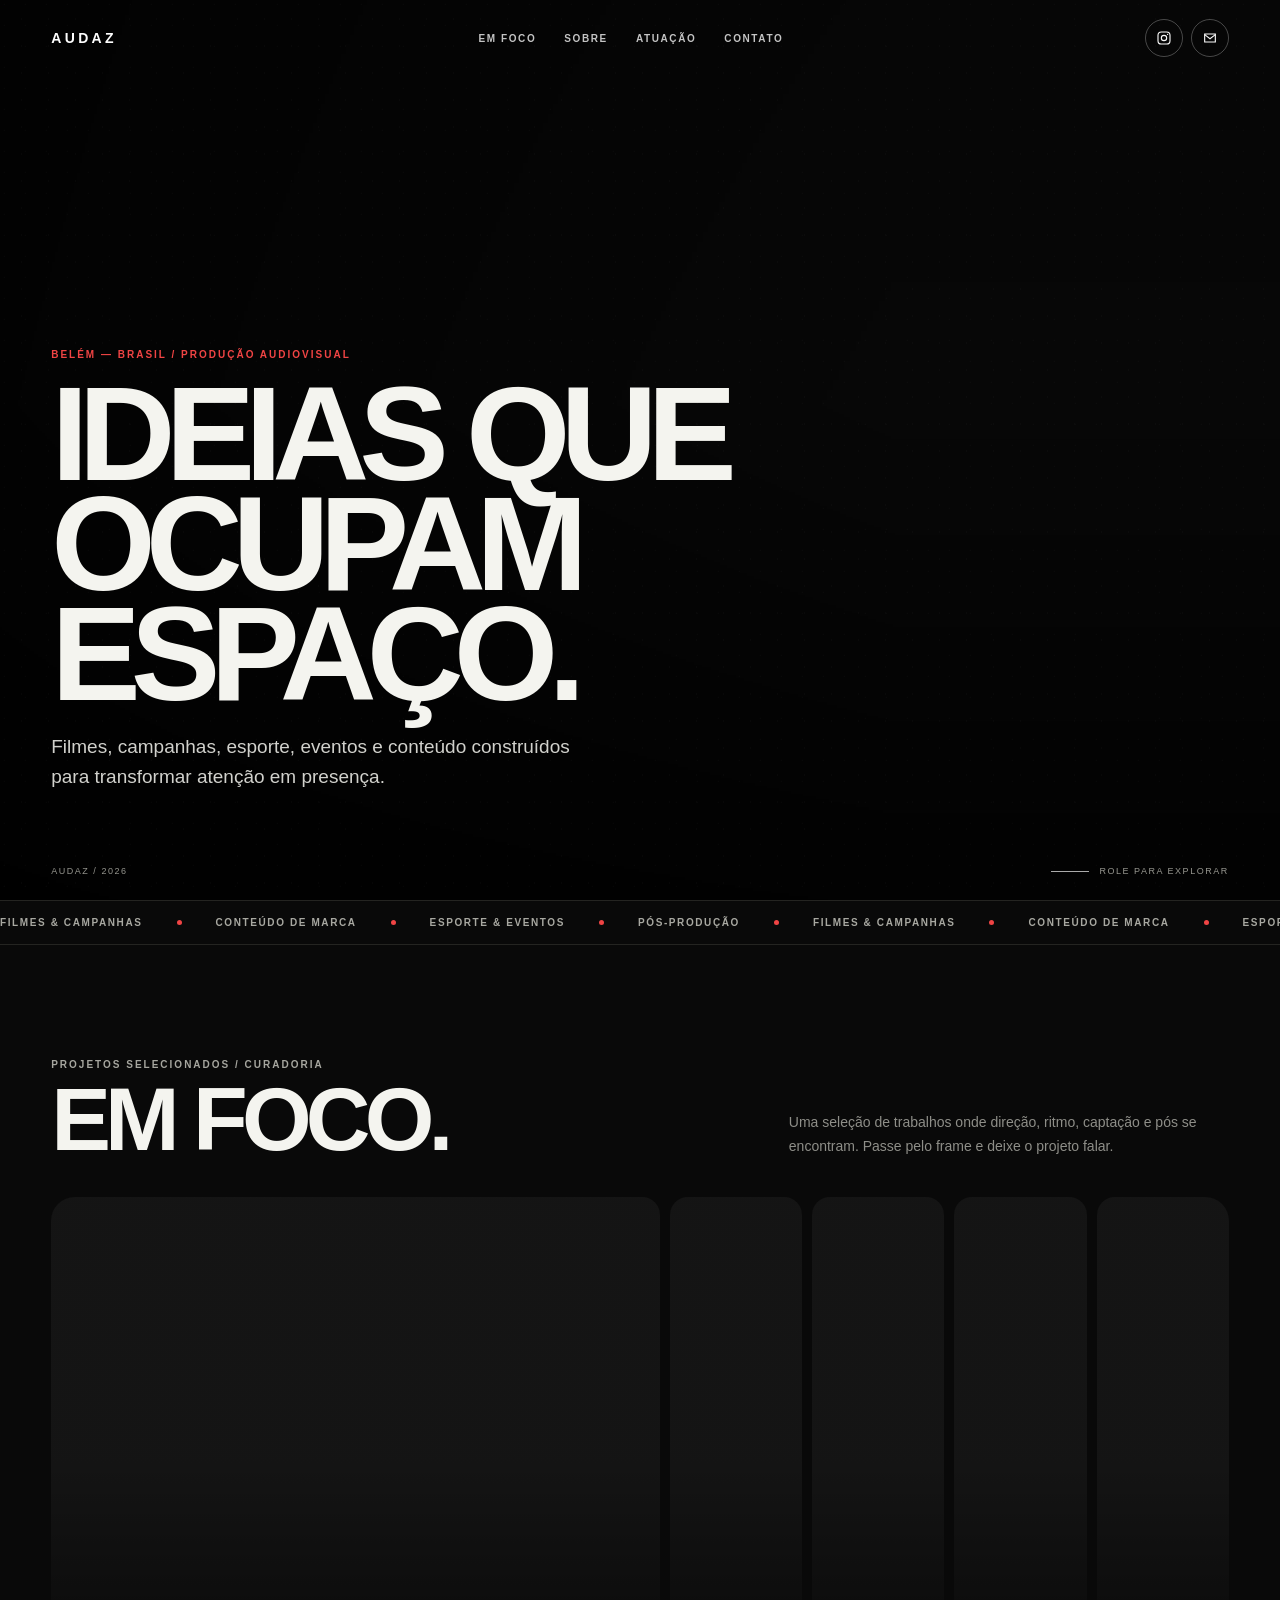
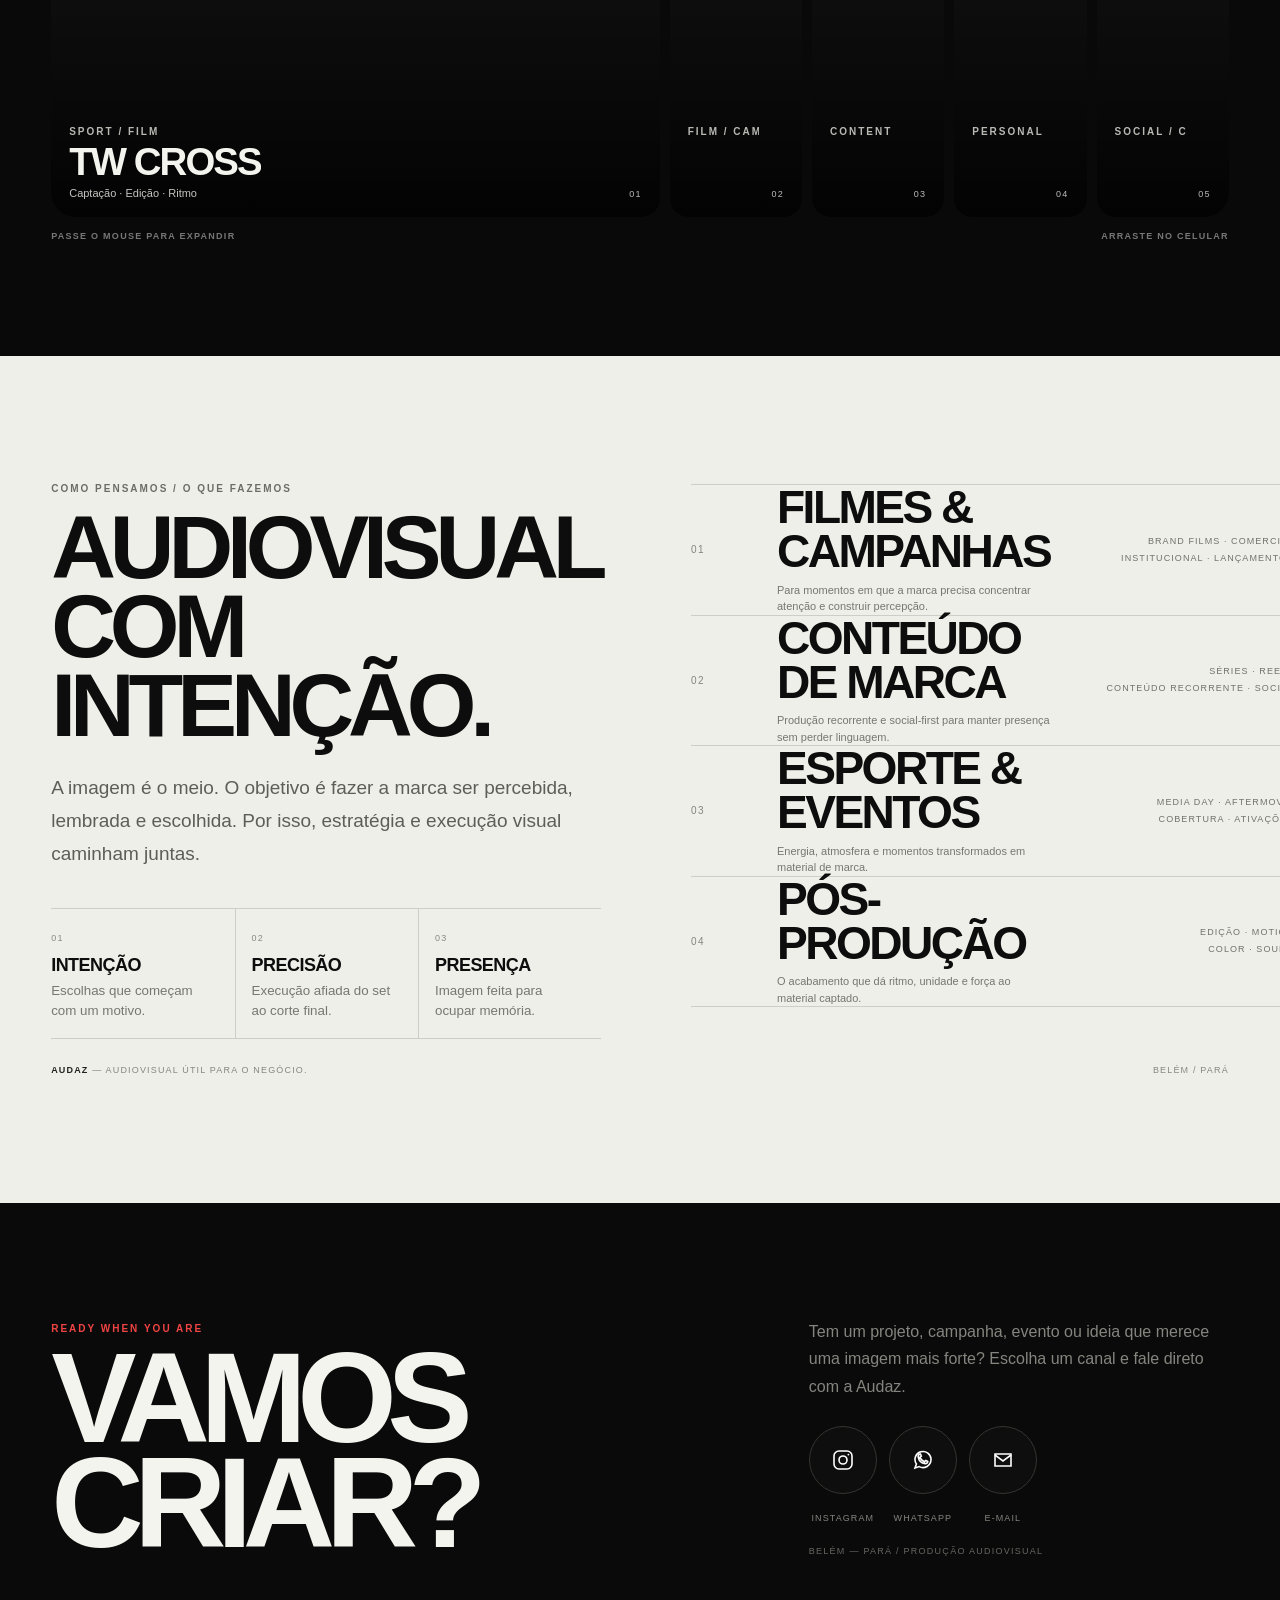
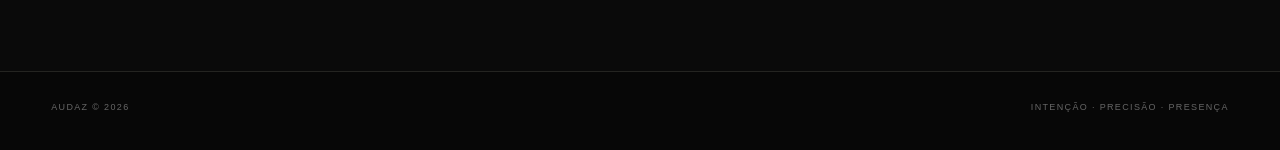
<file: v4.html>
<!doctype html>
<html lang="pt-BR">
<head>
<meta charset="utf-8">
<meta name="viewport" content="width=device-width,initial-scale=1,viewport-fit=cover">
<meta name="theme-color" content="#070707">
<meta name="description" content="AUDAZ — filmes, campanhas, esporte, eventos e conteúdo audiovisual.">
<title>AUDAZ — Portfolio V4</title>
<style>
:root{--bg:#070707;--paper:#efefe9;--ink:#0d0d0d;--white:#f4f4ef;--muted:#8e8e88;--line:#242421;--paperline:#cecec7;--accent:#f04444;--pad:clamp(18px,4vw,58px);--radius:22px;--ease:cubic-bezier(.2,.7,.2,1)}*{box-sizing:border-box}html{scroll-behavior:smooth;background:var(--bg)}body{margin:0;background:var(--bg);color:var(--white);font-family:Inter,ui-sans-serif,-apple-system,BlinkMacSystemFont,"Helvetica Neue",Arial,sans-serif;-webkit-font-smoothing:antialiased;overflow-x:hidden}a{color:inherit;text-decoration:none}button{font:inherit}img,video{display:block;max-width:100%}::selection{background:var(--white);color:var(--bg)}.noise{position:fixed;inset:0;pointer-events:none;z-index:99;opacity:.025;background-image:radial-gradient(circle at 20% 20%,#fff 0 .7px,transparent .8px),radial-gradient(circle at 80% 70%,#fff 0 .7px,transparent .8px);background-size:21px 21px,27px 27px}.header{position:fixed;z-index:40;left:0;right:0;top:0;height:76px;padding:0 var(--pad);display:flex;align-items:center;justify-content:space-between;mix-blend-mode:difference;color:#fff;pointer-events:none}.header>*{pointer-events:auto}.brand{font-weight:900;font-size:14px;letter-spacing:.24em}.nav{display:flex;align-items:center;gap:28px}.nav a{font-size:10px;text-transform:uppercase;letter-spacing:.16em;font-weight:700;opacity:.78;transition:opacity .2s}.nav a:hover{opacity:1}.social-mini{display:flex;align-items:center;gap:8px}.icon-link{width:38px;height:38px;border:1px solid rgba(255,255,255,.28);border-radius:50%;display:grid;place-items:center;position:relative;transition:transform .25s var(--ease),background .25s,border-color .25s}.icon-link:hover{transform:translateY(-2px);background:#fff;color:#000;border-color:#fff}.icon-link svg{width:16px;height:16px}.icon-link .tip{position:absolute;top:48px;right:0;padding:7px 9px;border-radius:8px;background:#fff;color:#000;font-size:9px;letter-spacing:.08em;text-transform:uppercase;white-space:nowrap;opacity:0;transform:translateY(-4px);pointer-events:none;transition:.2s}.icon-link:hover .tip{opacity:1;transform:none}.menu-btn{display:none;width:42px;height:42px;border:1px solid rgba(255,255,255,.24);border-radius:50%;background:transparent;color:#fff;place-items:center}.menu-btn span,.menu-btn:before,.menu-btn:after{content:"";display:block;width:16px;height:1px;background:currentColor}.menu-btn span{margin:4px 0}.mobile-menu{position:fixed;z-index:35;inset:0;background:#080808;color:#fff;display:grid;align-content:center;padding:90px 26px 40px;transform:translateY(-105%);transition:transform .45s var(--ease)}.mobile-menu.open{transform:none}.mobile-menu a{font-size:clamp(44px,12vw,76px);font-weight:850;letter-spacing:-.06em;line-height:1.02;padding:7px 0}.mobile-socials{display:flex;gap:10px;margin-top:40px}.mobile-socials .icon-link{width:48px;height:48px}.hero{position:relative;height:100svh;min-height:640px;overflow:hidden;background:#090909}.hero-video,.hero-shade{position:absolute;inset:0}.hero-video video{width:100%;height:100%;object-fit:cover;transform:scale(1.02);filter:saturate(.9) contrast(1.06)}.hero-shade{background:linear-gradient(90deg,rgba(0,0,0,.68),rgba(0,0,0,.18) 70%),linear-gradient(to top,rgba(0,0,0,.72),transparent 55%,rgba(0,0,0,.16));z-index:1}.hero-copy{position:absolute;z-index:2;left:var(--pad);right:var(--pad);bottom:clamp(74px,10vh,120px);max-width:1100px}.eyebrow{font-size:10px;line-height:1;text-transform:uppercase;letter-spacing:.2em;font-weight:750;color:#a6a69f}.eyebrow.red{color:var(--accent)}.hero h1{font-size:clamp(58px,10.5vw,170px);font-weight:900;letter-spacing:-.075em;line-height:.82;margin:18px 0 24px;max-width:1000px}.hero-lead{font-size:clamp(14px,1.5vw,19px);line-height:1.55;max-width:560px;color:#d1d1cc}.hero-bottom{position:absolute;z-index:2;left:var(--pad);right:var(--pad);bottom:24px;display:flex;justify-content:space-between;align-items:end;color:#96968f;font-size:9px;text-transform:uppercase;letter-spacing:.17em}.scroll-mark{display:flex;align-items:center;gap:10px}.scroll-mark:before{content:"";height:1px;width:38px;background:#aaa}.ticker{border-top:1px solid var(--line);border-bottom:1px solid var(--line);overflow:hidden;background:#090909}.ticker-track{display:flex;width:max-content;gap:34px;padding:16px 0;animation:ticker 24s linear infinite}.ticker-item{display:flex;gap:34px;align-items:center;font-size:10px;font-weight:800;letter-spacing:.16em;text-transform:uppercase;color:#a8a8a1}.ticker-dot{width:5px;height:5px;border-radius:50%;background:var(--accent)}@keyframes ticker{to{transform:translateX(-50%)}}.projects{padding:clamp(74px,9vw,138px) var(--pad);background:#090909}.project-head{display:grid;grid-template-columns:1fr 1fr;gap:32px;align-items:end;margin-bottom:38px}.project-head h2{font-size:clamp(50px,7vw,104px);font-weight:900;letter-spacing:-.065em;line-height:.88;margin:10px 0 0}.project-intro{justify-self:end;max-width:440px;color:var(--muted);font-size:14px;line-height:1.7;margin:0}.slat-wrap{overflow:hidden;border-radius:24px}.slats{display:flex;gap:10px;height:min(66vw,620px);min-height:430px}.slat{position:relative;flex:1 1 0;min-width:0;overflow:hidden;border-radius:18px;background:#161616;cursor:pointer;transition:flex .62s cubic-bezier(.22,.8,.2,1),filter .35s ease}.slat.active{flex:4.6 1 0}.slat-media,.slat-shade{position:absolute;inset:0}.slat-media video{width:100%;height:100%;object-fit:cover;filter:brightness(.78) saturate(.94);transform:scale(1.02);transition:filter .3s ease,transform .6s ease}.slat-shade{background:linear-gradient(to top,rgba(0,0,0,.88),rgba(0,0,0,.08) 58%)}.slat:not(.active) .slat-media video{filter:brightness(.52) saturate(.78)}.slat.active .slat-media video{filter:brightness(.83) saturate(.98);transform:scale(1.055)}.slat-meta{position:absolute;z-index:3;left:18px;right:18px;bottom:18px;display:flex;align-items:flex-end;justify-content:space-between;gap:12px}.slat-text{min-width:0;overflow:hidden}.slat-text .eyebrow{color:#b9b9b4;white-space:nowrap}.slat-text h3{font-size:clamp(24px,3vw,46px);line-height:.95;letter-spacing:-.05em;margin:7px 0 0;font-weight:900;white-space:nowrap;opacity:0;transform:translateY(8px);transition:.28s ease}.slat-text p{font-size:11px;color:#c5c5c0;margin:7px 0 0;white-space:nowrap;opacity:0;transition:.28s ease}.slat.active .slat-text h3,.slat.active .slat-text p{opacity:1;transform:none}.slat-num{font-size:9px;letter-spacing:.14em;color:#bbb;white-space:nowrap}.project-hint{display:flex;justify-content:space-between;gap:20px;margin-top:14px;color:#777;font-size:9px;font-weight:700;letter-spacing:.14em;text-transform:uppercase}.system{background:var(--paper);color:var(--ink);padding:clamp(82px,10vw,150px) var(--pad)}.system-top{display:grid;grid-template-columns:.72fr 1.28fr;gap:clamp(36px,7vw,110px);align-items:start}.system-label{position:sticky;top:110px}.system-label .eyebrow{color:#6d6d68}.system-title{font-size:clamp(48px,7vw,106px);line-height:.88;letter-spacing:-.068em;margin:14px 0 26px;font-weight:900}.system-lead{font-size:clamp(15px,1.5vw,19px);line-height:1.75;color:#5e5e59;max-width:540px;margin:0}.principle-strip{display:grid;grid-template-columns:repeat(3,1fr);margin-top:38px;border-top:1px solid var(--paperline);border-bottom:1px solid var(--paperline)}.principle-mini{padding:18px 16px 18px 0}.principle-mini+.principle-mini{border-left:1px solid var(--paperline);padding-left:16px}.principle-mini span{font-size:9px;letter-spacing:.14em;color:#8a8a84}.principle-mini strong{display:block;margin-top:10px;font-size:18px;letter-spacing:-.03em}.principle-mini small{display:block;margin-top:5px;color:#777771;line-height:1.45}.offer{border-top:1px solid var(--paperline)}.offer-row{display:grid;grid-template-columns:62px 1fr minmax(220px,.8fr);gap:24px;align-items:center;min-height:126px;border-bottom:1px solid var(--paperline);transition:padding .25s var(--ease),background .25s var(--ease)}.offer-row:hover{padding-left:14px;background:#e8e8e2}.offer-num{font-size:10px;letter-spacing:.14em;color:#85857f}.offer-main strong{display:block;font-size:clamp(28px,3.6vw,54px);line-height:.96;letter-spacing:-.055em;font-weight:900}.offer-main span{display:block;margin-top:8px;color:#777771;font-size:11px;line-height:1.5}.offer-tags{justify-self:end;text-align:right;color:#71716c;font-size:9px;line-height:1.9;text-transform:uppercase;letter-spacing:.12em}.system-note{display:flex;justify-content:space-between;gap:24px;margin-top:26px;color:#868680;font-size:9px;text-transform:uppercase;letter-spacing:.13em}.system-note b{color:#222;font-weight:800}.contact{position:relative;overflow:hidden;background:#0a0a0a;padding:clamp(74px,9vw,138px) var(--pad)}.contact-wrap{display:grid;grid-template-columns:1.2fr .8fr;gap:60px;align-items:end}.contact h2{font-size:clamp(58px,10vw,154px);line-height:.82;letter-spacing:-.075em;margin:12px 0 0;font-weight:900}.contact-side{justify-self:end;width:min(100%,420px)}.contact-side p{color:#85857f;line-height:1.7;margin:0 0 26px}.contact-icons{display:flex;gap:12px;flex-wrap:wrap}.contact-icon{width:68px;height:68px;border-radius:50%;border:1px solid #343430;display:grid;place-items:center;transition:.3s var(--ease);position:relative;background:#0e0e0e;color:#fff}.contact-icon:hover{background:#fff;color:#000;border-color:#fff;transform:translateY(-4px)}.contact-icon svg{width:24px;height:24px}.contact-icon span{position:absolute;left:50%;bottom:-30px;transform:translateX(-50%);font-size:9px;text-transform:uppercase;letter-spacing:.12em;color:#85857f;white-space:nowrap}.contact-note{margin-top:52px;font-size:9px;color:#676762;text-transform:uppercase;letter-spacing:.14em}.whatsapp-pending{cursor:pointer}.toast{position:fixed;z-index:100;left:50%;bottom:24px;transform:translate(-50%,20px);opacity:0;pointer-events:none;background:#fff;color:#000;padding:11px 15px;border-radius:999px;font-size:11px;font-weight:700;transition:.25s}.toast.show{opacity:1;transform:translate(-50%,0)}footer{border-top:1px solid var(--line);padding:30px var(--pad) 38px;display:flex;justify-content:space-between;gap:20px;color:#666;font-size:9px;text-transform:uppercase;letter-spacing:.15em}@media(hover:hover){.slats:hover .slat:not(:hover){filter:brightness(.78)}.slat:hover{flex:4.6 1 0}.slat:hover .slat-text h3,.slat:hover .slat-text p{opacity:1;transform:none}}@media(max-width:900px){.nav{display:none}.menu-btn{display:grid}.social-mini .icon-link{display:none}.social-mini .menu-btn{display:grid}.project-head,.system-top,.contact-wrap{grid-template-columns:1fr}.project-intro,.contact-side{justify-self:start}.system-label{position:static}.offer-row{grid-template-columns:48px 1fr}.offer-tags{grid-column:2;justify-self:start;text-align:left}.slats{height:520px}.slat.active{flex:3.6 1 0}.contact-side{justify-self:start}.hero h1{font-size:clamp(58px,14vw,110px)}}@media(max-width:660px){.header{height:66px}.hero{min-height:610px}.hero-copy{bottom:86px}.hero-lead{max-width:90%}.hero-bottom{bottom:18px}.projects,.system,.contact{padding-left:18px;padding-right:18px}.project-head{margin-bottom:24px}.slat-wrap{overflow:visible}.slats{overflow-x:auto;overscroll-behavior-x:contain;scroll-snap-type:x mandatory;height:540px;gap:10px;padding-right:18px;scrollbar-width:none}.slats::-webkit-scrollbar{display:none}.slat,.slat.active{flex:0 0 78vw;scroll-snap-align:center;border-radius:16px}.slat-text h3,.slat-text p{opacity:1;transform:none}.slat:not(.mobile-active) .slat-media video{filter:brightness(.58) saturate(.82)}.slat.mobile-active .slat-media video{filter:brightness(.82)}.project-hint span:last-child{display:none}.system-title{font-size:clamp(44px,15vw,76px)}.principle-strip{grid-template-columns:1fr}.principle-mini,.principle-mini+.principle-mini{border-left:0;border-bottom:1px solid var(--paperline);padding:16px 0}.principle-mini:last-child{border-bottom:0}.offer-row{grid-template-columns:38px 1fr;gap:12px;padding:22px 0;min-height:0}.offer-main strong{font-size:30px}.offer-tags{font-size:8px}.system-note{flex-direction:column}.contact-icon{width:60px;height:60px}.contact-icon span{display:none}footer{flex-direction:column}}@media(prefers-reduced-motion:reduce){html{scroll-behavior:auto}.ticker-track{animation:none}.slat,.icon-link,.contact-icon,.offer-row{transition:none}}
</style>
</head>
<body>
<div class="noise" aria-hidden="true"></div>
<header class="header"><a class="brand" href="#top" aria-label="AUDAZ — início">AUDAZ</a><nav class="nav"><a href="#focus">Em foco</a><a href="#system">Sobre</a><a href="#system">Atuação</a><a href="#contact">Contato</a></nav><div class="social-mini"><a class="icon-link" href="https://instagram.com/osilasmerces" target="_blank" rel="noreferrer" aria-label="Instagram"><svg viewBox="0 0 24 24" fill="none" stroke="currentColor" stroke-width="1.7"><rect x="3" y="3" width="18" height="18" rx="5"/><circle cx="12" cy="12" r="4"/><circle cx="17.4" cy="6.6" r=".9" fill="currentColor" stroke="none"/></svg><span class="tip">Instagram</span></a><a class="icon-link" href="mailto:produtoraaudaz@gmail.com" aria-label="E-mail"><svg viewBox="0 0 24 24" fill="none" stroke="currentColor" stroke-width="1.7"><path d="M4 6h16v12H4z"/><path d="m4 7 8 6 8-6"/></svg><span class="tip">E-mail</span></a><button class="menu-btn" id="menuBtn" type="button" aria-label="Abrir menu" aria-expanded="false"><span></span></button></div></header>
<div class="mobile-menu" id="mobileMenu" aria-hidden="true"><a href="#focus">Em foco</a><a href="#system">Sobre</a><a href="#system">Atuação</a><a href="#contact">Contato</a><div class="mobile-socials"><a class="icon-link" href="https://instagram.com/osilasmerces" target="_blank" rel="noreferrer" aria-label="Instagram"><svg viewBox="0 0 24 24" fill="none" stroke="currentColor" stroke-width="1.7"><rect x="3" y="3" width="18" height="18" rx="5"/><circle cx="12" cy="12" r="4"/><circle cx="17.4" cy="6.6" r=".9" fill="currentColor" stroke="none"/></svg></a><a class="icon-link" href="mailto:produtoraaudaz@gmail.com" aria-label="E-mail"><svg viewBox="0 0 24 24" fill="none" stroke="currentColor" stroke-width="1.7"><path d="M4 6h16v12H4z"/><path d="m4 7 8 6 8-6"/></svg></a></div></div>
<main id="top">
<section class="hero"><div class="hero-video"><video autoplay muted loop playsinline preload="auto" src="assets/video/tw-cross-hero.mp4"></video></div><div class="hero-shade"></div><div class="hero-copy"><div class="eyebrow red">Belém — Brasil / Produção audiovisual</div><h1>IDEIAS QUE<br>OCUPAM ESPAÇO.</h1><p class="hero-lead">Filmes, campanhas, esporte, eventos e conteúdo construídos para transformar atenção em presença.</p></div><div class="hero-bottom"><span>AUDAZ / 2026</span><span class="scroll-mark">Role para explorar</span></div></section>
<div class="ticker" aria-hidden="true"><div class="ticker-track"><span class="ticker-item">FILMES & CAMPANHAS <i class="ticker-dot"></i></span><span class="ticker-item">CONTEÚDO DE MARCA <i class="ticker-dot"></i></span><span class="ticker-item">ESPORTE & EVENTOS <i class="ticker-dot"></i></span><span class="ticker-item">PÓS-PRODUÇÃO <i class="ticker-dot"></i></span><span class="ticker-item">FILMES & CAMPANHAS <i class="ticker-dot"></i></span><span class="ticker-item">CONTEÚDO DE MARCA <i class="ticker-dot"></i></span><span class="ticker-item">ESPORTE & EVENTOS <i class="ticker-dot"></i></span><span class="ticker-item">PÓS-PRODUÇÃO <i class="ticker-dot"></i></span></div></div>
<section class="projects" id="focus"><div class="project-head"><div><div class="eyebrow">Projetos selecionados / Curadoria</div><h2>EM FOCO.</h2></div><p class="project-intro">Uma seleção de trabalhos onde direção, ritmo, captação e pós se encontram. Passe pelo frame e deixe o projeto falar.</p></div><div class="slat-wrap"><div class="slats" id="slats"><article class="slat active" data-slat><div class="slat-media"><video muted loop playsinline preload="metadata" src="assets/video/tw-cross-hero.mp4"></video></div><div class="slat-shade"></div><div class="slat-meta"><div class="slat-text"><div class="eyebrow">Sport / Film</div><h3>TW CROSS</h3><p>Captação · Edição · Ritmo</p></div><span class="slat-num">01</span></div></article><article class="slat" data-slat><div class="slat-media"><video muted loop playsinline preload="metadata" src="assets/video/sequence-04.mp4"></video></div><div class="slat-shade"></div><div class="slat-meta"><div class="slat-text"><div class="eyebrow">Film / Campaign</div><h3>SEQUENCE 04</h3><p>Direção · Captação · Edição</p></div><span class="slat-num">02</span></div></article><article class="slat" data-slat><div class="slat-media"><video muted loop playsinline preload="metadata" src="assets/video/pet-patty.mp4"></video></div><div class="slat-shade"></div><div class="slat-meta"><div class="slat-text"><div class="eyebrow">Content</div><h3>PET PATTY</h3><p>Conteúdo de marca · Social</p></div><span class="slat-num">03</span></div></article><article class="slat" data-slat><div class="slat-media"><video muted loop playsinline preload="metadata" src="assets/video/take-the-risk.mp4"></video></div><div class="slat-shade"></div><div class="slat-meta"><div class="slat-text"><div class="eyebrow">Personal / Film</div><h3>TAKE THE RISK</h3><p>Filme · Edição · Ritmo</p></div><span class="slat-num">04</span></div></article><article class="slat" data-slat><div class="slat-media"><video muted loop playsinline preload="metadata" src="assets/video/pilula-02.mp4"></video></div><div class="slat-shade"></div><div class="slat-meta"><div class="slat-text"><div class="eyebrow">Social / Content</div><h3>PÍLULA 02</h3><p>Conteúdo · Edição</p></div><span class="slat-num">05</span></div></article></div></div><div class="project-hint"><span>Passe o mouse para expandir</span><span>Arraste no celular</span></div></section>
<section class="system" id="system"><div class="system-top"><div class="system-label"><div class="eyebrow">Como pensamos / O que fazemos</div><h2 class="system-title">AUDIOVISUAL<br>COM INTENÇÃO.</h2><p class="system-lead">A imagem é o meio. O objetivo é fazer a marca ser percebida, lembrada e escolhida. Por isso, estratégia e execução visual caminham juntas.</p><div class="principle-strip"><div class="principle-mini"><span>01</span><strong>INTENÇÃO</strong><small>Escolhas que começam com um motivo.</small></div><div class="principle-mini"><span>02</span><strong>PRECISÃO</strong><small>Execução afiada do set ao corte final.</small></div><div class="principle-mini"><span>03</span><strong>PRESENÇA</strong><small>Imagem feita para ocupar memória.</small></div></div></div><div class="offer"><div class="offer-row"><span class="offer-num">01</span><div class="offer-main"><strong>FILMES & CAMPANHAS</strong><span>Para momentos em que a marca precisa concentrar atenção e construir percepção.</span></div><div class="offer-tags">Brand films · Comercial<br>Institucional · Lançamentos</div></div><div class="offer-row"><span class="offer-num">02</span><div class="offer-main"><strong>CONTEÚDO DE MARCA</strong><span>Produção recorrente e social-first para manter presença sem perder linguagem.</span></div><div class="offer-tags">Séries · Reels<br>Conteúdo recorrente · Social</div></div><div class="offer-row"><span class="offer-num">03</span><div class="offer-main"><strong>ESPORTE & EVENTOS</strong><span>Energia, atmosfera e momentos transformados em material de marca.</span></div><div class="offer-tags">Media Day · Aftermovie<br>Cobertura · Ativações</div></div><div class="offer-row"><span class="offer-num">04</span><div class="offer-main"><strong>PÓS-PRODUÇÃO</strong><span>O acabamento que dá ritmo, unidade e força ao material captado.</span></div><div class="offer-tags">Edição · Motion<br>Color · Sound</div></div></div></div><div class="system-note"><span><b>AUDAZ</b> — audiovisual útil para o negócio.</span><span>Belém / Pará</span></div></section>
<section class="contact" id="contact"><div class="contact-wrap"><div><div class="eyebrow red">Ready when you are</div><h2>VAMOS<br>CRIAR?</h2></div><div class="contact-side"><p>Tem um projeto, campanha, evento ou ideia que merece uma imagem mais forte? Escolha um canal e fale direto com a Audaz.</p><div class="contact-icons"><a class="contact-icon" href="https://instagram.com/osilasmerces" target="_blank" rel="noreferrer" aria-label="Abrir Instagram"><svg viewBox="0 0 24 24" fill="none" stroke="currentColor" stroke-width="1.6"><rect x="3" y="3" width="18" height="18" rx="5"/><circle cx="12" cy="12" r="4"/><circle cx="17.4" cy="6.6" r=".9" fill="currentColor" stroke="none"/></svg><span>Instagram</span></a><button class="contact-icon whatsapp-pending" id="whatsBtn" type="button" aria-label="WhatsApp"><svg viewBox="0 0 24 24" fill="none" stroke="currentColor" stroke-width="1.6"><path d="M20 11.6a8 8 0 0 1-11.8 7L4 20l1.4-4A8 8 0 1 1 20 11.6Z"/><path d="M9 8.5c.3 2.7 1.8 4.3 4.5 5.3l1.3-1.3 2 .9c-.2 1.4-1.2 2.2-2.6 2.2-3.8-.4-6.6-3.2-7-7 0-1.4.8-2.4 2.2-2.6l.9 2-1.3 1.5Z"/></svg><span>WhatsApp</span></button><a class="contact-icon" href="mailto:produtoraaudaz@gmail.com" aria-label="Enviar e-mail"><svg viewBox="0 0 24 24" fill="none" stroke="currentColor" stroke-width="1.6"><path d="M4 6h16v12H4z"/><path d="m4 7 8 6 8-6"/></svg><span>E-mail</span></a></div><div class="contact-note">Belém — Pará / Produção audiovisual</div></div></div></section>
</main>
<footer><span>AUDAZ © 2026</span><span>INTENÇÃO · PRECISÃO · PRESENÇA</span></footer><div class="toast" id="toast">Adicione seu número do WhatsApp nesta versão</div>
<script>
const menuBtn=document.querySelector('#menuBtn'),mobileMenu=document.querySelector('#mobileMenu');if(menuBtn){menuBtn.addEventListener('click',()=>{const open=mobileMenu.classList.toggle('open');menuBtn.setAttribute('aria-expanded',String(open));mobileMenu.setAttribute('aria-hidden',String(!open))});mobileMenu.querySelectorAll('a').forEach(a=>a.addEventListener('click',()=>{mobileMenu.classList.remove('open');menuBtn.setAttribute('aria-expanded','false');mobileMenu.setAttribute('aria-hidden','true')}))}
const slats=[...document.querySelectorAll('[data-slat]')];function activateSlat(s){slats.forEach(x=>{const v=x.querySelector('video');const active=x===s;x.classList.toggle('active',active);if(active){v.play().catch(()=>{})}else{v.pause()}})}slats.forEach(s=>{s.addEventListener('mouseenter',()=>activateSlat(s));s.addEventListener('focusin',()=>activateSlat(s))});if(slats[0])activateSlat(slats[0]);
if(matchMedia('(max-width:660px)').matches){const io=new IntersectionObserver(es=>{es.forEach(e=>{if(e.isIntersecting&&e.intersectionRatio>.58){slats.forEach(s=>s.classList.remove('mobile-active'));e.target.classList.add('mobile-active');activateSlat(e.target)}})},{threshold:[.58,.7]});slats.forEach(s=>io.observe(s))}
const whats=document.querySelector('#whatsBtn'),toast=document.querySelector('#toast');if(whats){whats.addEventListener('click',()=>{toast.classList.add('show');clearTimeout(window.__toast);window.__toast=setTimeout(()=>toast.classList.remove('show'),2200)})}
</script>
</body>
</html>
</file>
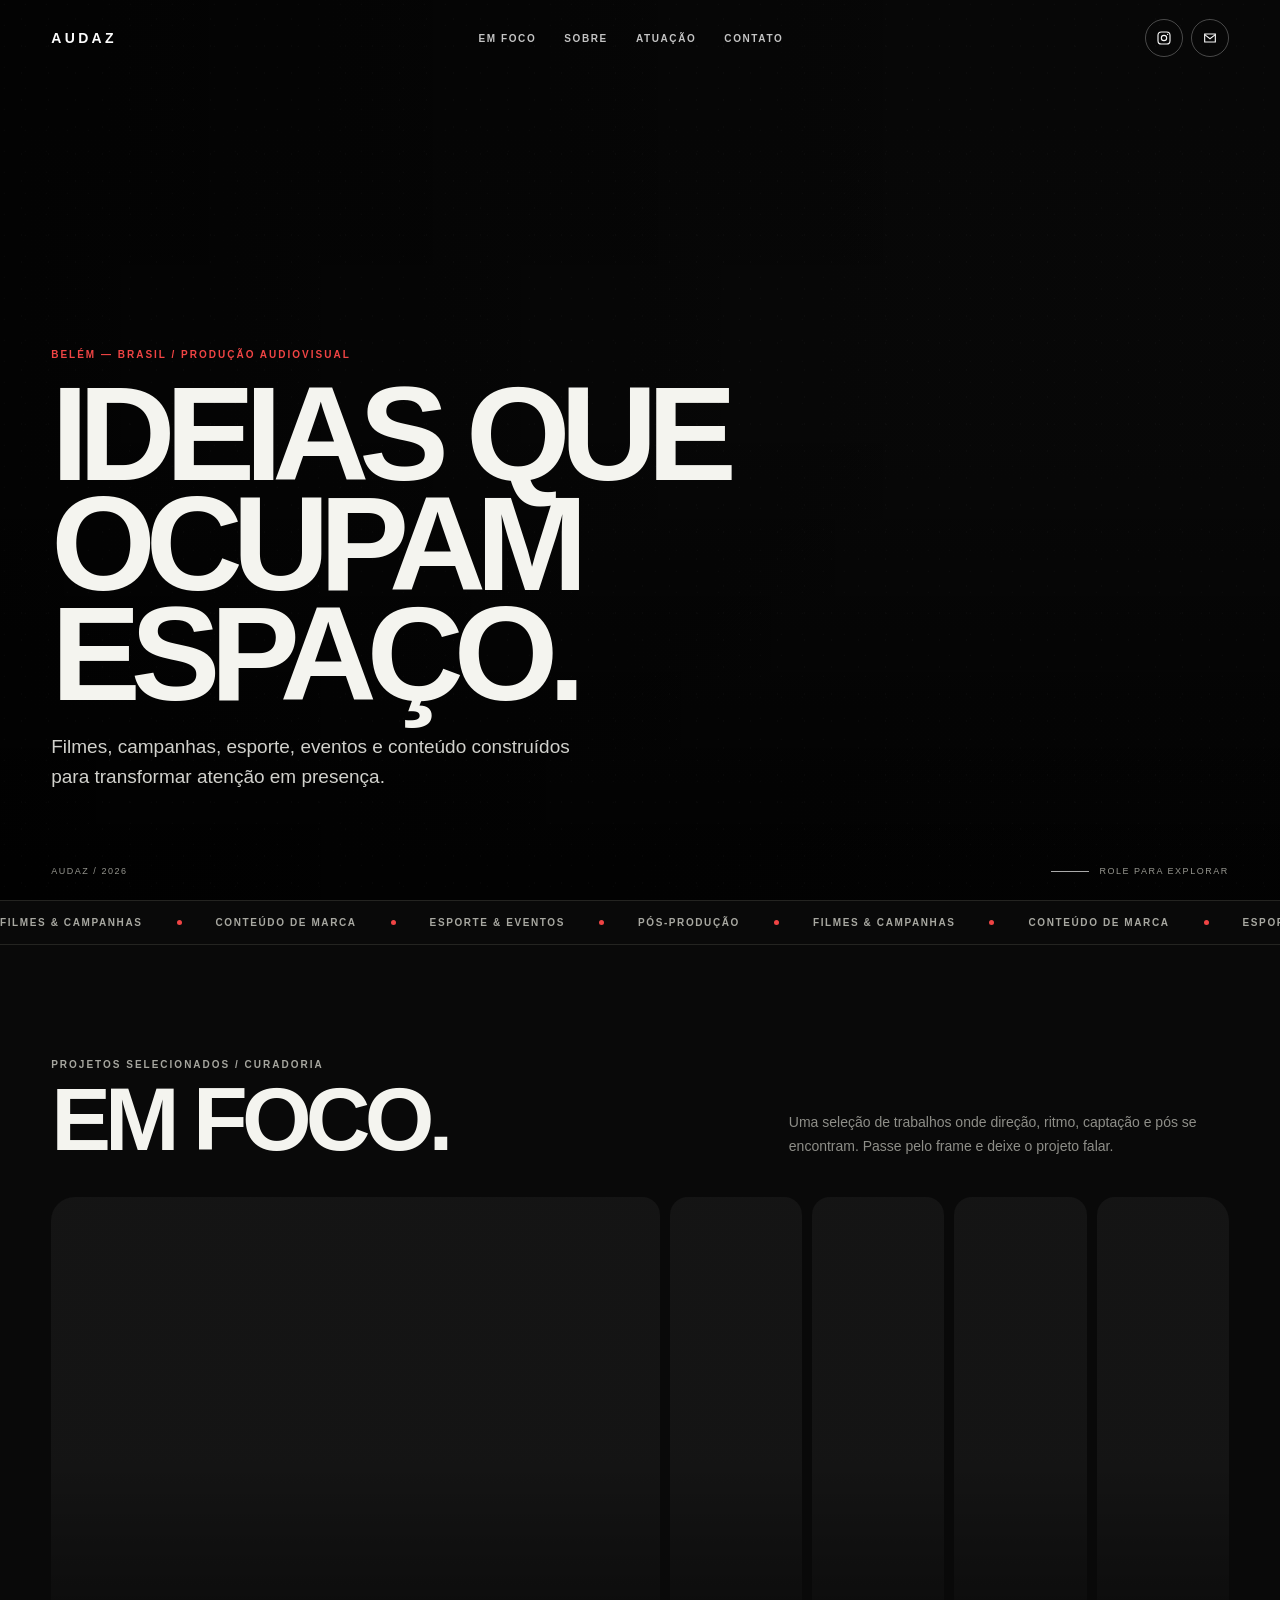
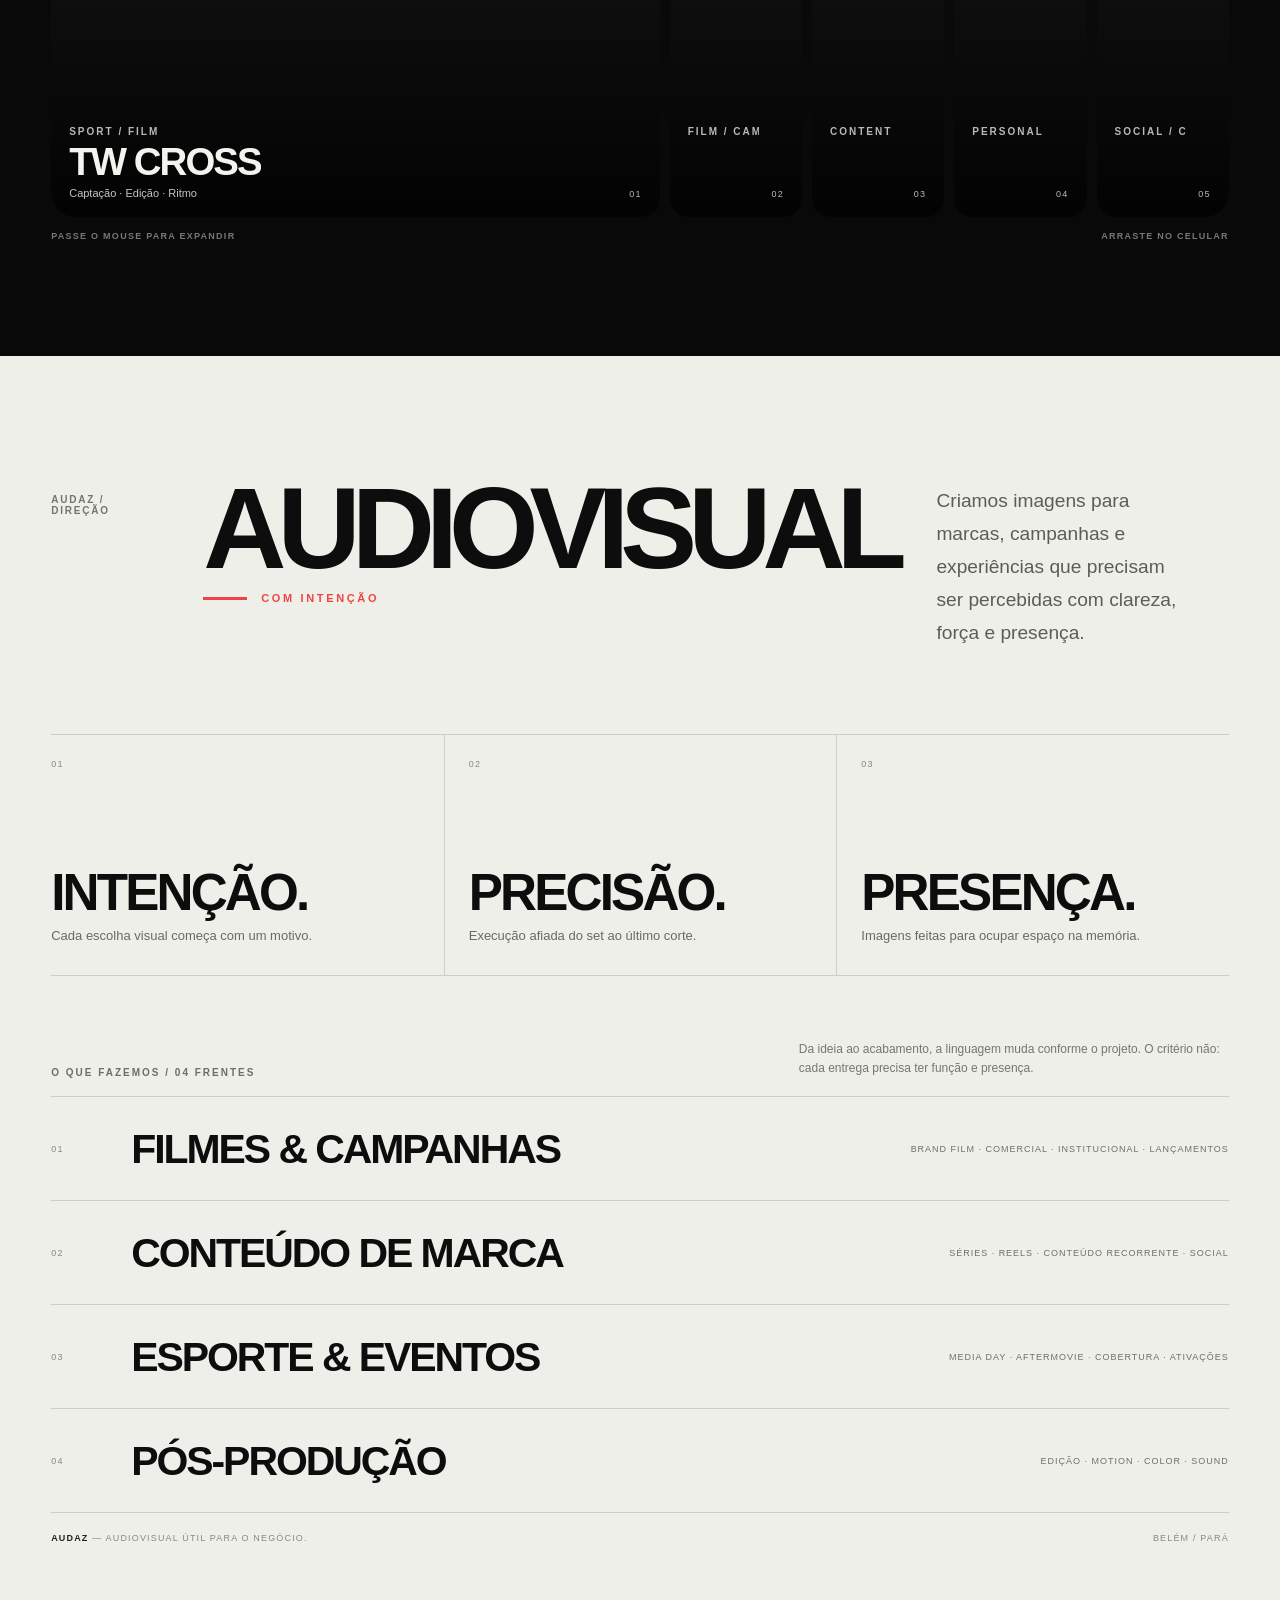
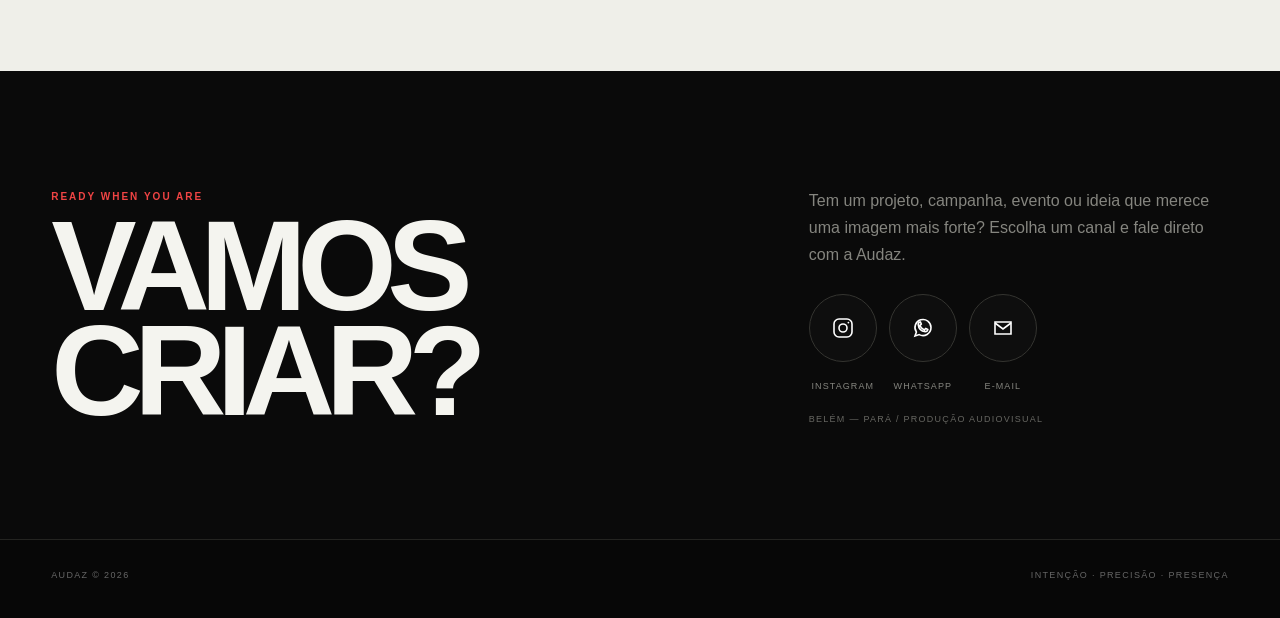
<file: v5-live.html>
<!doctype html><html lang="pt-BR"><head><meta charset="utf-8"><meta name="viewport" content="width=device-width,initial-scale=1"><title>AUDAZ — V5</title><meta http-equiv="refresh" content="0;url=./v5.html"><script>location.replace('./v5.html');</script></head><body style="margin:0;background:#070707;color:#fff;font-family:Arial,sans-serif;display:grid;place-items:center;min-height:100vh"><p>Carregando V5… <a href="./v5.html" style="color:#fff">abrir</a></p></body></html>
</file>
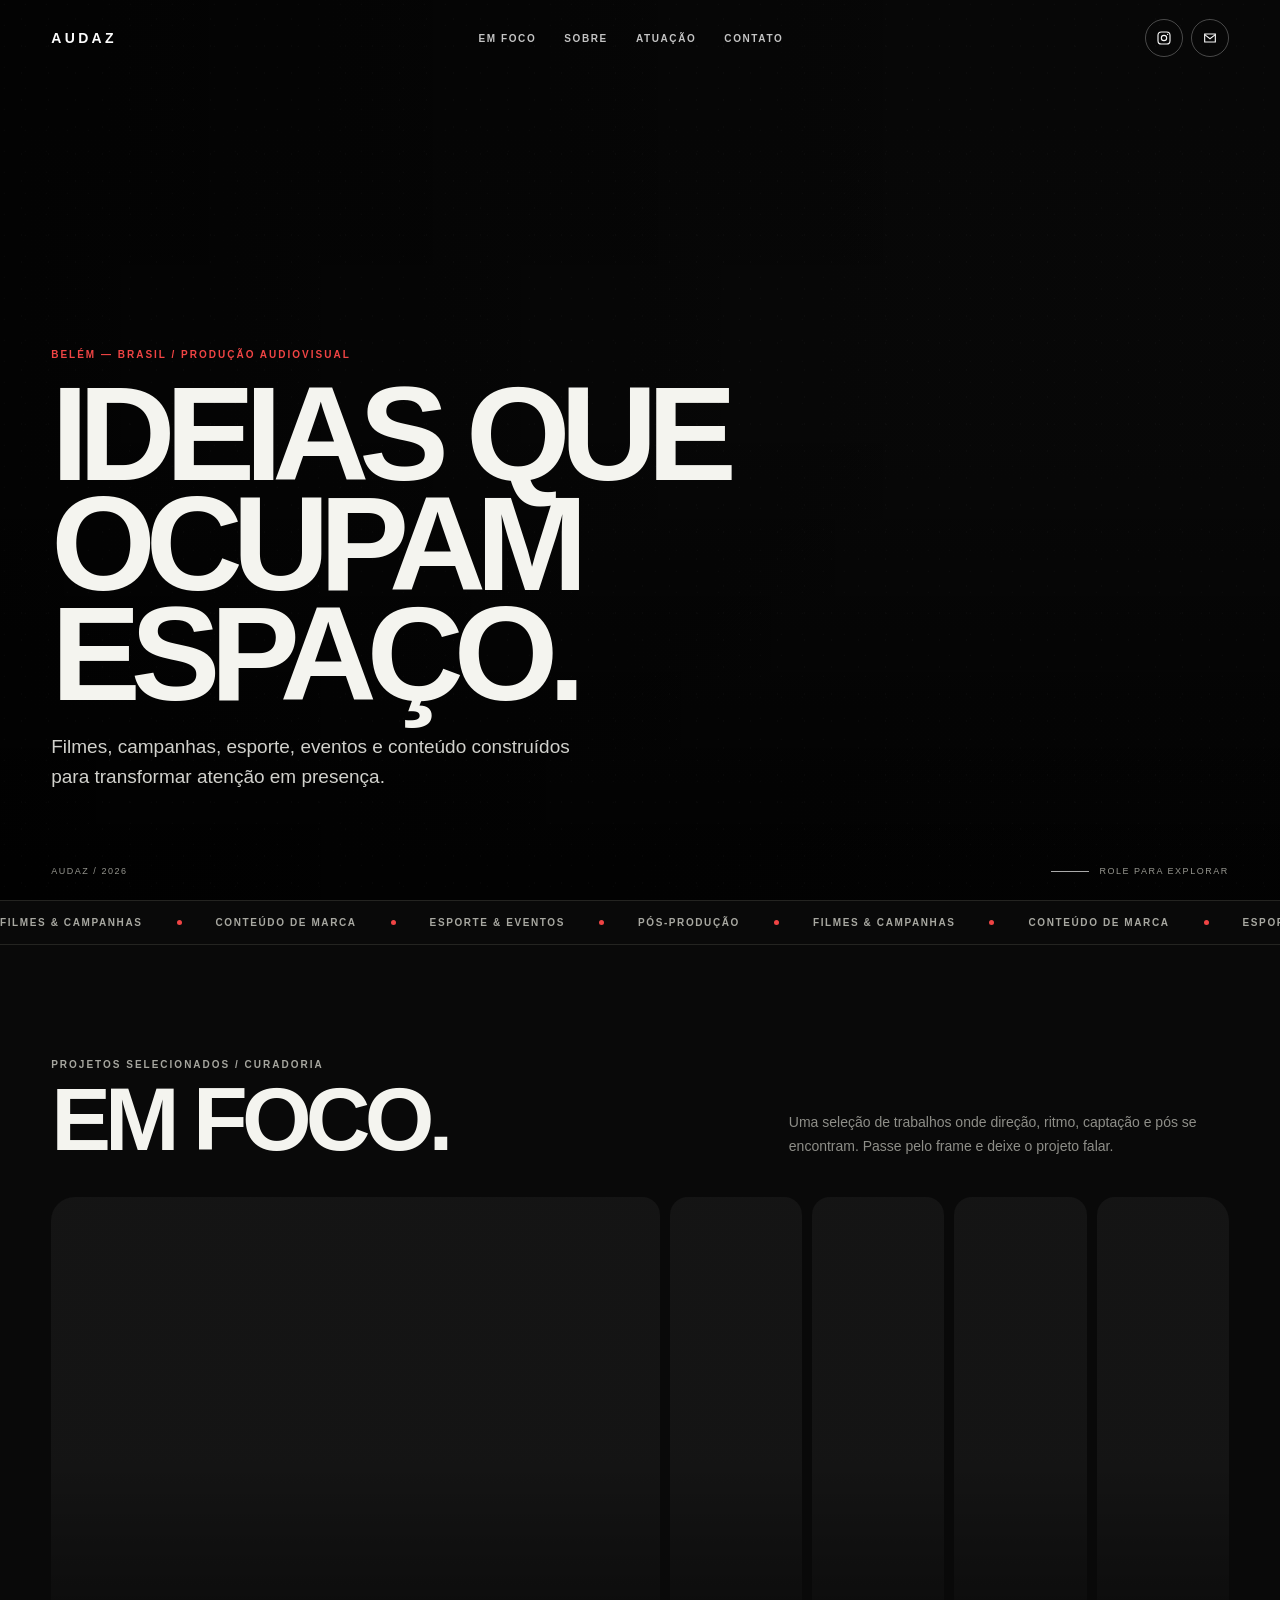
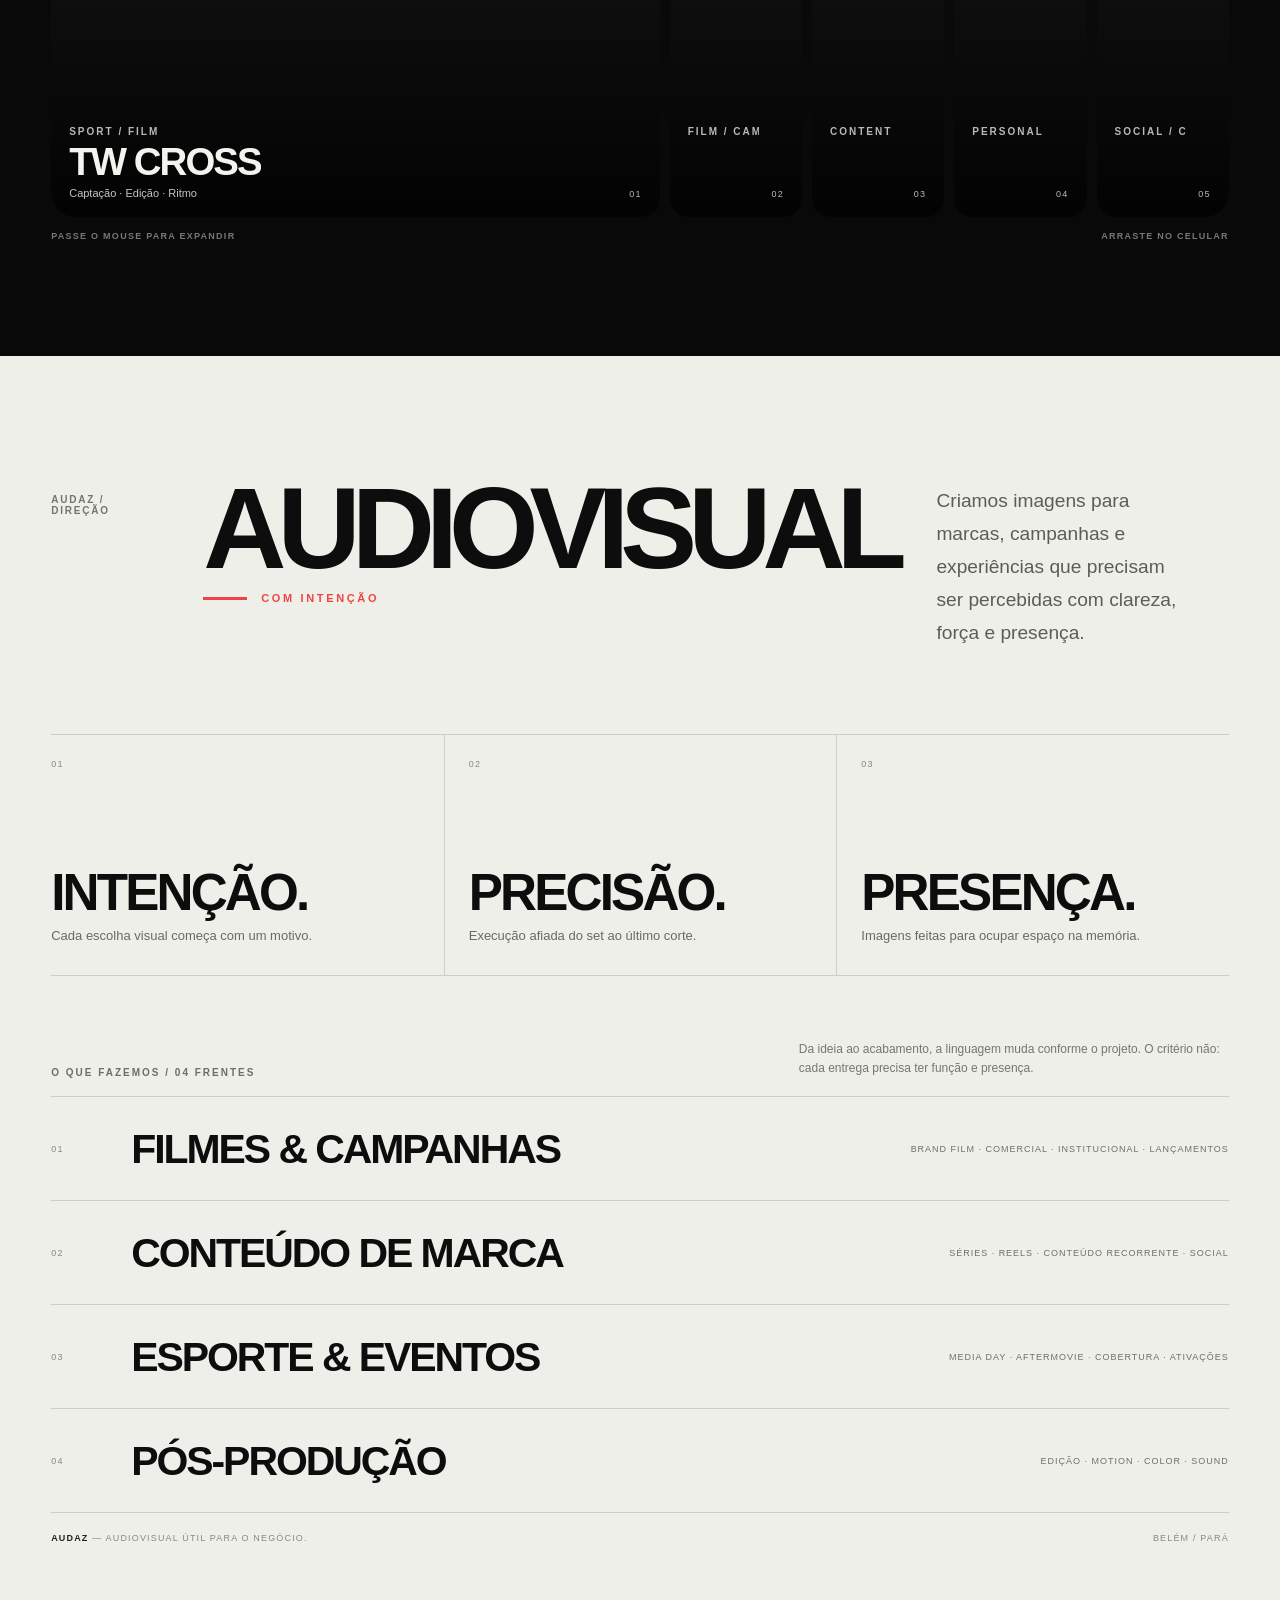
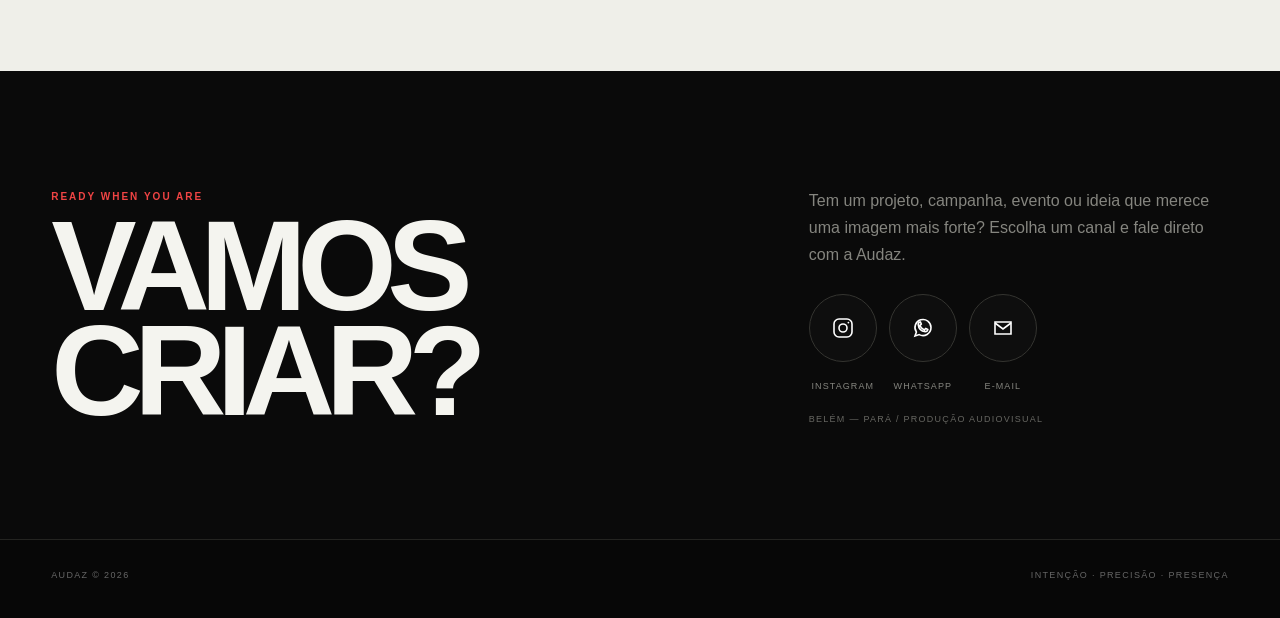
<file: v5.html>
<!doctype html>
<html lang="pt-BR">
<head>
<meta charset="utf-8">
<meta name="viewport" content="width=device-width,initial-scale=1,viewport-fit=cover">
<meta name="theme-color" content="#070707">
<meta name="description" content="AUDAZ — filmes, campanhas, esporte, eventos e conteúdo audiovisual.">
<title>AUDAZ — Portfolio V5</title>
<style>
:root{--bg:#070707;--paper:#efefe9;--ink:#0d0d0d;--white:#f4f4ef;--muted:#8e8e88;--line:#242421;--paperline:#cecec7;--accent:#f04444;--pad:clamp(18px,4vw,58px);--radius:22px;--ease:cubic-bezier(.2,.7,.2,1)}*{box-sizing:border-box}html{scroll-behavior:smooth;background:var(--bg)}body{margin:0;background:var(--bg);color:var(--white);font-family:Inter,ui-sans-serif,-apple-system,BlinkMacSystemFont,"Helvetica Neue",Arial,sans-serif;-webkit-font-smoothing:antialiased;overflow-x:hidden}a{color:inherit;text-decoration:none}button{font:inherit}img,video{display:block;max-width:100%}::selection{background:var(--white);color:var(--bg)}.noise{position:fixed;inset:0;pointer-events:none;z-index:99;opacity:.025;background-image:radial-gradient(circle at 20% 20%,#fff 0 .7px,transparent .8px),radial-gradient(circle at 80% 70%,#fff 0 .7px,transparent .8px);background-size:21px 21px,27px 27px}
.header{position:fixed;z-index:40;left:0;right:0;top:0;height:76px;padding:0 var(--pad);display:flex;align-items:center;justify-content:space-between;mix-blend-mode:difference;color:#fff;pointer-events:none}.header>*{pointer-events:auto}.brand{font-weight:900;font-size:14px;letter-spacing:.24em}.nav{display:flex;align-items:center;gap:28px}.nav a{font-size:10px;text-transform:uppercase;letter-spacing:.16em;font-weight:700;opacity:.78;transition:opacity .2s}.nav a:hover{opacity:1}.social-mini{display:flex;align-items:center;gap:8px}.icon-link{width:38px;height:38px;border:1px solid rgba(255,255,255,.28);border-radius:50%;display:grid;place-items:center;position:relative;transition:transform .25s var(--ease),background .25s,border-color .25s}.icon-link:hover{transform:translateY(-2px);background:#fff;color:#000;border-color:#fff}.icon-link svg{width:16px;height:16px}.icon-link .tip{position:absolute;top:48px;right:0;padding:7px 9px;border-radius:8px;background:#fff;color:#000;font-size:9px;letter-spacing:.08em;text-transform:uppercase;white-space:nowrap;opacity:0;transform:translateY(-4px);pointer-events:none;transition:.2s}.icon-link:hover .tip{opacity:1;transform:none}.menu-btn{display:none;width:42px;height:42px;border:1px solid rgba(255,255,255,.24);border-radius:50%;background:transparent;color:#fff;place-items:center}.menu-btn span,.menu-btn:before,.menu-btn:after{content:"";display:block;width:16px;height:1px;background:currentColor}.menu-btn span{margin:4px 0}.mobile-menu{position:fixed;z-index:35;inset:0;background:#080808;color:#fff;display:grid;align-content:center;padding:90px 26px 40px;transform:translateY(-105%);transition:transform .45s var(--ease)}.mobile-menu.open{transform:none}.mobile-menu a{font-size:clamp(44px,12vw,76px);font-weight:850;letter-spacing:-.06em;line-height:1.02;padding:7px 0}.mobile-socials{display:flex;gap:10px;margin-top:40px}.mobile-socials .icon-link{width:48px;height:48px}.hero{position:relative;height:100svh;min-height:640px;overflow:hidden;background:#090909}.hero-video,.hero-shade{position:absolute;inset:0}.hero-video video{width:100%;height:100%;object-fit:cover;transform:scale(1.02);filter:saturate(.9) contrast(1.06)}.hero-shade{background:linear-gradient(90deg,rgba(0,0,0,.68),rgba(0,0,0,.18) 70%),linear-gradient(to top,rgba(0,0,0,.72),transparent 55%,rgba(0,0,0,.16));z-index:1}.hero-copy{position:absolute;z-index:2;left:var(--pad);right:var(--pad);bottom:clamp(74px,10vh,120px);max-width:1100px}.eyebrow{font-size:10px;line-height:1;text-transform:uppercase;letter-spacing:.2em;font-weight:750;color:#a6a69f}.eyebrow.red{color:var(--accent)}.hero h1{font-size:clamp(58px,10.5vw,170px);font-weight:900;letter-spacing:-.075em;line-height:.82;margin:18px 0 24px;max-width:1000px}.hero-lead{font-size:clamp(14px,1.5vw,19px);line-height:1.55;max-width:560px;color:#d1d1cc}.hero-bottom{position:absolute;z-index:2;left:var(--pad);right:var(--pad);bottom:24px;display:flex;justify-content:space-between;align-items:end;color:#96968f;font-size:9px;text-transform:uppercase;letter-spacing:.17em}.scroll-mark{display:flex;align-items:center;gap:10px}.scroll-mark:before{content:"";height:1px;width:38px;background:#aaa}.ticker{border-top:1px solid var(--line);border-bottom:1px solid var(--line);overflow:hidden;background:#090909}.ticker-track{display:flex;width:max-content;gap:34px;padding:16px 0;animation:ticker 24s linear infinite}.ticker-item{display:flex;gap:34px;align-items:center;font-size:10px;font-weight:800;letter-spacing:.16em;text-transform:uppercase;color:#a8a8a1}.ticker-dot{width:5px;height:5px;border-radius:50%;background:var(--accent)}@keyframes ticker{to{transform:translateX(-50%)}}
.projects{padding:clamp(74px,9vw,138px) var(--pad);background:#090909}.project-head{display:grid;grid-template-columns:1fr 1fr;gap:32px;align-items:end;margin-bottom:38px}.project-head h2{font-size:clamp(50px,7vw,104px);font-weight:900;letter-spacing:-.065em;line-height:.88;margin:10px 0 0}.project-intro{justify-self:end;max-width:440px;color:var(--muted);font-size:14px;line-height:1.7;margin:0}.slat-wrap{overflow:hidden;border-radius:24px}.slats{display:flex;gap:10px;height:min(66vw,620px);min-height:430px}.slat{position:relative;flex:1 1 0;min-width:0;overflow:hidden;border-radius:18px;background:#161616;cursor:pointer;transition:flex .62s cubic-bezier(.22,.8,.2,1),filter .35s ease}.slat.active{flex:4.6 1 0}.slat-media,.slat-shade{position:absolute;inset:0}.slat-media video{width:100%;height:100%;object-fit:cover;filter:brightness(.78) saturate(.94);transform:scale(1.02);transition:filter .3s ease,transform .6s ease}.slat-shade{background:linear-gradient(to top,rgba(0,0,0,.88),rgba(0,0,0,.08) 58%)}.slat:not(.active) .slat-media video{filter:brightness(.52) saturate(.78)}.slat.active .slat-media video{filter:brightness(.83) saturate(.98);transform:scale(1.055)}.slat-meta{position:absolute;z-index:3;left:18px;right:18px;bottom:18px;display:flex;align-items:flex-end;justify-content:space-between;gap:12px}.slat-text{min-width:0;overflow:hidden}.slat-text .eyebrow{color:#b9b9b4;white-space:nowrap}.slat-text h3{font-size:clamp(24px,3vw,46px);line-height:.95;letter-spacing:-.05em;margin:7px 0 0;font-weight:900;white-space:nowrap;opacity:0;transform:translateY(8px);transition:.28s ease}.slat-text p{font-size:11px;color:#c5c5c0;margin:7px 0 0;white-space:nowrap;opacity:0;transition:.28s ease}.slat.active .slat-text h3,.slat.active .slat-text p{opacity:1;transform:none}.slat-num{font-size:9px;letter-spacing:.14em;color:#bbb;white-space:nowrap}.project-hint{display:flex;justify-content:space-between;gap:20px;margin-top:14px;color:#777;font-size:9px;font-weight:700;letter-spacing:.14em;text-transform:uppercase}
.brand-editorial{background:var(--paper);color:var(--ink);padding:clamp(88px,10vw,156px) var(--pad)}.brand-editorial__grid{display:grid;grid-template-columns:.28fr 1.1fr .62fr;gap:clamp(24px,3vw,48px);align-items:start}.brand-editorial__label{font-size:10px;letter-spacing:.18em;text-transform:uppercase;color:#76766f;font-weight:800;padding-top:10px}.brand-editorial__headline h2{margin:0;font-size:clamp(64px,9vw,148px);line-height:.78;letter-spacing:-.078em;font-weight:900}.brand-editorial__sub{margin-top:18px;display:flex;align-items:center;gap:14px}.brand-editorial__sub:before{content:"";width:44px;height:3px;background:var(--accent)}.brand-editorial__sub span{font-size:11px;letter-spacing:.24em;text-transform:uppercase;color:var(--accent);font-weight:900}.brand-editorial__intro{align-self:end;padding-bottom:8px}.brand-editorial__intro p{margin:0;color:#5d5d58;font-size:clamp(15px,1.5vw,20px);line-height:1.72;max-width:430px}.brand-principles{margin-top:clamp(54px,6vw,82px);display:grid;grid-template-columns:repeat(3,1fr);border-top:1px solid var(--paperline);border-bottom:1px solid var(--paperline)}.brand-principle{min-height:240px;padding:24px 24px 28px 0;display:flex;flex-direction:column;justify-content:space-between}.brand-principle+.brand-principle{border-left:1px solid var(--paperline);padding-left:24px}.brand-principle__num{font-size:9px;letter-spacing:.14em;color:#888880}.brand-principle h3{margin:0;font-size:clamp(32px,4vw,62px);line-height:.9;letter-spacing:-.055em;font-weight:900}.brand-principle p{margin:10px 0 0;color:#6a6a64;line-height:1.6;max-width:300px;font-size:13px}.brand-services{margin-top:clamp(46px,5vw,72px)}.brand-services__head{display:flex;align-items:end;justify-content:space-between;gap:30px;margin-bottom:18px}.brand-services__head .eyebrow{color:#6e6e68}.brand-services__head p{margin:0;color:#777771;max-width:430px;line-height:1.6;font-size:12px}.brand-services__list{border-top:1px solid var(--paperline)}.brand-service{display:grid;grid-template-columns:58px 1.1fr .9fr;gap:22px;align-items:center;min-height:104px;border-bottom:1px solid var(--paperline);transition:padding .25s var(--ease),background .25s var(--ease)}.brand-service:hover{padding-left:12px;background:#e9e9e3}.brand-service__num{font-size:9px;letter-spacing:.14em;color:#888880}.brand-service strong{font-size:clamp(24px,3.2vw,48px);letter-spacing:-.05em;line-height:.95;font-weight:900}.brand-service small{justify-self:end;text-align:right;color:#6f6f69;font-size:9px;line-height:1.85;letter-spacing:.11em;text-transform:uppercase}.brand-editorial__note{display:flex;justify-content:space-between;gap:24px;margin-top:20px;color:#888881;font-size:9px;text-transform:uppercase;letter-spacing:.13em}.brand-editorial__note b{color:#222;font-weight:900}
.contact{position:relative;overflow:hidden;background:#0a0a0a;padding:clamp(74px,9vw,138px) var(--pad)}.contact-wrap{display:grid;grid-template-columns:1.2fr .8fr;gap:60px;align-items:end}.contact h2{font-size:clamp(58px,10vw,154px);line-height:.82;letter-spacing:-.075em;margin:12px 0 0;font-weight:900}.contact-side{justify-self:end;width:min(100%,420px)}.contact-side p{color:#85857f;line-height:1.7;margin:0 0 26px}.contact-icons{display:flex;gap:12px;flex-wrap:wrap}.contact-icon{width:68px;height:68px;border-radius:50%;border:1px solid #343430;display:grid;place-items:center;transition:.3s var(--ease);position:relative;background:#0e0e0e;color:#fff}.contact-icon:hover{background:#fff;color:#000;border-color:#fff;transform:translateY(-4px)}.contact-icon svg{width:24px;height:24px}.contact-icon span{position:absolute;left:50%;bottom:-30px;transform:translateX(-50%);font-size:9px;text-transform:uppercase;letter-spacing:.12em;color:#85857f;white-space:nowrap}.contact-note{margin-top:52px;font-size:9px;color:#676762;text-transform:uppercase;letter-spacing:.14em}.whatsapp-pending{cursor:pointer}.toast{position:fixed;z-index:100;left:50%;bottom:24px;transform:translate(-50%,20px);opacity:0;pointer-events:none;background:#fff;color:#000;padding:11px 15px;border-radius:999px;font-size:11px;font-weight:700;transition:.25s}.toast.show{opacity:1;transform:translate(-50%,0)}footer{border-top:1px solid var(--line);padding:30px var(--pad) 38px;display:flex;justify-content:space-between;gap:20px;color:#666;font-size:9px;text-transform:uppercase;letter-spacing:.15em}
@media(max-width:980px){.brand-editorial__grid{grid-template-columns:1fr}.brand-editorial__intro{align-self:start}.brand-principles{grid-template-columns:1fr}.brand-principle,.brand-principle+.brand-principle{min-height:auto;padding:24px 0;border-left:0;border-bottom:1px solid var(--paperline)}.brand-principle:last-child{border-bottom:0}.brand-principle h3{margin-top:34px}.brand-service{grid-template-columns:48px 1fr}.brand-service small{grid-column:2;justify-self:start;text-align:left;padding-bottom:16px}.brand-services__head{align-items:flex-start;flex-direction:column}}
@media(max-width:900px){.nav{display:none}.menu-btn{display:grid}.social-mini .icon-link{display:none}.social-mini .menu-btn{display:grid}.project-head,.contact-wrap{grid-template-columns:1fr}.project-intro,.contact-side{justify-self:start}.slats{height:520px}.slat.active{flex:3.6 1 0}.contact-side{justify-self:start}.hero h1{font-size:clamp(58px,14vw,110px)}}
@media(max-width:660px){.header{height:66px}.hero{min-height:610px}.hero-copy{bottom:86px}.hero-lead{max-width:90%}.hero-bottom{bottom:18px}.projects,.brand-editorial,.contact{padding-left:18px;padding-right:18px}.slat-wrap{overflow:visible}.slats{overflow-x:auto;overscroll-behavior-x:contain;scroll-snap-type:x mandatory;height:540px;gap:10px;padding-right:18px;scrollbar-width:none}.slats::-webkit-scrollbar{display:none}.slat,.slat.active{flex:0 0 78vw;scroll-snap-align:center;border-radius:16px}.slat-text h3,.slat-text p{opacity:1;transform:none}.slat:not(.mobile-active) .slat-media video{filter:brightness(.58) saturate(.82)}.slat.mobile-active .slat-media video{filter:brightness(.82)}.project-hint span:last-child{display:none}.brand-editorial{padding-top:72px;padding-bottom:72px}.brand-editorial__headline h2{font-size:clamp(58px,18vw,102px)}.brand-principles{margin-top:46px}.brand-service{min-height:auto;padding:20px 0}.brand-service:hover{padding-left:0;background:transparent}.brand-editorial__note{flex-direction:column;gap:8px}.contact-icon{width:60px;height:60px}.contact-icon span{display:none}footer{flex-direction:column}}
@media(prefers-reduced-motion:reduce){html{scroll-behavior:auto}.ticker-track{animation:none}.slat,.icon-link,.contact-icon{transition:none}}
</style>
</head>
<body>
<div class="noise" aria-hidden="true"></div>
<header class="header"><a class="brand" href="#top" aria-label="AUDAZ — início">AUDAZ</a><nav class="nav"><a href="#focus">Em foco</a><a href="#system">Sobre</a><a href="#system">Atuação</a><a href="#contact">Contato</a></nav><div class="social-mini"><a class="icon-link" href="https://instagram.com/osilasmerces" target="_blank" rel="noreferrer" aria-label="Instagram"><svg viewBox="0 0 24 24" fill="none" stroke="currentColor" stroke-width="1.7"><rect x="3" y="3" width="18" height="18" rx="5"/><circle cx="12" cy="12" r="4"/><circle cx="17.4" cy="6.6" r=".9" fill="currentColor" stroke="none"/></svg><span class="tip">Instagram</span></a><a class="icon-link" href="mailto:produtoraaudaz@gmail.com" aria-label="E-mail"><svg viewBox="0 0 24 24" fill="none" stroke="currentColor" stroke-width="1.7"><path d="M4 6h16v12H4z"/><path d="m4 7 8 6 8-6"/></svg><span class="tip">E-mail</span></a><button class="menu-btn" id="menuBtn" type="button" aria-label="Abrir menu" aria-expanded="false"><span></span></button></div></header>
<div class="mobile-menu" id="mobileMenu" aria-hidden="true"><a href="#focus">Em foco</a><a href="#system">Sobre</a><a href="#system">Atuação</a><a href="#contact">Contato</a><div class="mobile-socials"><a class="icon-link" href="https://instagram.com/osilasmerces" target="_blank" rel="noreferrer" aria-label="Instagram"><svg viewBox="0 0 24 24" fill="none" stroke="currentColor" stroke-width="1.7"><rect x="3" y="3" width="18" height="18" rx="5"/><circle cx="12" cy="12" r="4"/><circle cx="17.4" cy="6.6" r=".9" fill="currentColor" stroke="none"/></svg></a><a class="icon-link" href="mailto:produtoraaudaz@gmail.com" aria-label="E-mail"><svg viewBox="0 0 24 24" fill="none" stroke="currentColor" stroke-width="1.7"><path d="M4 6h16v12H4z"/><path d="m4 7 8 6 8-6"/></svg></a></div></div>
<main id="top">
<section class="hero"><div class="hero-video"><video autoplay muted loop playsinline preload="auto" src="assets/video/tw-cross-hero.mp4"></video></div><div class="hero-shade"></div><div class="hero-copy"><div class="eyebrow red">Belém — Brasil / Produção audiovisual</div><h1>IDEIAS QUE<br>OCUPAM ESPAÇO.</h1><p class="hero-lead">Filmes, campanhas, esporte, eventos e conteúdo construídos para transformar atenção em presença.</p></div><div class="hero-bottom"><span>AUDAZ / 2026</span><span class="scroll-mark">Role para explorar</span></div></section>
<div class="ticker" aria-hidden="true"><div class="ticker-track"><span class="ticker-item">FILMES & CAMPANHAS <i class="ticker-dot"></i></span><span class="ticker-item">CONTEÚDO DE MARCA <i class="ticker-dot"></i></span><span class="ticker-item">ESPORTE & EVENTOS <i class="ticker-dot"></i></span><span class="ticker-item">PÓS-PRODUÇÃO <i class="ticker-dot"></i></span><span class="ticker-item">FILMES & CAMPANHAS <i class="ticker-dot"></i></span><span class="ticker-item">CONTEÚDO DE MARCA <i class="ticker-dot"></i></span><span class="ticker-item">ESPORTE & EVENTOS <i class="ticker-dot"></i></span><span class="ticker-item">PÓS-PRODUÇÃO <i class="ticker-dot"></i></span></div></div>
<section class="projects" id="focus"><div class="project-head"><div><div class="eyebrow">Projetos selecionados / Curadoria</div><h2>EM FOCO.</h2></div><p class="project-intro">Uma seleção de trabalhos onde direção, ritmo, captação e pós se encontram. Passe pelo frame e deixe o projeto falar.</p></div><div class="slat-wrap"><div class="slats" id="slats">
<article class="slat active" data-slat><div class="slat-media"><video muted loop playsinline preload="metadata" src="assets/video/tw-cross-hero.mp4"></video></div><div class="slat-shade"></div><div class="slat-meta"><div class="slat-text"><div class="eyebrow">Sport / Film</div><h3>TW CROSS</h3><p>Captação · Edição · Ritmo</p></div><span class="slat-num">01</span></div></article>
<article class="slat" data-slat><div class="slat-media"><video muted loop playsinline preload="metadata" src="assets/video/sequence-04.mp4"></video></div><div class="slat-shade"></div><div class="slat-meta"><div class="slat-text"><div class="eyebrow">Film / Campaign</div><h3>SEQUENCE 04</h3><p>Direção · Captação · Edição</p></div><span class="slat-num">02</span></div></article>
<article class="slat" data-slat><div class="slat-media"><video muted loop playsinline preload="metadata" src="assets/video/pet-patty.mp4"></video></div><div class="slat-shade"></div><div class="slat-meta"><div class="slat-text"><div class="eyebrow">Content</div><h3>PET PATTY</h3><p>Conteúdo de marca · Social</p></div><span class="slat-num">03</span></div></article>
<article class="slat" data-slat><div class="slat-media"><video muted loop playsinline preload="metadata" src="assets/video/take-the-risk.mp4"></video></div><div class="slat-shade"></div><div class="slat-meta"><div class="slat-text"><div class="eyebrow">Personal / Film</div><h3>TAKE THE RISK</h3><p>Filme · Edição · Ritmo</p></div><span class="slat-num">04</span></div></article>
<article class="slat" data-slat><div class="slat-media"><video muted loop playsinline preload="metadata" src="assets/video/pilula-02.mp4"></video></div><div class="slat-shade"></div><div class="slat-meta"><div class="slat-text"><div class="eyebrow">Social / Content</div><h3>PÍLULA 02</h3><p>Conteúdo · Edição</p></div><span class="slat-num">05</span></div></article>
</div></div><div class="project-hint"><span>Passe o mouse para expandir</span><span>Arraste no celular</span></div></section>
<section class="brand-editorial" id="system"><div class="brand-editorial__grid"><div class="brand-editorial__label">AUDAZ / DIREÇÃO</div><div class="brand-editorial__headline"><h2>AUDIOVISUAL</h2><div class="brand-editorial__sub"><span>COM INTENÇÃO</span></div></div><div class="brand-editorial__intro"><p>Criamos imagens para marcas, campanhas e experiências que precisam ser percebidas com clareza, força e presença.</p></div></div><div class="brand-principles"><article class="brand-principle"><span class="brand-principle__num">01</span><div><h3>INTENÇÃO.</h3><p>Cada escolha visual começa com um motivo.</p></div></article><article class="brand-principle"><span class="brand-principle__num">02</span><div><h3>PRECISÃO.</h3><p>Execução afiada do set ao último corte.</p></div></article><article class="brand-principle"><span class="brand-principle__num">03</span><div><h3>PRESENÇA.</h3><p>Imagens feitas para ocupar espaço na memória.</p></div></article></div><div class="brand-services"><div class="brand-services__head"><div class="eyebrow">O que fazemos / 04 frentes</div><p>Da ideia ao acabamento, a linguagem muda conforme o projeto. O critério não: cada entrega precisa ter função e presença.</p></div><div class="brand-services__list"><div class="brand-service"><span class="brand-service__num">01</span><strong>FILMES & CAMPANHAS</strong><small>Brand film · Comercial · Institucional · Lançamentos</small></div><div class="brand-service"><span class="brand-service__num">02</span><strong>CONTEÚDO DE MARCA</strong><small>Séries · Reels · Conteúdo recorrente · Social</small></div><div class="brand-service"><span class="brand-service__num">03</span><strong>ESPORTE & EVENTOS</strong><small>Media Day · Aftermovie · Cobertura · Ativações</small></div><div class="brand-service"><span class="brand-service__num">04</span><strong>PÓS-PRODUÇÃO</strong><small>Edição · Motion · Color · Sound</small></div></div></div><div class="brand-editorial__note"><span><b>AUDAZ</b> — audiovisual útil para o negócio.</span><span>Belém / Pará</span></div></section>
<section class="contact" id="contact"><div class="contact-wrap"><div><div class="eyebrow red">Ready when you are</div><h2>VAMOS<br>CRIAR?</h2></div><div class="contact-side"><p>Tem um projeto, campanha, evento ou ideia que merece uma imagem mais forte? Escolha um canal e fale direto com a Audaz.</p><div class="contact-icons"><a class="contact-icon" href="https://instagram.com/osilasmerces" target="_blank" rel="noreferrer" aria-label="Abrir Instagram"><svg viewBox="0 0 24 24" fill="none" stroke="currentColor" stroke-width="1.6"><rect x="3" y="3" width="18" height="18" rx="5"/><circle cx="12" cy="12" r="4"/><circle cx="17.4" cy="6.6" r=".9" fill="currentColor" stroke="none"/></svg><span>Instagram</span></a><button class="contact-icon whatsapp-pending" id="whatsBtn" type="button" aria-label="WhatsApp"><svg viewBox="0 0 24 24" fill="none" stroke="currentColor" stroke-width="1.6"><path d="M20 11.6a8 8 0 0 1-11.8 7L4 20l1.4-4A8 8 0 1 1 20 11.6Z"/><path d="M9 8.5c.3 2.7 1.8 4.3 4.5 5.3l1.3-1.3 2 .9c-.2 1.4-1.2 2.2-2.6 2.2-3.8-.4-6.6-3.2-7-7 0-1.4.8-2.4 2.2-2.6l.9 2-1.3 1.5Z"/></svg><span>WhatsApp</span></button><a class="contact-icon" href="mailto:produtoraaudaz@gmail.com" aria-label="Enviar e-mail"><svg viewBox="0 0 24 24" fill="none" stroke="currentColor" stroke-width="1.6"><path d="M4 6h16v12H4z"/><path d="m4 7 8 6 8-6"/></svg><span>E-mail</span></a></div><div class="contact-note">Belém — Pará / Produção audiovisual</div></div></div></section>
</main>
<footer><span>AUDAZ © 2026</span><span>INTENÇÃO · PRECISÃO · PRESENÇA</span></footer><div class="toast" id="toast">Adicione seu número do WhatsApp nesta versão</div>
<script>
const menuBtn=document.querySelector('#menuBtn'),mobileMenu=document.querySelector('#mobileMenu');if(menuBtn){menuBtn.addEventListener('click',()=>{const open=mobileMenu.classList.toggle('open');menuBtn.setAttribute('aria-expanded',String(open));mobileMenu.setAttribute('aria-hidden',String(!open))});mobileMenu.querySelectorAll('a').forEach(a=>a.addEventListener('click',()=>{mobileMenu.classList.remove('open');menuBtn.setAttribute('aria-expanded','false');mobileMenu.setAttribute('aria-hidden','true')}))}
const slats=[...document.querySelectorAll('[data-slat]')];function activateSlat(s){slats.forEach(x=>{const v=x.querySelector('video');const active=x===s;x.classList.toggle('active',active);if(active){v.play().catch(()=>{})}else{v.pause()}})}slats.forEach(s=>{s.addEventListener('mouseenter',()=>activateSlat(s));s.addEventListener('focusin',()=>activateSlat(s))});if(slats[0])activateSlat(slats[0]);
if(matchMedia('(max-width:660px)').matches){const io=new IntersectionObserver(es=>{es.forEach(e=>{if(e.isIntersecting&&e.intersectionRatio>.58){slats.forEach(s=>s.classList.remove('mobile-active'));e.target.classList.add('mobile-active');activateSlat(e.target)}})},{threshold:[.58,.7]});slats.forEach(s=>io.observe(s))}
const whats=document.querySelector('#whatsBtn'),toast=document.querySelector('#toast');if(whats){whats.addEventListener('click',()=>{toast.classList.add('show');clearTimeout(window.__toast);window.__toast=setTimeout(()=>toast.classList.remove('show'),2200)})}
</script>
</body>
</html>
</file>
<file: v2/styles.css>
:root{--bg:#070707;--paper:#0c0c0c;--ink:#f4f4ef;--muted:#8e8e88;--line:#242421;--accent:#f04444;--pad:clamp(18px,4vw,58px);--radius:22px;--ease:cubic-bezier(.2,.7,.2,1)}*{box-sizing:border-box}html{scroll-behavior:smooth;background:var(--bg)}body{margin:0;background:var(--bg);color:var(--ink);font-family:Inter,ui-sans-serif,-apple-system,BlinkMacSystemFont,"Helvetica Neue",Arial,sans-serif;-webkit-font-smoothing:antialiased;overflow-x:hidden}a{color:inherit;text-decoration:none}button{font:inherit}img,video{display:block;max-width:100%}::selection{background:var(--ink);color:var(--bg)}.noise{position:fixed;inset:0;pointer-events:none;z-index:99;opacity:.025;background-image:radial-gradient(circle at 20% 20%,#fff 0 .7px,transparent .8px),radial-gradient(circle at 80% 70%,#fff 0 .7px,transparent .8px);background-size:21px 21px,27px 27px}.header{position:fixed;z-index:40;left:0;right:0;top:0;height:76px;padding:0 var(--pad);display:flex;align-items:center;justify-content:space-between;mix-blend-mode:difference;color:#fff;pointer-events:none}.header>*{pointer-events:auto}.brand{font-weight:900;font-size:14px;letter-spacing:.24em}.nav{display:flex;align-items:center;gap:28px}.nav a{font-size:10px;text-transform:uppercase;letter-spacing:.16em;font-weight:700;opacity:.78;transition:opacity .2s}.nav a:hover{opacity:1}.social-mini{display:flex;align-items:center;gap:8px}.icon-link{width:38px;height:38px;border:1px solid rgba(255,255,255,.28);border-radius:50%;display:grid;place-items:center;position:relative;transition:transform .25s var(--ease),background .25s,border-color .25s}.icon-link:hover{transform:translateY(-2px);background:#fff;color:#000;border-color:#fff}.icon-link svg{width:16px;height:16px}.icon-link .tip{position:absolute;top:48px;right:0;padding:7px 9px;border-radius:8px;background:#fff;color:#000;font-size:9px;letter-spacing:.08em;text-transform:uppercase;white-space:nowrap;opacity:0;transform:translateY(-4px);pointer-events:none;transition:.2s}.icon-link:hover .tip{opacity:1;transform:none}.menu-btn{display:none;width:42px;height:42px;border:1px solid rgba(255,255,255,.24);border-radius:50%;background:transparent;color:#fff;place-items:center}.menu-btn span,.menu-btn:before,.menu-btn:after{content:"";display:block;width:16px;height:1px;background:currentColor}.menu-btn span{margin:4px 0}.mobile-menu{position:fixed;z-index:35;inset:0;background:#080808;color:#fff;display:grid;align-content:center;padding:90px 26px 40px;transform:translateY(-105%);transition:transform .45s var(--ease)}.mobile-menu.open{transform:none}.mobile-menu a{font-size:clamp(44px,12vw,76px);font-weight:850;letter-spacing:-.06em;line-height:1.02;padding:7px 0}.mobile-socials{display:flex;gap:10px;margin-top:40px}.mobile-socials .icon-link{width:48px;height:48px}.hero{position:relative;height:100svh;min-height:640px;overflow:hidden;background:#090909}.hero-video,.hero-shade{position:absolute;inset:0}.hero-video video{width:100%;height:100%;object-fit:cover;transform:scale(1.02);filter:saturate(.9) contrast(1.06)}.hero-shade{background:linear-gradient(90deg,rgba(0,0,0,.68),rgba(0,0,0,.18) 70%),linear-gradient(to top,rgba(0,0,0,.72),transparent 55%,rgba(0,0,0,.16));z-index:1}.hero-copy{position:absolute;z-index:2;left:var(--pad);right:var(--pad);bottom:clamp(74px,10vh,120px);max-width:1100px}.eyebrow{font-size:10px;line-height:1;text-transform:uppercase;letter-spacing:.2em;font-weight:750;color:#a6a69f}.eyebrow.red{color:var(--accent)}.hero h1{font-size:clamp(58px,10.5vw,170px);font-weight:900;letter-spacing:-.075em;line-height:.82;margin:18px 0 24px;max-width:1000px}.hero-lead{font-size:clamp(14px,1.5vw,19px);line-height:1.55;max-width:560px;color:#d1d1cc}.hero-bottom{position:absolute;z-index:2;left:var(--pad);right:var(--pad);bottom:24px;display:flex;justify-content:space-between;align-items:end;color:#96968f;font-size:9px;text-transform:uppercase;letter-spacing:.17em}.scroll-mark{display:flex;align-items:center;gap:10px}.scroll-mark:before{content:"";height:1px;width:38px;background:#aaa}.ticker{border-top:1px solid var(--line);border-bottom:1px solid var(--line);overflow:hidden;background:#090909}.ticker-track{display:flex;width:max-content;gap:34px;padding:16px 0;animation:ticker 24s linear infinite}.ticker-item{display:flex;gap:34px;align-items:center;font-size:10px;font-weight:800;letter-spacing:.16em;text-transform:uppercase;color:#a8a8a1}.ticker-dot{width:5px;height:5px;border-radius:50%;background:var(--accent)}@keyframes ticker{to{transform:translateX(-50%)}}.section{padding:clamp(74px,9vw,138px) var(--pad)}.section-head{display:grid;grid-template-columns:1fr 1fr;gap:32px;align-items:end;margin-bottom:42px}.section-head h2{font-size:clamp(50px,7vw,104px);font-weight:900;letter-spacing:-.065em;line-height:.88;margin:10px 0 0}.section-intro{justify-self:end;max-width:440px;color:var(--muted);font-size:14px;line-height:1.7;margin:0}.rule{height:1px;background:var(--line)}.work{background:#090909}.work-grid{display:grid;grid-template-columns:repeat(12,minmax(0,1fr));gap:14px}.work-card{grid-column:span 6;position:relative;min-height:min(61vw,680px);overflow:hidden;border-radius:var(--radius);background:#111;isolation:isolate}.work-card.wide{grid-column:span 12;min-height:min(54vw,720px)}.work-media{position:absolute;inset:0}.work-media video{width:100%;height:100%;object-fit:cover;filter:saturate(.85) brightness(.82);transform:scale(1.005);transition:transform .8s var(--ease),filter .4s}.work-card:hover .work-media video{transform:scale(1.035);filter:saturate(1) brightness(.88)}.work-overlay{position:absolute;inset:0;background:linear-gradient(to top,rgba(0,0,0,.88),rgba(0,0,0,.06) 58%,rgba(0,0,0,.14));z-index:1}.work-meta{position:absolute;z-index:2;left:24px;right:24px;bottom:22px;display:flex;justify-content:space-between;align-items:end;gap:20px}.work-meta h3{font-size:clamp(30px,4vw,60px);font-weight:850;letter-spacing:-.05em;margin:7px 0 4px}.work-meta p{margin:0;color:#bcbcb6;font-size:12px}.work-num{align-self:flex-start;font-size:9px;letter-spacing:.16em;color:#a0a099}.hover-dot{position:absolute;z-index:3;width:74px;height:74px;border-radius:50%;background:rgba(255,255,255,.94);color:#000;display:grid;place-items:center;font-size:9px;text-transform:uppercase;letter-spacing:.1em;font-weight:800;opacity:0;transform:translate(-50%,-50%) scale(.7);pointer-events:none;transition:opacity .18s,transform .18s}.work-card:hover .hover-dot{opacity:1;transform:translate(-50%,-50%) scale(1)}.frames{padding-top:20px}.frame-head{display:flex;justify-content:space-between;gap:20px;align-items:end;padding:0 var(--pad) 22px}.frame-head h2{font-size:clamp(34px,5vw,74px);letter-spacing:-.06em;line-height:.9;margin:7px 0 0}.frame-hint{font-size:9px;text-transform:uppercase;letter-spacing:.16em;color:#777}.frame-rail{display:flex;gap:10px;overflow-x:auto;padding:0 var(--pad) 20px;scroll-snap-type:x mandatory;scrollbar-width:none}.frame-rail::-webkit-scrollbar{display:none}.frame-tile{flex:0 0 clamp(210px,28vw,420px);aspect-ratio:4/5;border-radius:18px;overflow:hidden;background:#111;position:relative;scroll-snap-align:start}.frame-tile video{width:100%;height:100%;object-fit:cover;filter:saturate(.8) brightness(.8);transition:transform .5s var(--ease),filter .35s}.frame-tile:hover video{transform:scale(1.03);filter:saturate(1) brightness(.9)}.frame-label{position:absolute;left:16px;bottom:14px;font-size:9px;text-transform:uppercase;letter-spacing:.13em;font-weight:750;color:#fff;background:rgba(0,0,0,.32);backdrop-filter:blur(7px);padding:7px 9px;border-radius:999px}.about-grid{display:grid;grid-template-columns:.7fr 1.3fr;gap:clamp(34px,7vw,100px);align-items:start}.about-big{font-size:clamp(42px,7vw,102px);line-height:.92;letter-spacing:-.065em;font-weight:900;margin:0}.about-copy{color:#a4a49e;line-height:1.8;font-size:clamp(15px,1.6vw,19px);max-width:690px;margin-top:24px}.pillars{display:grid;grid-template-columns:repeat(3,1fr);border-top:1px solid var(--line);margin-top:72px}.pillar{padding:28px 22px 6px 0;border-right:1px solid var(--line);min-height:170px}.pillar:last-child{border-right:0;padding-left:22px}.pillar:nth-child(2){padding-left:22px}.pillar-num{font-size:9px;color:#777;letter-spacing:.16em}.pillar h3{font-size:clamp(24px,3vw,40px);letter-spacing:-.05em;margin:16px 0 8px}.pillar p{font-size:12px;line-height:1.6;color:#777;margin:0;max-width:240px}.cap{background:#efefe9;color:#0d0d0d}.cap .eyebrow{color:#666}.cap-list{border-top:1px solid #c8c8c2}.cap-row{display:grid;grid-template-columns:80px 1fr 1fr;gap:24px;align-items:center;padding:28px 0;border-bottom:1px solid #c8c8c2;transition:padding .25s var(--ease)}.cap-row:hover{padding-left:14px}.cap-num{font-size:10px;color:#777;letter-spacing:.14em}.cap-title{font-size:clamp(25px,4vw,54px);font-weight:850;letter-spacing:-.05em}.cap-tags{font-size:10px;letter-spacing:.11em;text-transform:uppercase;color:#70706b;line-height:1.8;text-align:right}.contact{position:relative;overflow:hidden;background:#0a0a0a}.contact-wrap{display:grid;grid-template-columns:1.2fr .8fr;gap:60px;align-items:end}.contact h2{font-size:clamp(58px,10vw,154px);line-height:.82;letter-spacing:-.075em;margin:12px 0 0;font-weight:900}.contact-side{justify-self:end;width:min(100%,420px)}.contact-side p{color:#85857f;line-height:1.7;margin:0 0 26px}.contact-icons{display:flex;gap:12px;flex-wrap:wrap}.contact-icon{width:68px;height:68px;border-radius:50%;border:1px solid #343430;display:grid;place-items:center;transition:.3s var(--ease);position:relative;background:#0e0e0e;color:#fff}.contact-icon:hover{background:#fff;color:#000;border-color:#fff;transform:translateY(-4px)}.contact-icon svg{width:24px;height:24px}.contact-icon span{position:absolute;left:50%;bottom:-30px;transform:translateX(-50%);font-size:9px;text-transform:uppercase;letter-spacing:.12em;color:#85857f;white-space:nowrap}.contact-note{margin-top:52px;font-size:9px;color:#676762;text-transform:uppercase;letter-spacing:.14em}.whatsapp-pending{cursor:pointer}.toast{position:fixed;z-index:100;left:50%;bottom:24px;transform:translate(-50%,20px);opacity:0;pointer-events:none;background:#fff;color:#000;padding:11px 15px;border-radius:999px;font-size:11px;font-weight:700;transition:.25s}.toast.show{opacity:1;transform:translate(-50%,0)}footer{border-top:1px solid var(--line);padding:30px var(--pad) 38px;display:flex;justify-content:space-between;gap:20px;color:#666;font-size:9px;text-transform:uppercase;letter-spacing:.15em}@media (max-width:900px){.nav{display:none}.menu-btn{display:grid}.social-mini .icon-link{display:none}.social-mini .menu-btn{display:grid}.section-head,.about-grid,.contact-wrap{grid-template-columns:1fr}.section-intro{justify-self:start}.work-card,.work-card.wide{grid-column:span 12;min-height:74vw}.pillars{grid-template-columns:1fr}.pillar,.pillar:nth-child(2),.pillar:last-child{border-right:0;border-bottom:1px solid var(--line);padding:24px 0;min-height:auto}.cap-row{grid-template-columns:50px 1fr}.cap-tags{grid-column:2;text-align:left}.contact-side{justify-self:start}.hero h1{font-size:clamp(58px,14vw,110px)}}@media (max-width:600px){.header{height:66px}.hero{min-height:610px}.hero-copy{bottom:86px}.hero-lead{max-width:90%}.hero-bottom{bottom:18px}.section{padding-top:72px;padding-bottom:72px}.work-grid{gap:10px}.work-card,.work-card.wide{min-height:118vw;border-radius:16px}.work-meta{left:18px;right:18px;bottom:18px}.hover-dot{display:none}.frame-tile{flex-basis:72vw}.contact-icon{width:60px;height:60px}.contact-icon span{display:none}.cap-row{padding:22px 0}.cap-title{font-size:30px}footer{flex-direction:column}}@media (prefers-reduced-motion:reduce){html{scroll-behavior:auto}.ticker-track{animation:none}.work-media video,.frame-tile video{transition:none}}
</file>
